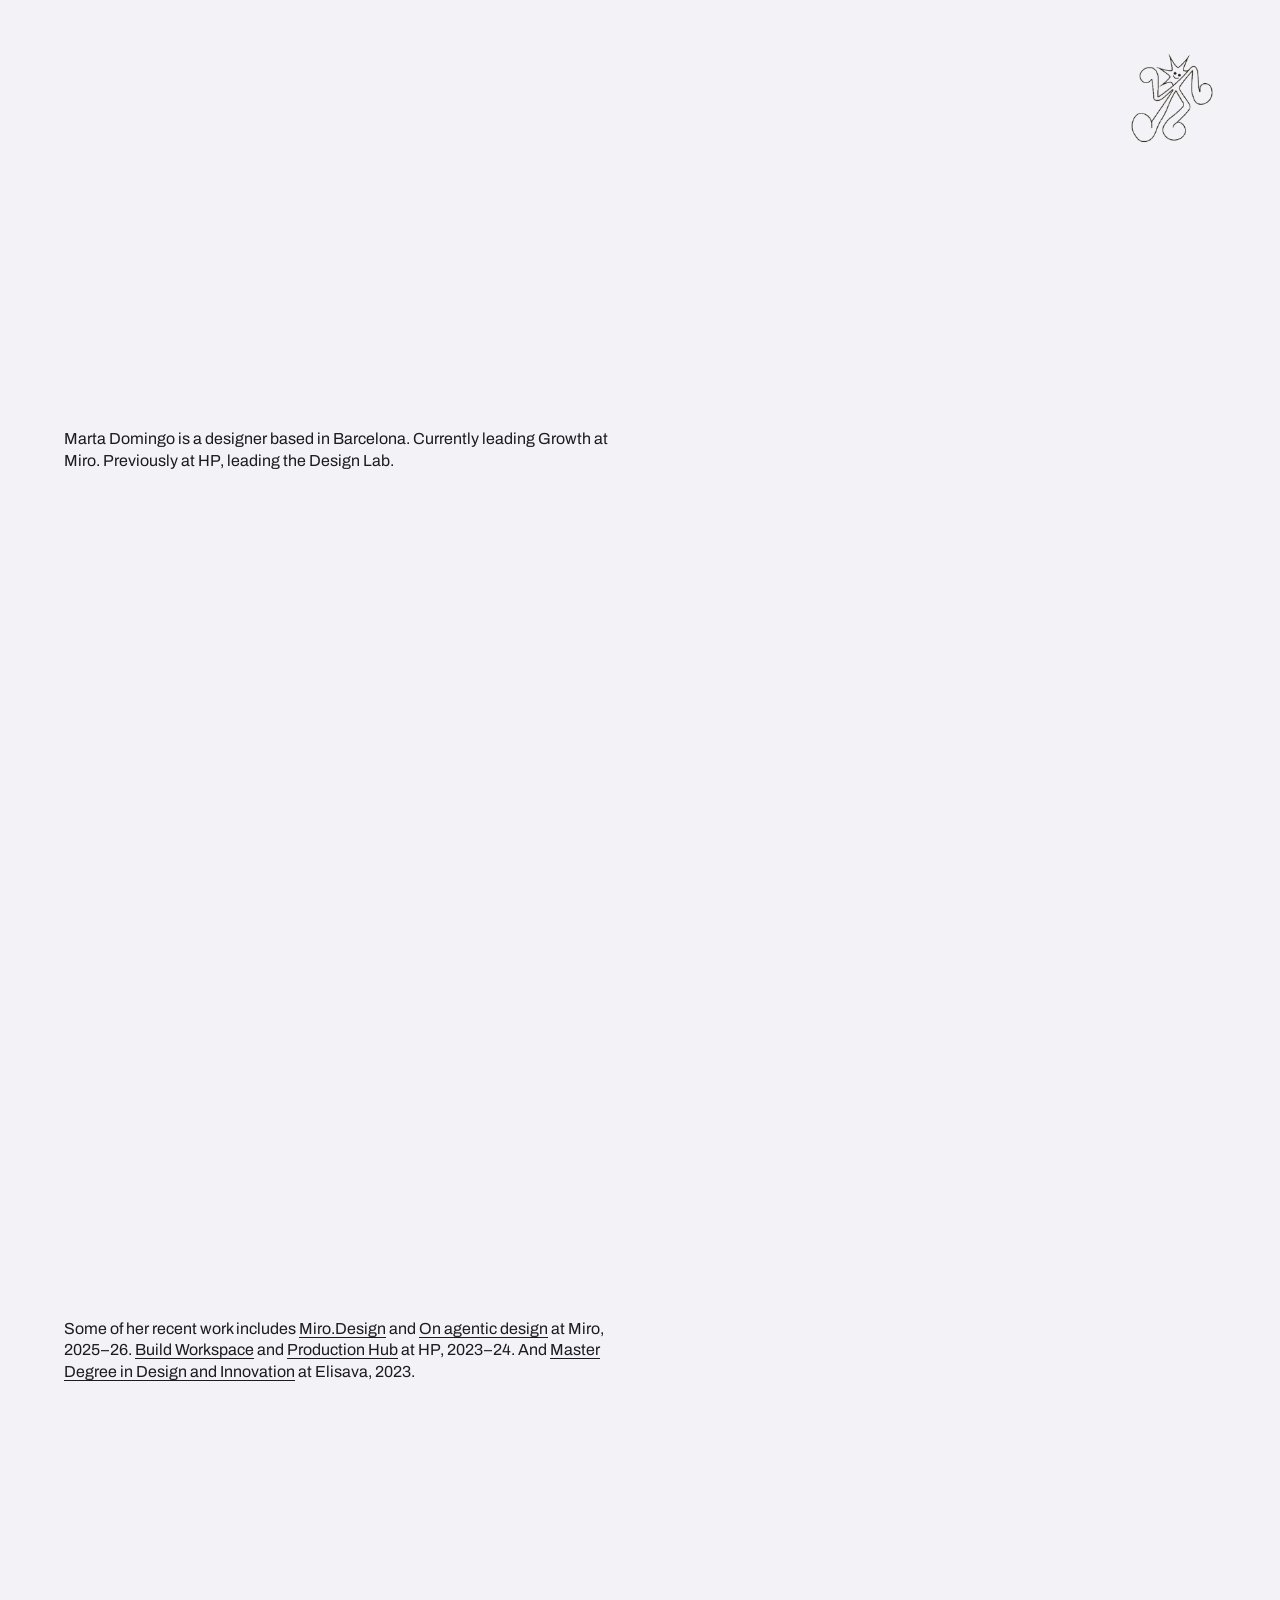
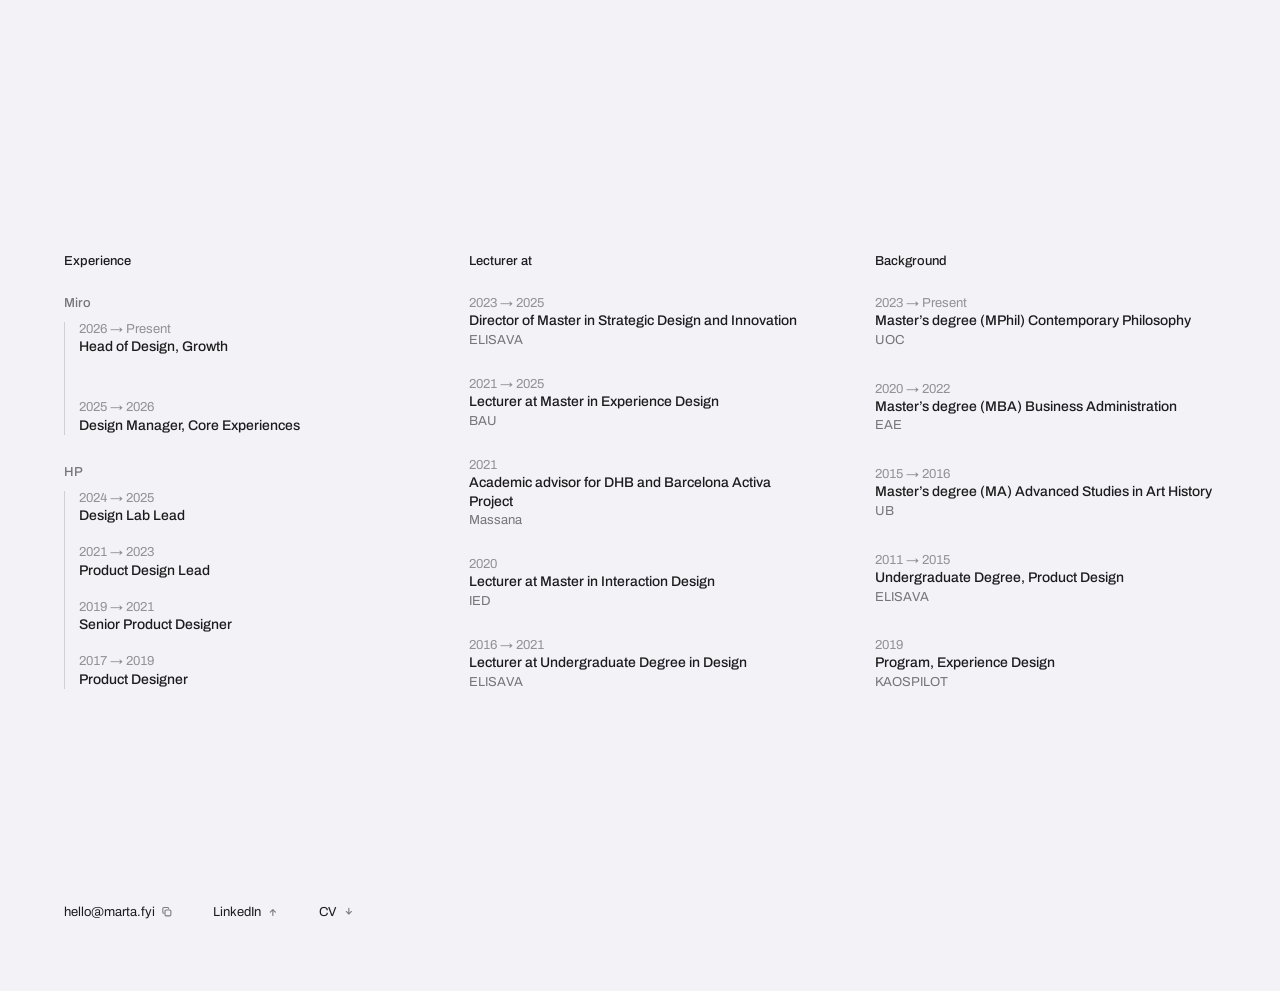
<file: index.html>
<!DOCTYPE html>
<html lang="en">
<head>
<meta charset="utf-8">
<meta name="viewport" content="width=device-width, initial-scale=1">
<title>what time is it</title>
<meta name="description" content="Marta Domingo is a designer based in Barcelona. Head of Design for Growth at Miro.">
<link rel="canonical" href="https://marta.fyi/">
<meta name="theme-color" content="#F2F2F7">
<meta property="og:type" content="website">
<meta property="og:url" content="https://marta.fyi/">
<meta property="og:title" content="Marta Domingo">
<meta property="og:description" content="Marta Domingo is a designer based in Barcelona. Head of Design for Growth at Miro.">
<meta property="og:image" content="https://marta.fyi/assets/og-card.png">
<meta property="og:image:width" content="1200">
<meta property="og:image:height" content="630">
<meta name="twitter:card" content="summary_large_image">
<link rel="icon" href="/favicon.ico" sizes="32x32">
<link rel="icon" type="image/svg+xml" href="/assets/favicon.svg">
<link rel="apple-touch-icon" sizes="180x180" href="/assets/apple-touch-icon.png">
<link rel="preconnect" href="https://fonts.googleapis.com">
<link rel="preconnect" href="https://fonts.gstatic.com" crossorigin>
<link href="https://fonts.googleapis.com/css2?family=Archivo:wght@400;500&display=swap" rel="stylesheet">
<link rel="stylesheet" href="/style.css">
</head>
<body>
  <h1 class="sr-only">Marta Domingo</h1>
  <a class="home" href="#top" aria-label="Back to top">
    <img class="spinner" src="/assets/spinner.png" alt="">
  </a>

  <section>
    <div class="col">
      <p class="lede">Marta Domingo is a designer based in Barcelona. Currently leading Growth at Miro. Previously at HP, leading the Design Lab.</p>
    </div>
  </section>

  <section>
    <div class="col">
      <p class="lede">Some of her recent work includes
        <!-- work:start -->
      <a href="/work/miro-design/">Miro.Design</a> and <a href="/work/agentic-design/">On agentic design</a> at Miro, 2025–26. <a href="/work/build-workspace/">Build Workspace</a> and <a href="/work/production-hub/">Production Hub</a> at HP, 2023–24. And <a href="/work/elisava-master/">Master Degree in Design and Innovation</a> at Elisava, 2023.
        <!-- work:end -->
      </p>
    </div>
  </section>

  <section class="vita">
    <div class="col">
      <div class="groups">

        <div class="group">
          <h2>Experience</h2>
          <ul class="entries">
            <li class="run">
              <p class="org">Miro</p>
              <ul class="roles">
                <li>
                  <p class="dates">2026 &rarr; Present</p>
                  <h3>Head of Design, Growth</h3>
                </li>
                <li>
                  <p class="dates">2025 &rarr; 2026</p>
                  <h3>Design Manager, Core Experiences</h3>
                </li>
              </ul>
            </li>
            <li class="run">
              <p class="org">HP</p>
              <ul class="roles">
                <li>
                  <p class="dates">2024 &rarr; 2025</p>
                  <h3>Design Lab Lead</h3>
                </li>
                <li>
                  <p class="dates">2021 &rarr; 2023</p>
                  <h3>Product Design Lead</h3>
                </li>
                <li>
                  <p class="dates">2019 &rarr; 2021</p>
                  <h3>Senior Product Designer</h3>
                </li>
                <li>
                  <p class="dates">2017 &rarr; 2019</p>
                  <h3>Product Designer</h3>
                </li>
              </ul>
            </li>
          </ul>
        </div>

        <div class="group">
          <h2>Lecturer at</h2>
          <ul class="entries">
            <li>
              <p class="dates">2023 &rarr; 2025</p>
              <h3>Director of Master in Strategic Design and Innovation</h3>
              <p class="sub">ELISAVA</p>
            </li>
            <li>
              <p class="dates">2021 &rarr; 2025</p>
              <h3>Lecturer at Master in Experience Design</h3>
              <p class="sub">BAU</p>
            </li>
            <li>
              <p class="dates">2021</p>
              <h3>Academic advisor for DHB and Barcelona Activa Project</h3>
              <p class="sub">Massana</p>
            </li>
            <li>
              <p class="dates">2020</p>
              <h3>Lecturer at Master in Interaction Design</h3>
              <p class="sub">IED</p>
            </li>
            <li>
              <p class="dates">2016 &rarr; 2021</p>
              <h3>Lecturer at Undergraduate Degree in Design</h3>
              <p class="sub">ELISAVA</p>
            </li>
          </ul>
        </div>

        <div class="group">
          <h2>Background</h2>
          <ul class="entries">
            <li>
              <p class="dates">2023 &rarr; Present</p>
              <h3>Master&rsquo;s degree (MPhil) Contemporary Philosophy</h3>
              <p class="sub">UOC</p>
            </li>
            <li>
              <p class="dates">2020 &rarr; 2022</p>
              <h3>Master&rsquo;s degree (MBA) Business Administration</h3>
              <p class="sub">EAE</p>
            </li>
            <li>
              <p class="dates">2015 &rarr; 2016</p>
              <h3>Master&rsquo;s degree (MA) Advanced Studies in Art History</h3>
              <p class="sub">UB</p>
            </li>
            <li>
              <p class="dates">2011 &rarr; 2015</p>
              <h3>Undergraduate Degree, Product Design</h3>
              <p class="sub">ELISAVA</p>
            </li>
            <li>
              <p class="dates">2019</p>
              <h3>Program, Experience Design</h3>
              <p class="sub">KAOSPILOT</p>
            </li>
          </ul>
        </div>

      </div>
    </div>
  </section>

  <footer>
    <button type="button" class="copy" data-clip="hello@marta.fyi">
      hello@marta.fyi
      <svg class="glyph copy-glyph" viewBox="0 0 16 16" aria-hidden="true">
        <rect x="5.5" y="5.5" width="8" height="8" rx="1.5"/>
        <path d="M10.5 3.5A1.5 1.5 0 0 0 9 2H4a1.5 1.5 0 0 0-1.5 1.5v5A1.5 1.5 0 0 0 4 10"/>
      </svg>
      <svg class="glyph done-glyph" viewBox="0 0 16 16" aria-hidden="true">
        <path d="M3 8.5 6 11.5 13 4.5"/>
      </svg>
    </button>
    <a class="out" href="https://www.linkedin.com/in/marta-domingo/" target="_blank" rel="noopener noreferrer">
      LinkedIn
      <svg class="glyph arrow-glyph" viewBox="0 0 16 16" aria-hidden="true">
        <path d="M8 13V5M4.5 8.5 8 5l3.5 3.5"/>
      </svg>
    </a>
    <a class="cv" href="/assets/marta-domingo-cv.pdf" type="application/pdf" download>
      CV
      <svg class="glyph arrow-glyph" viewBox="0 0 16 16" aria-hidden="true">
        <path d="M8 3v8M4.5 7.5 8 11l3.5-3.5"/>
      </svg>
    </a>
    <span class="sr-only" role="status" aria-live="polite"></span>
  </footer>

  <script src="/script.js" defer></script>
</body>
</html>
</file>
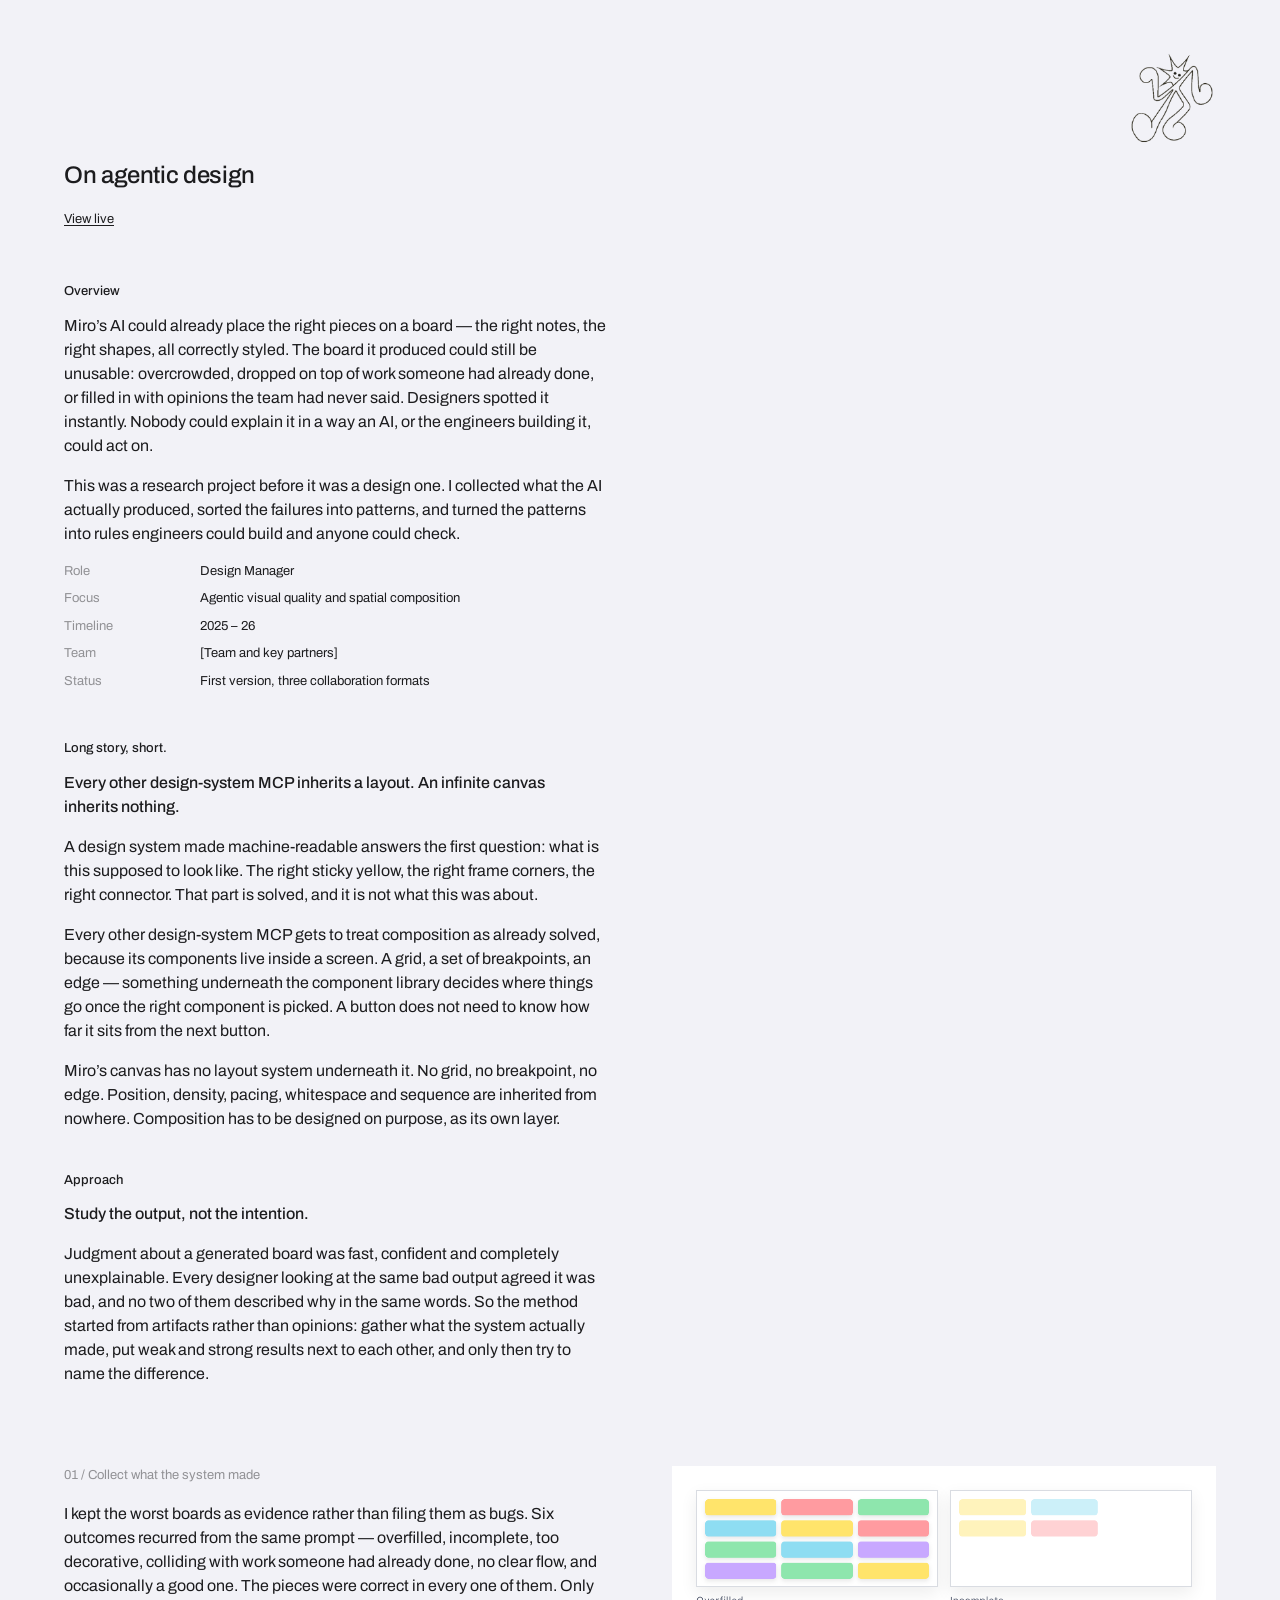
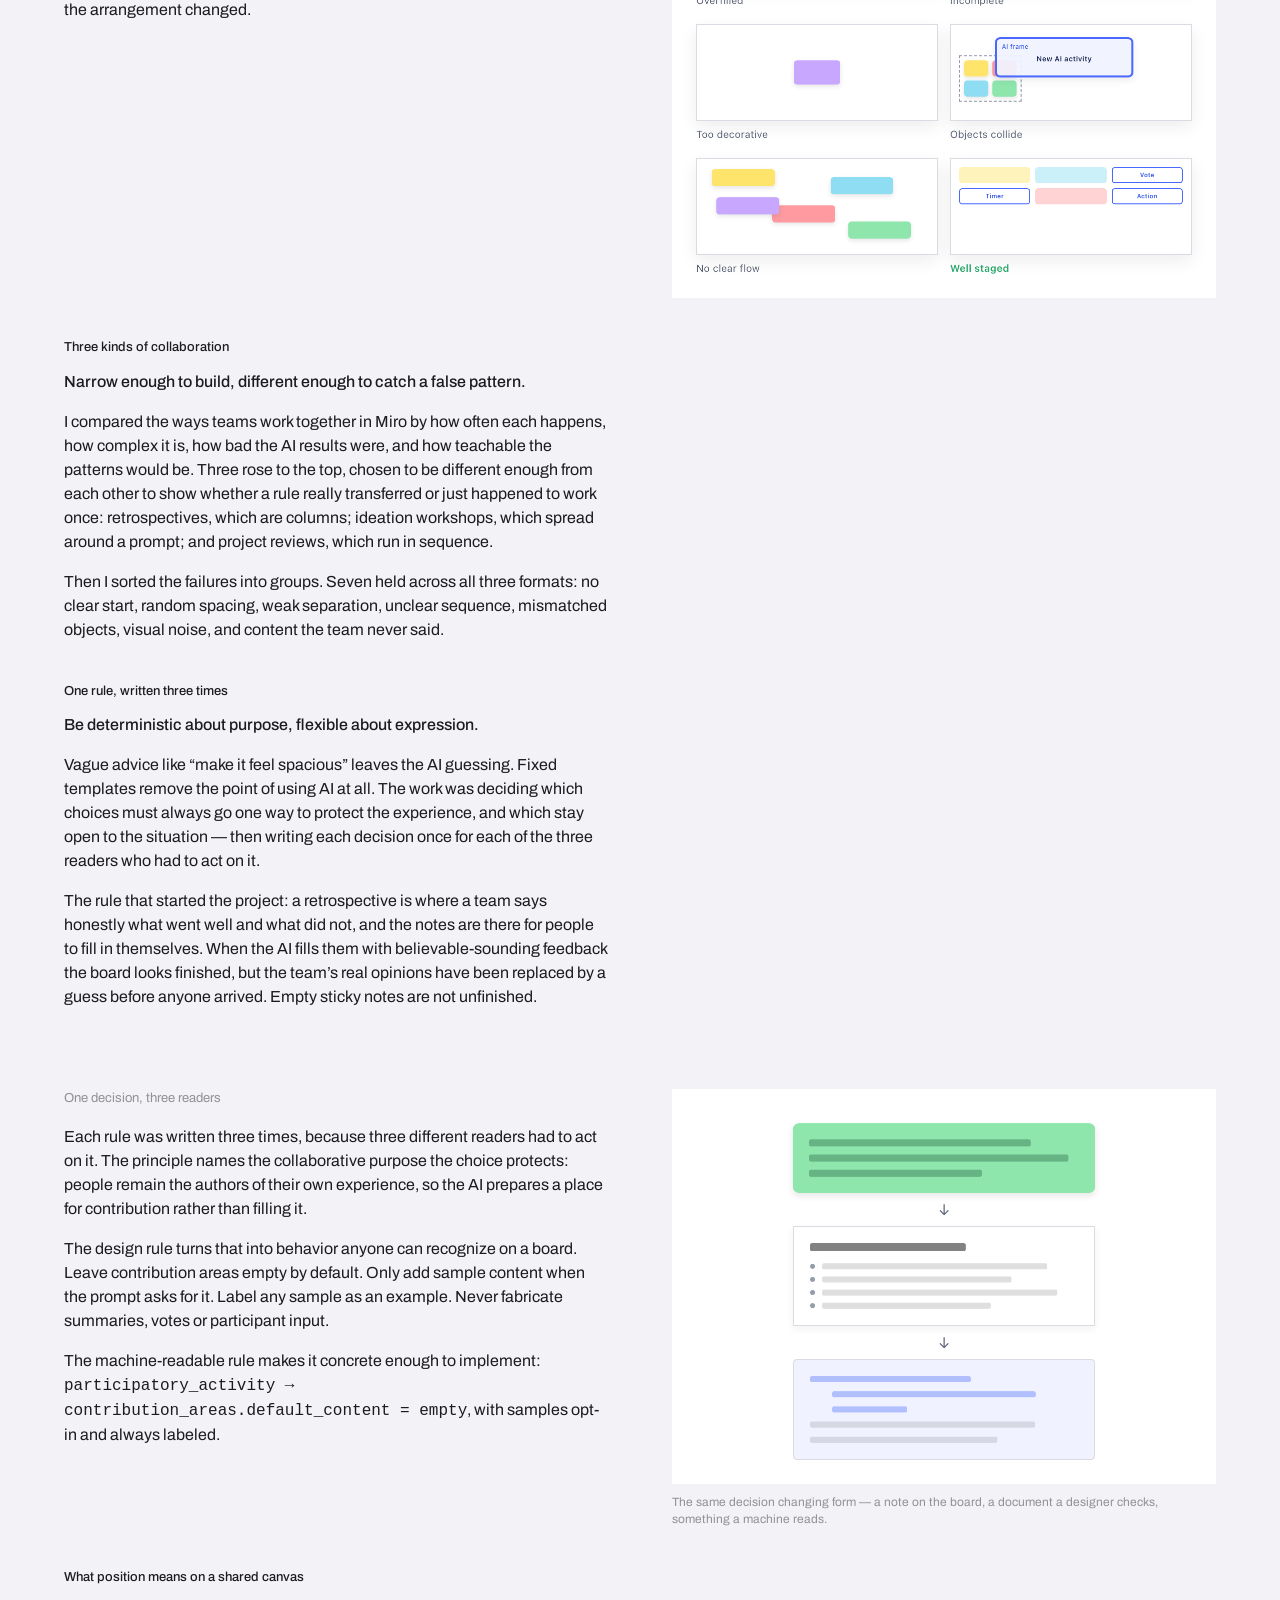
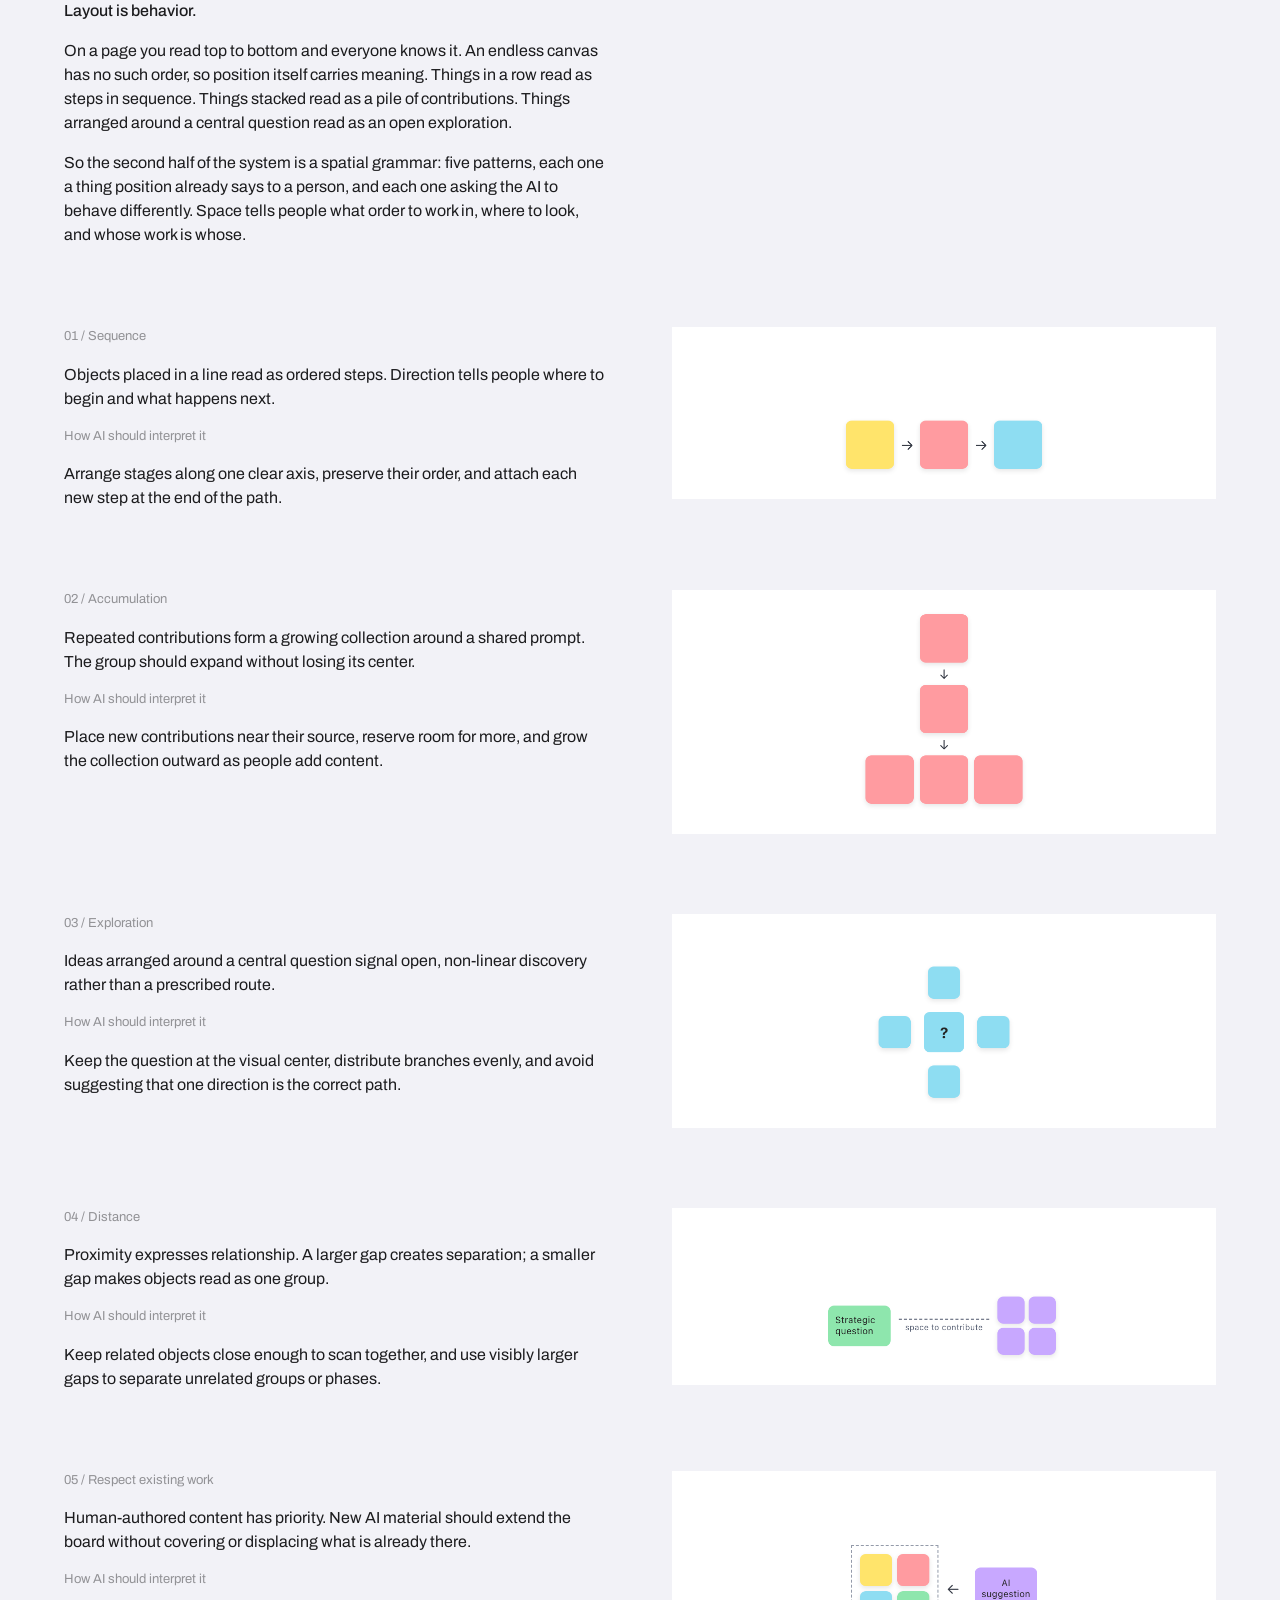
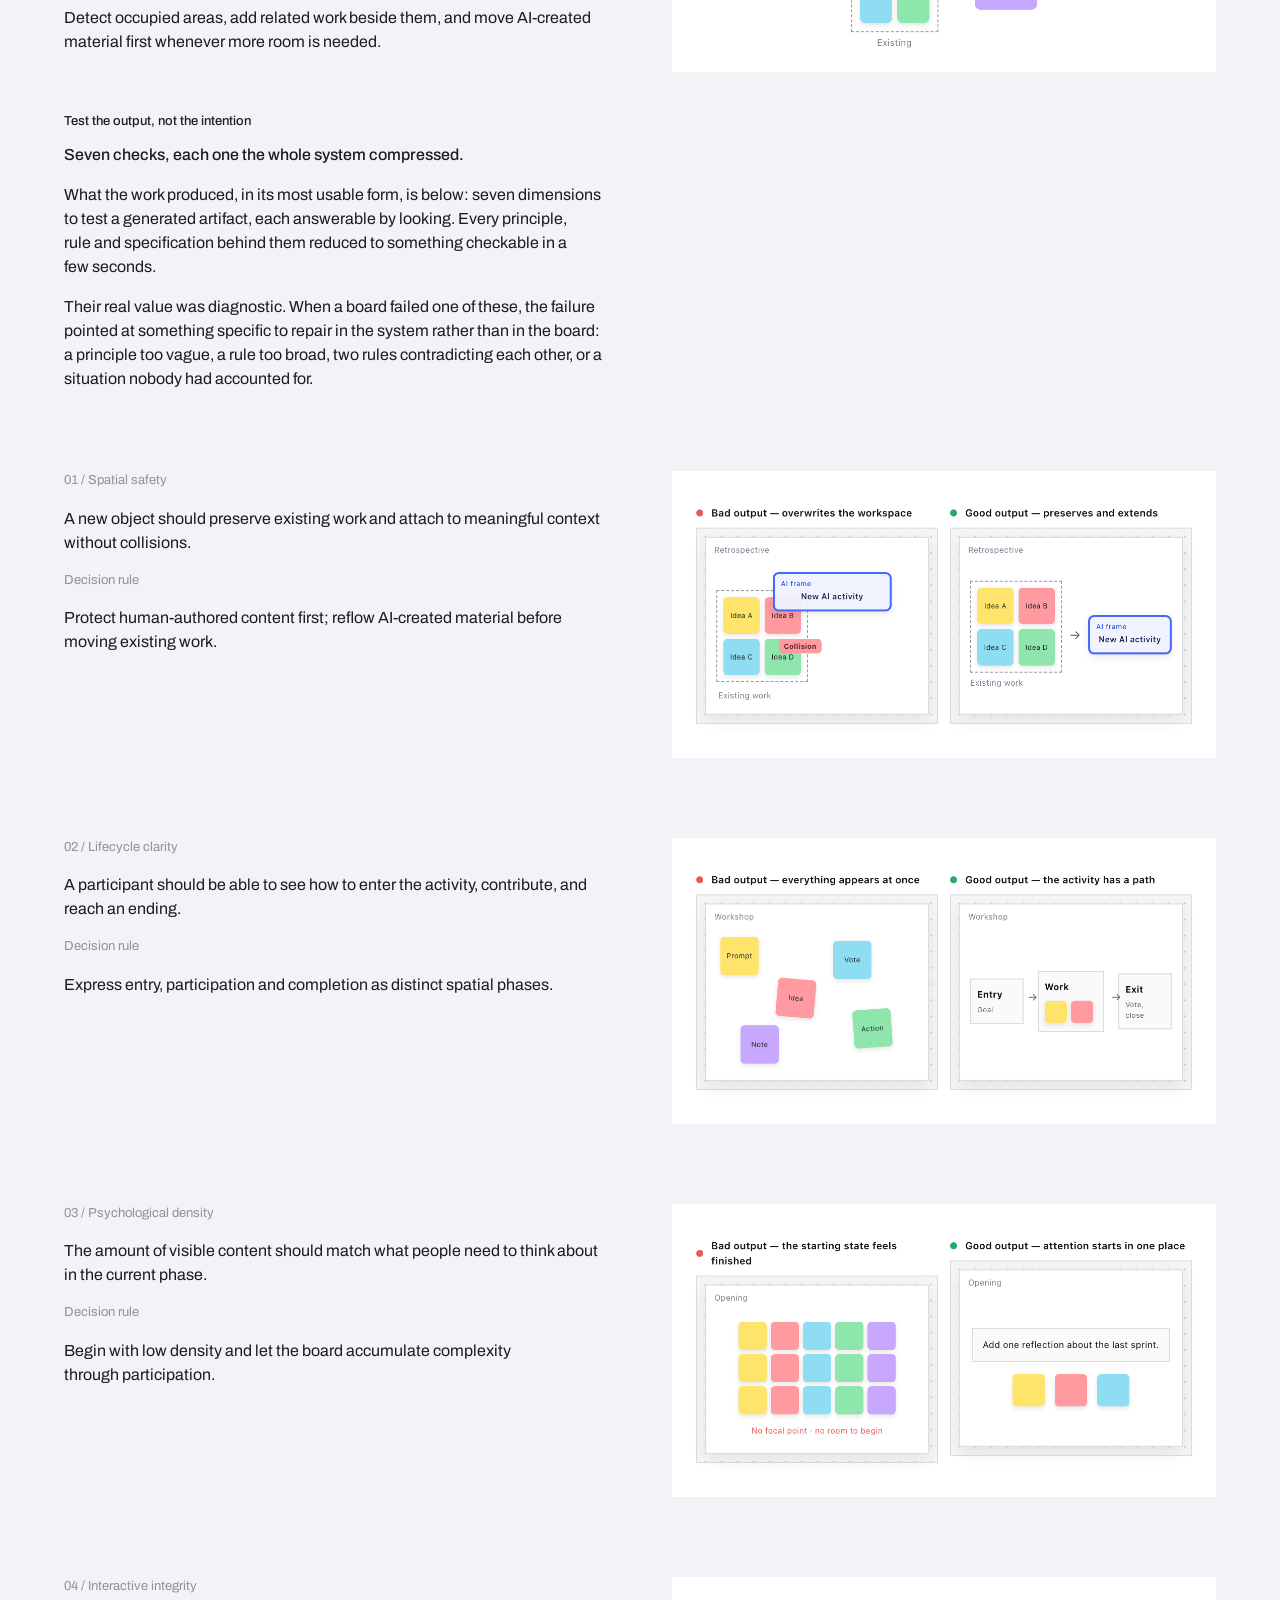
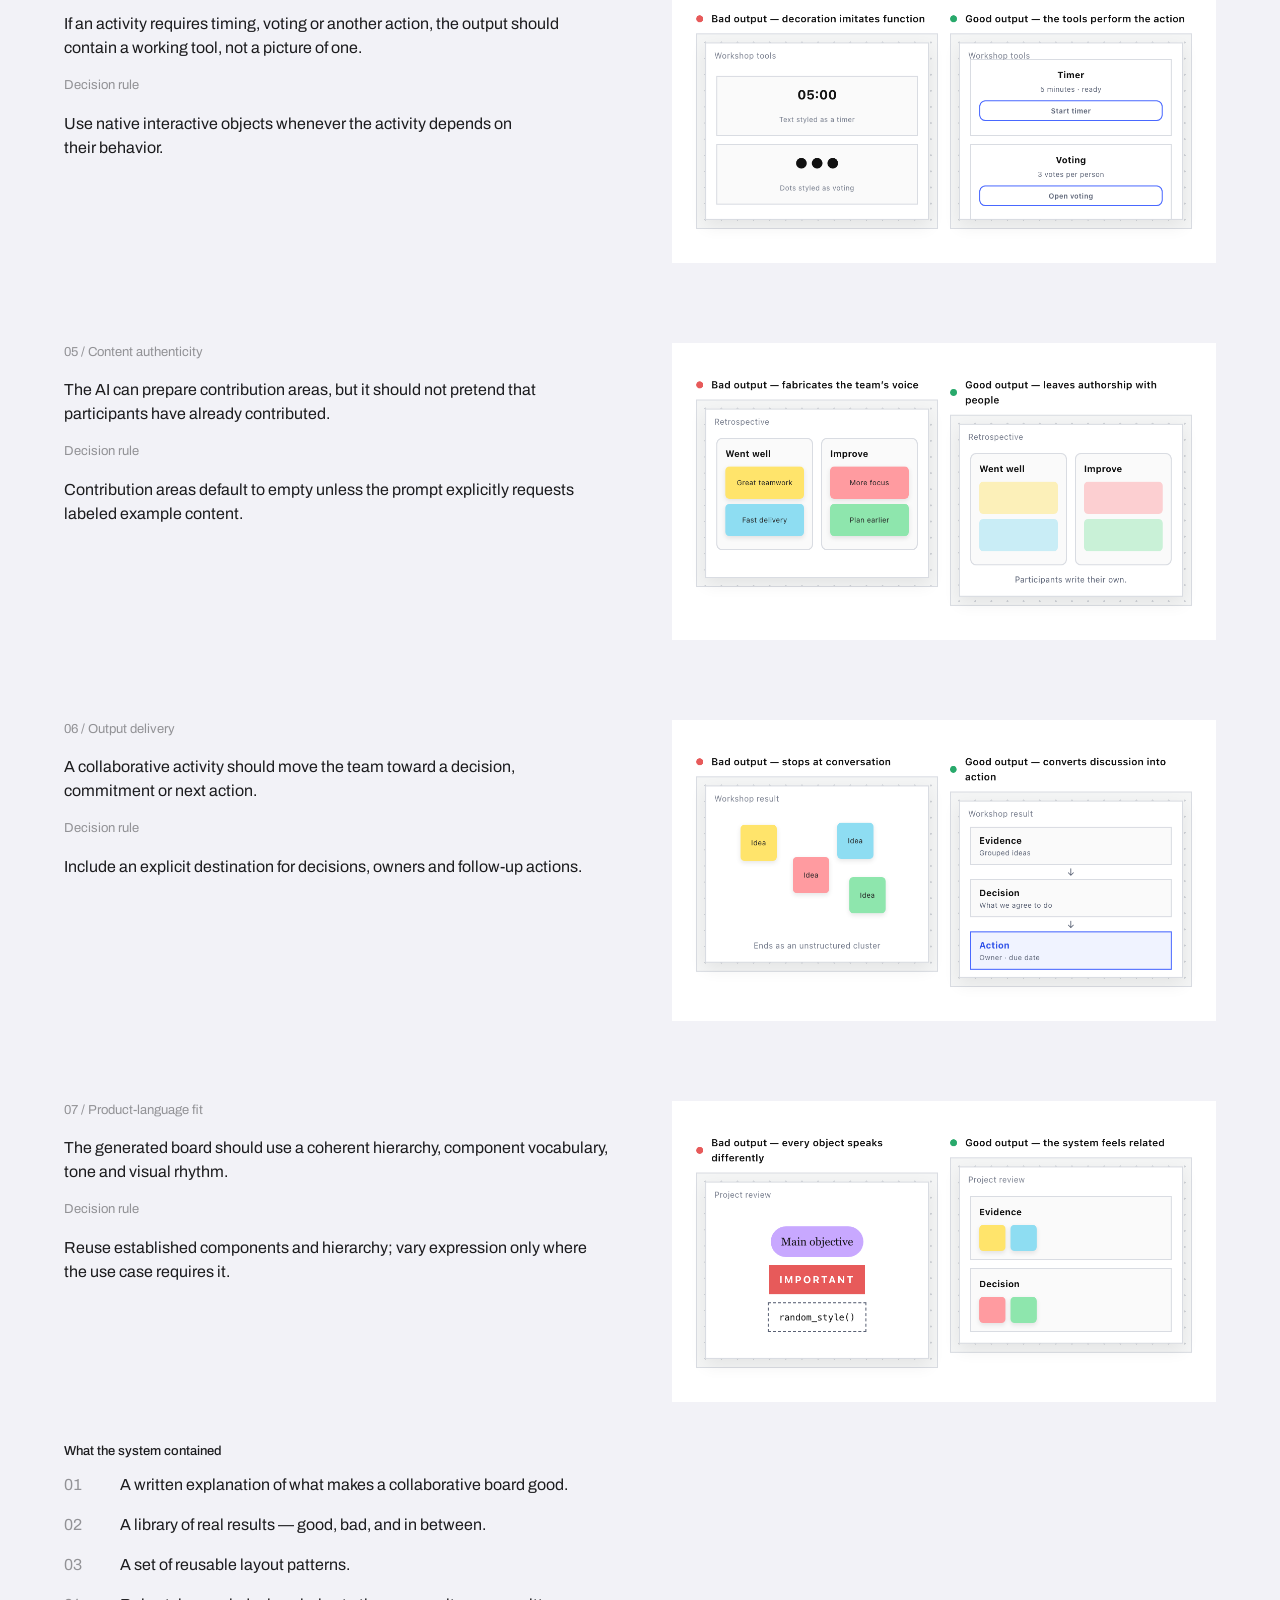
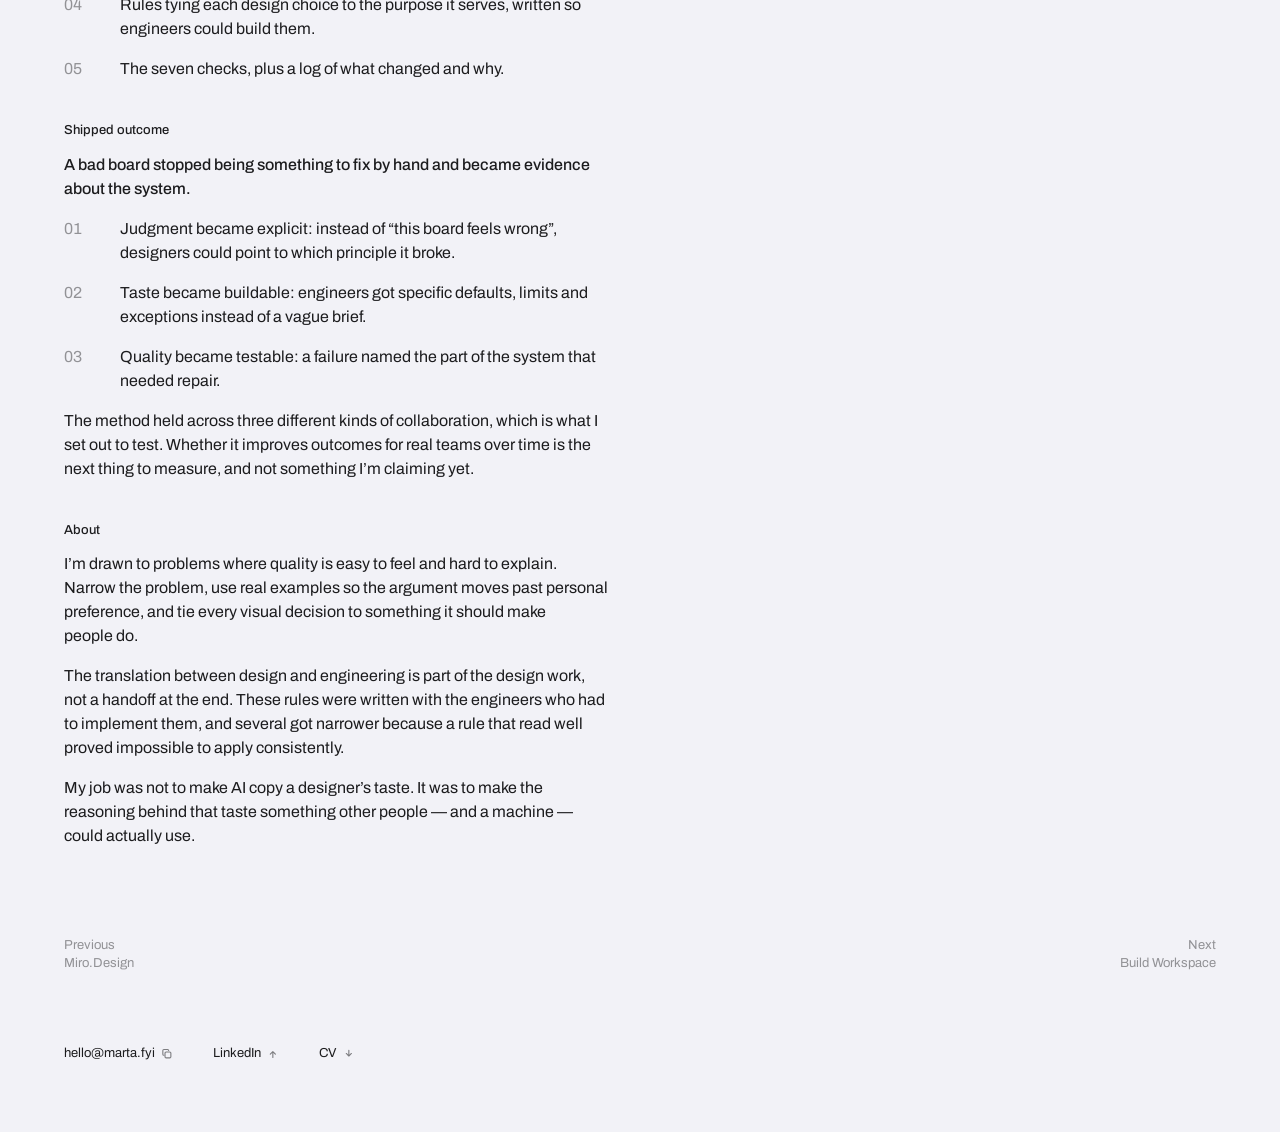
<file: work/agentic-design/index.html>
<!DOCTYPE html>
<html lang="en">
<head>
<meta charset="utf-8">
<meta name="viewport" content="width=device-width, initial-scale=1">
<title>On agentic design — Marta Domingo</title>
<meta name="description" content="On agentic design — Design Manager · Miro · 2025–26. Case study by Marta Domingo.">
<link rel="canonical" href="https://marta.fyi/work/agentic-design/">
<meta name="theme-color" content="#F2F2F7">
<meta property="og:type" content="article">
<meta property="og:url" content="https://marta.fyi/work/agentic-design/">
<meta property="og:title" content="On agentic design — Marta Domingo">
<meta property="og:description" content="On agentic design — Design Manager · Miro · 2025–26. Case study by Marta Domingo.">
<meta property="og:image" content="https://marta.fyi/assets/og-card.png">
<meta property="og:image:width" content="1200">
<meta property="og:image:height" content="630">
<meta name="twitter:card" content="summary_large_image">
<link rel="icon" href="/favicon.ico" sizes="32x32">
<link rel="icon" type="image/svg+xml" href="/assets/favicon.svg">
<link rel="apple-touch-icon" sizes="180x180" href="/assets/apple-touch-icon.png">
<link rel="preconnect" href="https://fonts.googleapis.com">
<link rel="preconnect" href="https://fonts.gstatic.com" crossorigin>
<link href="https://fonts.googleapis.com/css2?family=Archivo:wght@400;500&display=swap" rel="stylesheet">
<link rel="stylesheet" href="/style.css">
<link rel="stylesheet" href="/work/_shared/miro.css">
</head>
<body>
  <a class="home" href="/" aria-label="Home">
    <img class="spinner" src="/assets/spinner.png" alt="">
  </a>

  <main class="study">
    <h1>On agentic design</h1>
    <p class="live"><a href="https://miro.com/ai/ai-overview/" target="_blank" rel="noopener noreferrer">View live</a></p>
    <div class="body">
      <!-- On agentic design.
           Figures are authored in tools/figures/ and rendered to PNG by
           tools/build-figures.sh. Every one is 540px wide, which is what the
           right-hand column of a .pair measures, and each is drawn at that size
           rather than drawn large and scaled down.

           One reading pattern throughout: the argument is prose on the left, the
           evidence is an image on the right. No figure carries a heading, a concept
           name or a rule -- those are text, in the column beside the image. What a
           figure does carry is a label on an object inside a board, because that is
           annotation on the artifact rather than writing about it.

           .step-no is doing double duty as the small gray label above a rule. It is
           already "a short gray line introducing the block beneath it", which is
           what "How AI should interpret it" and "Decision rule" need, so this page
           adds no CSS of its own. -->

      <h2>Overview</h2>
      <p>Miro&rsquo;s AI could already place the right pieces on a board &mdash; the
      right notes, the right shapes, all correctly styled. The board it produced
      could still be unusable: overcrowded, dropped on top of work someone had
      already done, or filled in with opinions the team had never said. Designers
      spotted it instantly. Nobody could explain it in a way an AI, or the engineers
      building it, could act on.</p>
      <p>This was a research project before it was a design one. I collected what the
      AI actually produced, sorted the failures into patterns, and turned the
      patterns into rules engineers could build and anyone could check.</p>

      <dl class="details">
        <dt>Role</dt>
        <dd>Design Manager</dd>
        <dt>Focus</dt>
        <dd>Agentic visual quality and spatial composition</dd>
        <dt>Timeline</dt>
        <dd>2025 &ndash; 26</dd>
        <dt>Team</dt>
        <dd>[Team and key partners]</dd>
        <dt>Status</dt>
        <dd>First version, three collaboration formats</dd>
      </dl>

      <h2>Long story, short.</h2>
      <p class="statement">Every other design-system MCP inherits a layout. An
      infinite canvas inherits nothing.</p>
      <p>A design system made machine-readable answers the first question: what is
      this supposed to look like. The right sticky yellow, the right frame corners,
      the right connector. That part is solved, and it is not what this was about.</p>
      <p>Every other design-system MCP gets to treat composition as already solved,
      because its components live inside a screen. A grid, a set of breakpoints, an
      edge &mdash; something underneath the component library decides where things go
      once the right component is picked. A button does not need to know how far it
      sits from the next button.</p>
      <p>Miro&rsquo;s canvas has no layout system underneath it. No grid, no
      breakpoint, no edge. Position, density, pacing, whitespace and sequence are
      inherited from nowhere. Composition has to be designed on purpose, as its own
      layer.</p>

      <h2>Approach</h2>
      <p class="statement">Study the output, not the intention.</p>
      <p>Judgment about a generated board was fast, confident and completely
      unexplainable. Every designer looking at the same bad output agreed it was bad,
      and no two of them described why in the same words. So the method started from
      artifacts rather than opinions: gather what the system actually made, put weak
      and strong results next to each other, and only then try to name the
      difference.</p>

      <div class="pair">
        <div>
          <p class="step-no">01 / Collect what the system made</p>
          <p>I kept the worst boards as evidence rather than filing them as bugs. Six
          outcomes recurred from the same prompt &mdash; overfilled, incomplete, too
          decorative, colliding with work someone had already done, no clear flow, and
          occasionally a good one. The pieces were correct in every one of them. Only
          the arrangement changed.</p>
        </div>
        <figure class="shot">
          <img src="/assets/agentic-design-outcomes.png" width="1080" height="858"
               alt="Six small boards generated from one prompt: overfilled, incomplete, too decorative, objects colliding, no clear flow, and one well staged.">
        </figure>
      </div>

      <h2>Three kinds of collaboration</h2>
      <p class="statement">Narrow enough to build, different enough to catch a false
      pattern.</p>
      <p>I compared the ways teams work together in Miro by how often each happens,
      how complex it is, how bad the AI results were, and how teachable the patterns
      would be. Three rose to the top, chosen to be different enough from each other
      to show whether a rule really transferred or just happened to work once:
      retrospectives, which are columns; ideation workshops, which spread around a
      prompt; and project reviews, which run in sequence.</p>
      <p>Then I sorted the failures into groups. Seven held across all three formats:
      no clear start, random spacing, weak separation, unclear sequence, mismatched
      objects, visual noise, and content the team never said.</p>

      <h2>One rule, written three times</h2>
      <p class="statement">Be deterministic about purpose, flexible about
      expression.</p>
      <p>Vague advice like &ldquo;make it feel spacious&rdquo; leaves the AI guessing.
      Fixed templates remove the point of using AI at all. The work was deciding which
      choices must always go one way to protect the experience, and which stay open to
      the situation &mdash; then writing each decision once for each of the three
      readers who had to act on it.</p>
      <p>The rule that started the project: a retrospective is where a team says
      honestly what went well and what did not, and the notes are there for people to
      fill in themselves. When the AI fills them with believable-sounding feedback the
      board looks finished, but the team&rsquo;s real opinions have been replaced by a
      guess before anyone arrived. Empty sticky notes are not unfinished.</p>

      <div class="pair">
        <div>
          <p class="step-no">One decision, three readers</p>
          <p>Each rule was written three times, because three different readers had to
          act on it. The principle names the collaborative purpose the choice protects:
          people remain the authors of their own experience, so the AI prepares a place
          for contribution rather than filling it.</p>
          <p>The design rule turns that into behavior anyone can recognize on a board.
          Leave contribution areas empty by default. Only add sample content when the
          prompt asks for it. Label any sample as an example. Never fabricate summaries,
          votes or participant input.</p>
          <p>The machine-readable rule makes it concrete enough to implement:
          <code>participatory_activity &rarr; contribution_areas.default_content =
          empty</code>, with samples opt-in and always labeled.</p>
        </div>
        <figure class="shot">
          <img src="/assets/agentic-design-levels.png" width="1080" height="784"
               alt="Three forms of the same rule stacked in sequence: a green sticky note, then a white document, then a blue panel of code." loading="lazy">
          <figcaption>The same decision changing form &mdash; a note on the board, a document a designer checks, something a machine reads.</figcaption>
        </figure>
      </div>

      <h2>What position means on a shared canvas</h2>
      <p class="statement">Layout is behavior.</p>
      <p>On a page you read top to bottom and everyone knows it. An endless canvas has
      no such order, so position itself carries meaning. Things in a row read as steps
      in sequence. Things stacked read as a pile of contributions. Things arranged
      around a central question read as an open exploration.</p>
      <p>So the second half of the system is a spatial grammar: five patterns, each
      one a thing position already says to a person, and each one asking the AI to
      behave differently. Space tells people what order to work in, where to look, and
      whose work is whose.</p>

      <div class="pair">
        <div>
          <p class="step-no">01 / Sequence</p>
          <p>Objects placed in a line read as ordered steps. Direction tells people where to begin and what happens next.</p>
          <p class="step-no">How AI should interpret it</p>
          <p>Arrange stages along one clear axis, preserve their order, and attach each new step at the end of the path.</p>
        </div>
        <figure class="shot">
          <img src="/assets/agentic-design-concept-01.png" width="1080" height="516"
               alt="Diagram of the sequence pattern: Three notes in a row, linked by arrows." loading="lazy">
        </figure>
      </div>
      <div class="pair">
        <div>
          <p class="step-no">02 / Accumulation</p>
          <p>Repeated contributions form a growing collection around a shared prompt. The group should expand without losing its center.</p>
          <p class="step-no">How AI should interpret it</p>
          <p>Place new contributions near their source, reserve room for more, and grow the collection outward as people add content.</p>
        </div>
        <figure class="shot">
          <img src="/assets/agentic-design-concept-02.png" width="1080" height="516"
               alt="Diagram of the accumulation pattern: Notes gathering downward into a cluster." loading="lazy">
        </figure>
      </div>
      <div class="pair">
        <div>
          <p class="step-no">03 / Exploration</p>
          <p>Ideas arranged around a central question signal open, non-linear discovery rather than a prescribed route.</p>
          <p class="step-no">How AI should interpret it</p>
          <p>Keep the question at the visual center, distribute branches evenly, and avoid suggesting that one direction is the correct path.</p>
        </div>
        <figure class="shot">
          <img src="/assets/agentic-design-concept-03.png" width="1080" height="516"
               alt="Diagram of the exploration pattern: Four notes evenly placed around a question at the center." loading="lazy">
        </figure>
      </div>
      <div class="pair">
        <div>
          <p class="step-no">04 / Distance</p>
          <p>Proximity expresses relationship. A larger gap creates separation; a smaller gap makes objects read as one group.</p>
          <p class="step-no">How AI should interpret it</p>
          <p>Keep related objects close enough to scan together, and use visibly larger gaps to separate unrelated groups or phases.</p>
        </div>
        <figure class="shot">
          <img src="/assets/agentic-design-concept-04.png" width="1080" height="516"
               alt="Diagram of the distance pattern: A question and a cluster of notes held apart by a measured gap." loading="lazy">
        </figure>
      </div>
      <div class="pair">
        <div>
          <p class="step-no">05 / Respect existing work</p>
          <p>Human-authored content has priority. New AI material should extend the board without covering or displacing what is already there.</p>
          <p class="step-no">How AI should interpret it</p>
          <p>Detect occupied areas, add related work beside them, and move AI-created material first whenever more room is needed.</p>
        </div>
        <figure class="shot">
          <img src="/assets/agentic-design-concept-05.png" width="1080" height="516"
               alt="Diagram of the respect existing work pattern: A fenced cluster of existing notes, with an AI suggestion arriving beside it." loading="lazy">
        </figure>
      </div>

      <h2>Test the output, not the intention</h2>
      <p class="statement">Seven checks, each one the whole system compressed.</p>
      <p>What the work produced, in its most usable form, is below: seven dimensions
      to test a generated artifact, each answerable by looking. Every principle, rule
      and specification behind them reduced to something checkable in a few
      seconds.</p>
      <p>Their real value was diagnostic. When a board failed one of these, the
      failure pointed at something specific to repair in the system rather than in the
      board: a principle too vague, a rule too broad, two rules contradicting each
      other, or a situation nobody had accounted for.</p>

      <div class="pair">
        <div>
          <p class="step-no">01 / Spatial safety</p>
          <p>A new object should preserve existing work and attach to meaningful context without collisions.</p>
          <p class="step-no">Decision rule</p>
          <p>Protect human-authored content first; reflow AI-created material before moving existing work.</p>
        </div>
        <figure class="shot">
          <img src="/assets/agentic-design-check-01.png" width="1080" height="568"
               alt="Check 01: an AI frame dropped across a fenced cluster of four notes with a collision tag, beside the same frame placed in clear space next to it." loading="lazy">
        </figure>
      </div>
      <div class="pair">
        <div>
          <p class="step-no">02 / Lifecycle clarity</p>
          <p>A participant should be able to see how to enter the activity, contribute, and reach an ending.</p>
          <p class="step-no">Decision rule</p>
          <p>Express entry, participation and completion as distinct spatial phases.</p>
        </div>
        <figure class="shot">
          <img src="/assets/agentic-design-check-02.png" width="1080" height="568"
               alt="Check 02: five notes scattered at angles, beside three zones labeled entry, work and exit with arrows between them." loading="lazy">
        </figure>
      </div>
      <div class="pair">
        <div>
          <p class="step-no">03 / Psychological density</p>
          <p>The amount of visible content should match what people need to think about in the current phase.</p>
          <p class="step-no">Decision rule</p>
          <p>Begin with low density and let the board accumulate complexity through participation.</p>
        </div>
        <figure class="shot">
          <img src="/assets/agentic-design-check-03.png" width="1080" height="582"
               alt="Check 03: a grid of fifteen notes filling the frame, beside a single prompt with three notes under it." loading="lazy">
        </figure>
      </div>
      <div class="pair">
        <div>
          <p class="step-no">04 / Interactive integrity</p>
          <p>If an activity requires timing, voting or another action, the output should contain a working tool, not a picture of one.</p>
          <p class="step-no">Decision rule</p>
          <p>Use native interactive objects whenever the activity depends on their behavior.</p>
        </div>
        <figure class="shot">
          <img src="/assets/agentic-design-check-04.png" width="1080" height="568"
               alt="Check 04: two flat panels imitating a timer and a vote, beside two real tools with blue action buttons." loading="lazy">
        </figure>
      </div>
      <div class="pair">
        <div>
          <p class="step-no">05 / Content authenticity</p>
          <p>The AI can prepare contribution areas, but it should not pretend that participants have already contributed.</p>
          <p class="step-no">Decision rule</p>
          <p>Contribution areas default to empty unless the prompt explicitly requests labeled example content.</p>
        </div>
        <figure class="shot">
          <img src="/assets/agentic-design-check-05.png" width="1080" height="589"
               alt="Check 05: two retrospective columns filled with written notes, beside the same columns holding empty ones." loading="lazy">
        </figure>
      </div>
      <div class="pair">
        <div>
          <p class="step-no">06 / Output delivery</p>
          <p>A collaborative activity should move the team toward a decision, commitment or next action.</p>
          <p class="step-no">Decision rule</p>
          <p>Include an explicit destination for decisions, owners and follow-up actions.</p>
        </div>
        <figure class="shot">
          <img src="/assets/agentic-design-check-06.png" width="1080" height="598"
               alt="Check 06: four ideas floating unstructured, beside a path from evidence to decision to a blue-framed action." loading="lazy">
        </figure>
      </div>
      <div class="pair">
        <div>
          <p class="step-no">07 / Product-language fit</p>
          <p>The generated board should use a coherent hierarchy, component vocabulary, tone and visual rhythm.</p>
          <p class="step-no">Decision rule</p>
          <p>Reuse established components and hierarchy; vary expression only where the use case requires it.</p>
        </div>
        <figure class="shot">
          <img src="/assets/agentic-design-check-07.png" width="1080" height="598"
               alt="Check 07: three objects in three unrelated styles, beside two matching panels built from the same components." loading="lazy">
        </figure>
      </div>

      <h2>What the system contained</h2>
      <ol class="outcome">
        <li>A written explanation of what makes a collaborative board good.</li>
        <li>A library of real results &mdash; good, bad, and in between.</li>
        <li>A set of reusable layout patterns.</li>
        <li>Rules tying each design choice to the purpose it serves, written so
        engineers could build them.</li>
        <li>The seven checks, plus a log of what changed and why.</li>
      </ol>

      <h2>Shipped outcome</h2>
      <p class="statement">A bad board stopped being something to fix by hand and
      became evidence about the system.</p>
      <ol class="outcome">
        <li>Judgment became explicit: instead of &ldquo;this board feels wrong&rdquo;,
        designers could point to which principle it broke.</li>
        <li>Taste became buildable: engineers got specific defaults, limits and
        exceptions instead of a vague brief.</li>
        <li>Quality became testable: a failure named the part of the system that
        needed repair.</li>
      </ol>
      <p>The method held across three different kinds of collaboration, which is what
      I set out to test. Whether it improves outcomes for real teams over time is the
      next thing to measure, and not something I&rsquo;m claiming yet.</p>

      <h2>About</h2>
      <p>I&rsquo;m drawn to problems where quality is easy to feel and hard to
      explain. Narrow the problem, use real examples so the argument moves past
      personal preference, and tie every visual decision to something it should make
      people do.</p>
      <p>The translation between design and engineering is part of the design work,
      not a handoff at the end. These rules were written with the engineers who had to
      implement them, and several got narrower because a rule that read well proved
      impossible to apply consistently.</p>
      <p>My job was not to make AI copy a designer&rsquo;s taste. It was to make the
      reasoning behind that taste something other people &mdash; and a machine &mdash;
      could actually use.</p>
    </div>
  </main>

  <nav class="pager">
    <a class="prev" href="/work/miro-design/"><span>Previous</span><span class="title">Miro.Design</span></a>
    <a class="next" href="/work/build-workspace/"><span>Next</span><span class="title">Build Workspace</span></a>
  </nav>

  <footer>
    <button type="button" class="copy" data-clip="hello@marta.fyi">
      hello@marta.fyi
      <svg class="glyph copy-glyph" viewBox="0 0 16 16" aria-hidden="true">
        <rect x="5.5" y="5.5" width="8" height="8" rx="1.5"/>
        <path d="M10.5 3.5A1.5 1.5 0 0 0 9 2H4a1.5 1.5 0 0 0-1.5 1.5v5A1.5 1.5 0 0 0 4 10"/>
      </svg>
      <svg class="glyph done-glyph" viewBox="0 0 16 16" aria-hidden="true">
        <path d="M3 8.5 6 11.5 13 4.5"/>
      </svg>
    </button>
    <a class="out" href="https://www.linkedin.com/in/marta-domingo/" target="_blank" rel="noopener noreferrer">
      LinkedIn
      <svg class="glyph arrow-glyph" viewBox="0 0 16 16" aria-hidden="true">
        <path d="M8 13V5M4.5 8.5 8 5l3.5 3.5"/>
      </svg>
    </a>
    <a class="cv" href="/assets/marta-domingo-cv.pdf" type="application/pdf" download>
      CV
      <svg class="glyph arrow-glyph" viewBox="0 0 16 16" aria-hidden="true">
        <path d="M8 3v8M4.5 7.5 8 11l3.5-3.5"/>
      </svg>
    </a>
    <span class="sr-only" role="status" aria-live="polite"></span>
  </footer>

  <script src="/script.js" defer></script>
</body>
</html>
</file>
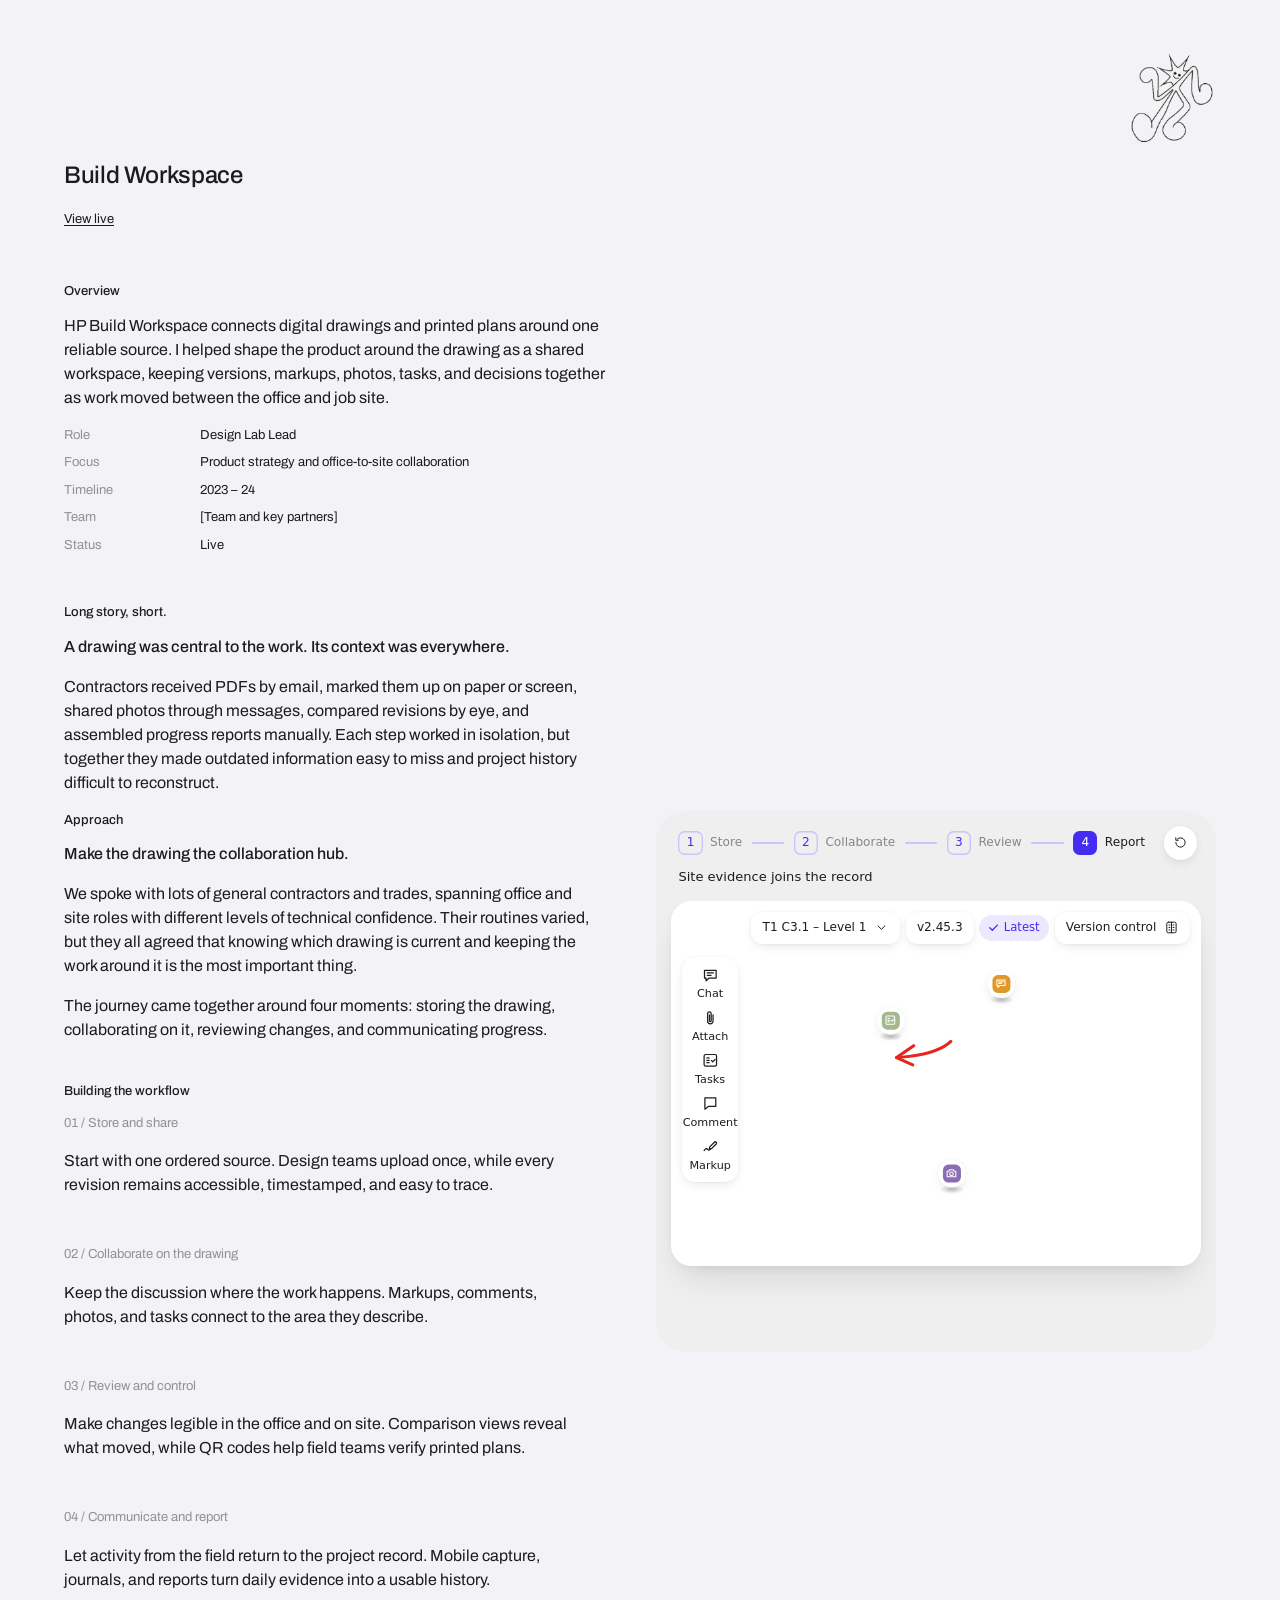
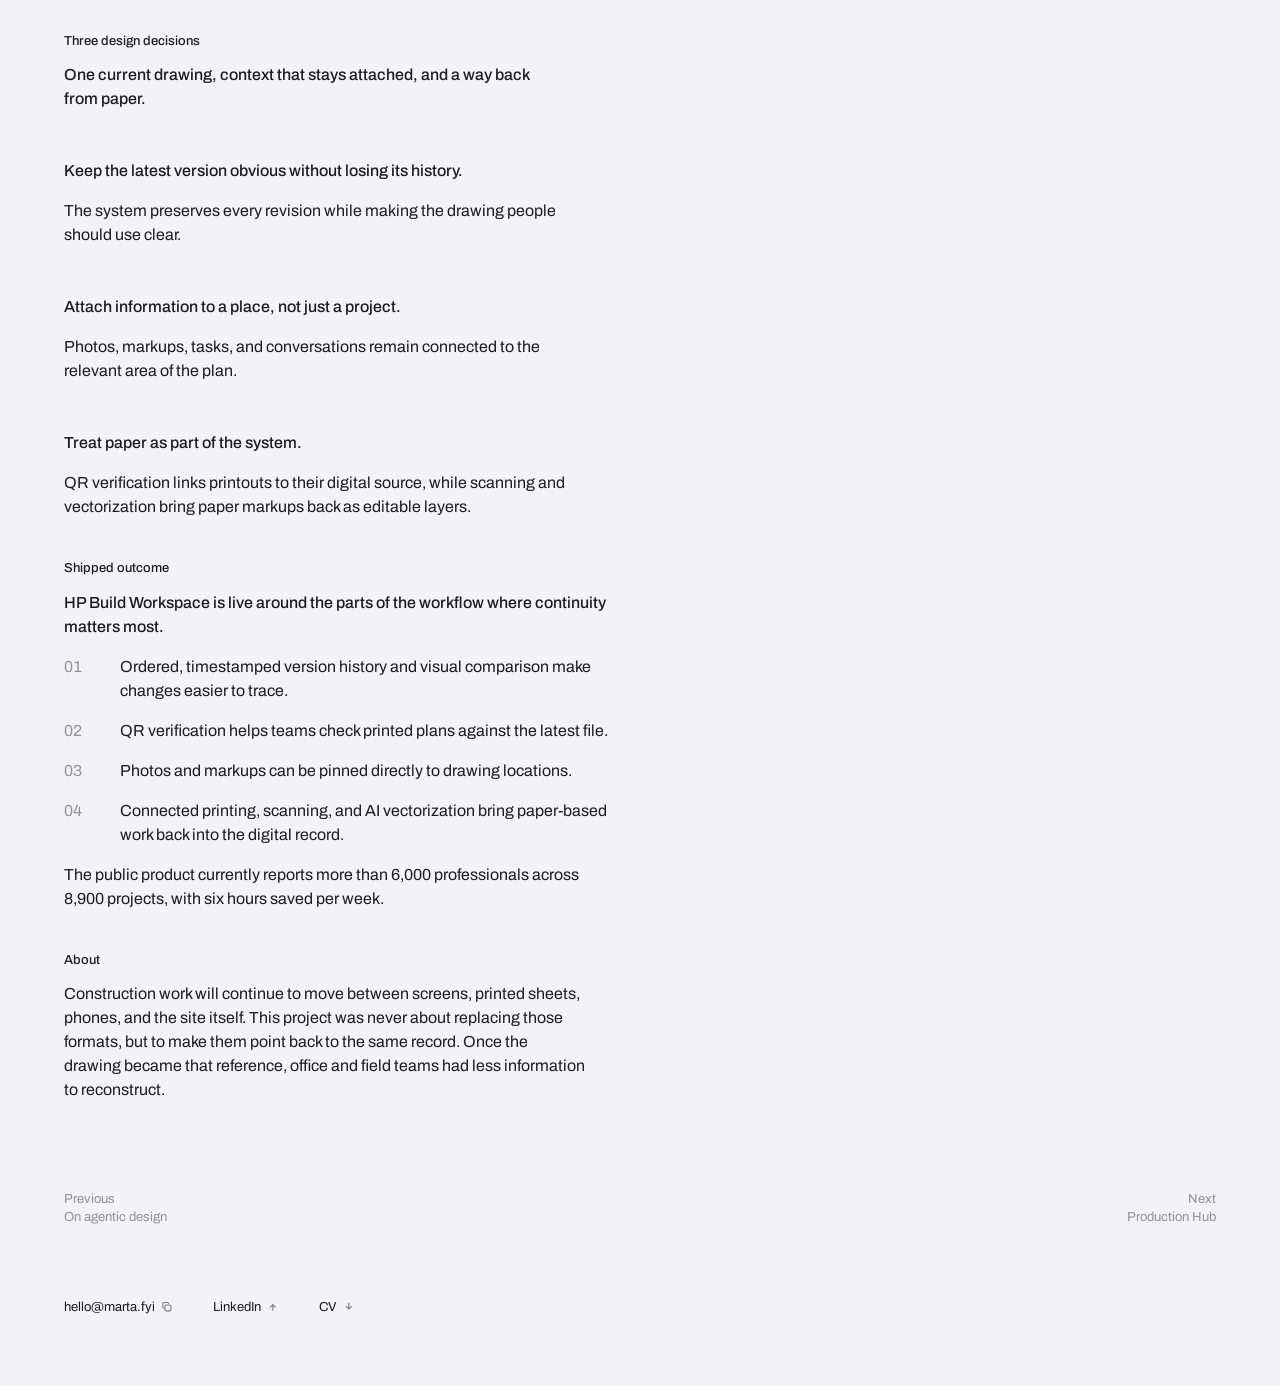
<file: work/build-workspace/index.html>
<!DOCTYPE html>
<html lang="en">
<head>
<meta charset="utf-8">
<meta name="viewport" content="width=device-width, initial-scale=1">
<title>Build Workspace — Marta Domingo</title>
<meta name="description" content="Build Workspace — Design Lab Lead · HP · 2023–24. Case study by Marta Domingo.">
<link rel="canonical" href="https://marta.fyi/work/build-workspace/">
<meta name="theme-color" content="#F2F2F7">
<meta property="og:type" content="article">
<meta property="og:url" content="https://marta.fyi/work/build-workspace/">
<meta property="og:title" content="Build Workspace — Marta Domingo">
<meta property="og:description" content="Build Workspace — Design Lab Lead · HP · 2023–24. Case study by Marta Domingo.">
<meta property="og:image" content="https://marta.fyi/assets/og-card.png">
<meta property="og:image:width" content="1200">
<meta property="og:image:height" content="630">
<meta name="twitter:card" content="summary_large_image">
<link rel="icon" href="/favicon.ico" sizes="32x32">
<link rel="icon" type="image/svg+xml" href="/assets/favicon.svg">
<link rel="apple-touch-icon" sizes="180x180" href="/assets/apple-touch-icon.png">
<link rel="preconnect" href="https://fonts.googleapis.com">
<link rel="preconnect" href="https://fonts.gstatic.com" crossorigin>
<link href="https://fonts.googleapis.com/css2?family=Archivo:wght@400;500&display=swap" rel="stylesheet">
<link rel="stylesheet" href="/style.css">
<link rel="stylesheet" href="/work/_shared/promo.css">
<script src="/work/_shared/promo.js" defer></script>
<link rel="stylesheet" href="/work/build-workspace/page.css">
<script src="/work/build-workspace/page.js" defer></script>
</head>
<body>
  <a class="home" href="/" aria-label="Home">
    <img class="spinner" src="/assets/spinner.png" alt="">
  </a>

  <main class="study">
    <h1>Build Workspace</h1>
    <p class="live"><a href="https://build.hp.com/landing" target="_blank" rel="noopener noreferrer">View live</a></p>
    <div class="body">
      <h2>Overview</h2>
      <p>HP Build Workspace connects digital drawings and printed plans around one
      reliable source. I helped shape the product around the drawing as a shared
      workspace, keeping versions, markups, photos, tasks, and decisions together as
      work moved between the office and job site.</p>

      <dl class="details">
        <dt>Role</dt>
        <dd>Design Lab Lead</dd>
        <dt>Focus</dt>
        <dd>Product strategy and office-to-site collaboration</dd>
        <dt>Timeline</dt>
        <dd>2023 &ndash; 24</dd>
        <dt>Team</dt>
        <dd>[Team and key partners]</dd>
        <dt>Status</dt>
        <dd>Live</dd>
      </dl>

      <h2>Long story, short.</h2>
      <p class="statement">A drawing was central to the work. Its context was
      everywhere.</p>
      <p>Contractors received PDFs by email, marked them up on paper or screen, shared
      photos through messages, compared revisions by eye, and assembled progress
      reports manually. Each step worked in isolation, but together they made outdated
      information easy to miss and project history difficult to reconstruct.</p>

      <div class="pmr">
      <aside class="pmr__vis" aria-label="One drawing, T1 C3.1 – Level 1, collecting the work around it"></aside>
      <div class="pmr__prose">
      <h2>Approach</h2>
      <p class="statement">Make the drawing the collaboration hub.</p>
      <p>We spoke with lots of general contractors and trades, spanning office and site
      roles with different levels of technical confidence. Their routines varied, but
      they all agreed that knowing which drawing is current and keeping the work
      around it is the most important thing.</p>
      <p>The journey came together around four moments: storing the drawing,
      collaborating on it, reviewing changes, and communicating progress.</p>

      <h2>Building the workflow</h2>

      <p class="step-no bw-step">01 / Store and share</p>
      <p>Start with one ordered source. Design teams upload once, while every
      revision remains accessible, timestamped, and easy to trace.</p>

      <p class="step-no bw-step">02 / Collaborate on the drawing</p>
      <p>Keep the discussion where the work happens. Markups, comments, photos, and
      tasks connect to the area they describe.</p>

      <p class="step-no bw-step">03 / Review and control</p>
      <p>Make changes legible in the office and on site. Comparison views reveal
      what moved, while QR codes help field teams verify printed plans.</p>

      <p class="step-no bw-step">04 / Communicate and report</p>
      <p>Let activity from the field return to the project record. Mobile capture,
      journals, and reports turn daily evidence into a usable history.</p>

      <h2>Three design decisions</h2>
      <p class="statement">One current drawing, context that stays attached, and a way
      back from paper.</p>

      <p class="statement bw-dec">Keep the latest version obvious without losing its
      history.</p>
      <p>The system preserves every revision while making the drawing people should
      use clear.</p>

      <p class="statement bw-dec">Attach information to a place, not just a project.</p>
      <p>Photos, markups, tasks, and conversations remain connected to the relevant
      area of the plan.</p>

      <p class="statement bw-dec">Treat paper as part of the system.</p>
      <p>QR verification links printouts to their digital source, while scanning and
      vectorization bring paper markups back as editable layers.</p>
      </div>
      </div>

      <h2>Shipped outcome</h2>
      <p class="statement">HP Build Workspace is live around the parts of the workflow
      where continuity matters most.</p>
      <ol class="outcome">
        <li>Ordered, timestamped version history and visual comparison make changes
        easier to trace.</li>
        <li>QR verification helps teams check printed plans against the latest
        file.</li>
        <li>Photos and markups can be pinned directly to drawing locations.</li>
        <li>Connected printing, scanning, and AI vectorization bring paper-based work
        back into the digital record.</li>
      </ol>
      <p>The public product currently reports more than 6,000 professionals across
      8,900 projects, with six hours saved per week.</p>

      <h2>About</h2>
      <p>Construction work will continue to move between screens, printed sheets,
      phones, and the site itself. This project was never about replacing those
      formats, but to make them point back to the same record. Once the drawing became
      that reference, office and field teams had less information to
      reconstruct.</p>
    </div>
  </main>

  <nav class="pager">
    <a class="prev" href="/work/agentic-design/"><span>Previous</span><span class="title">On agentic design</span></a>
    <a class="next" href="/work/production-hub/"><span>Next</span><span class="title">Production Hub</span></a>
  </nav>

  <footer>
    <button type="button" class="copy" data-clip="hello@marta.fyi">
      hello@marta.fyi
      <svg class="glyph copy-glyph" viewBox="0 0 16 16" aria-hidden="true">
        <rect x="5.5" y="5.5" width="8" height="8" rx="1.5"/>
        <path d="M10.5 3.5A1.5 1.5 0 0 0 9 2H4a1.5 1.5 0 0 0-1.5 1.5v5A1.5 1.5 0 0 0 4 10"/>
      </svg>
      <svg class="glyph done-glyph" viewBox="0 0 16 16" aria-hidden="true">
        <path d="M3 8.5 6 11.5 13 4.5"/>
      </svg>
    </button>
    <a class="out" href="https://www.linkedin.com/in/marta-domingo/" target="_blank" rel="noopener noreferrer">
      LinkedIn
      <svg class="glyph arrow-glyph" viewBox="0 0 16 16" aria-hidden="true">
        <path d="M8 13V5M4.5 8.5 8 5l3.5 3.5"/>
      </svg>
    </a>
    <a class="cv" href="/assets/marta-domingo-cv.pdf" type="application/pdf" download>
      CV
      <svg class="glyph arrow-glyph" viewBox="0 0 16 16" aria-hidden="true">
        <path d="M8 3v8M4.5 7.5 8 11l3.5-3.5"/>
      </svg>
    </a>
    <span class="sr-only" role="status" aria-live="polite"></span>
  </footer>

  <script src="/script.js" defer></script>
</body>
</html>
</file>
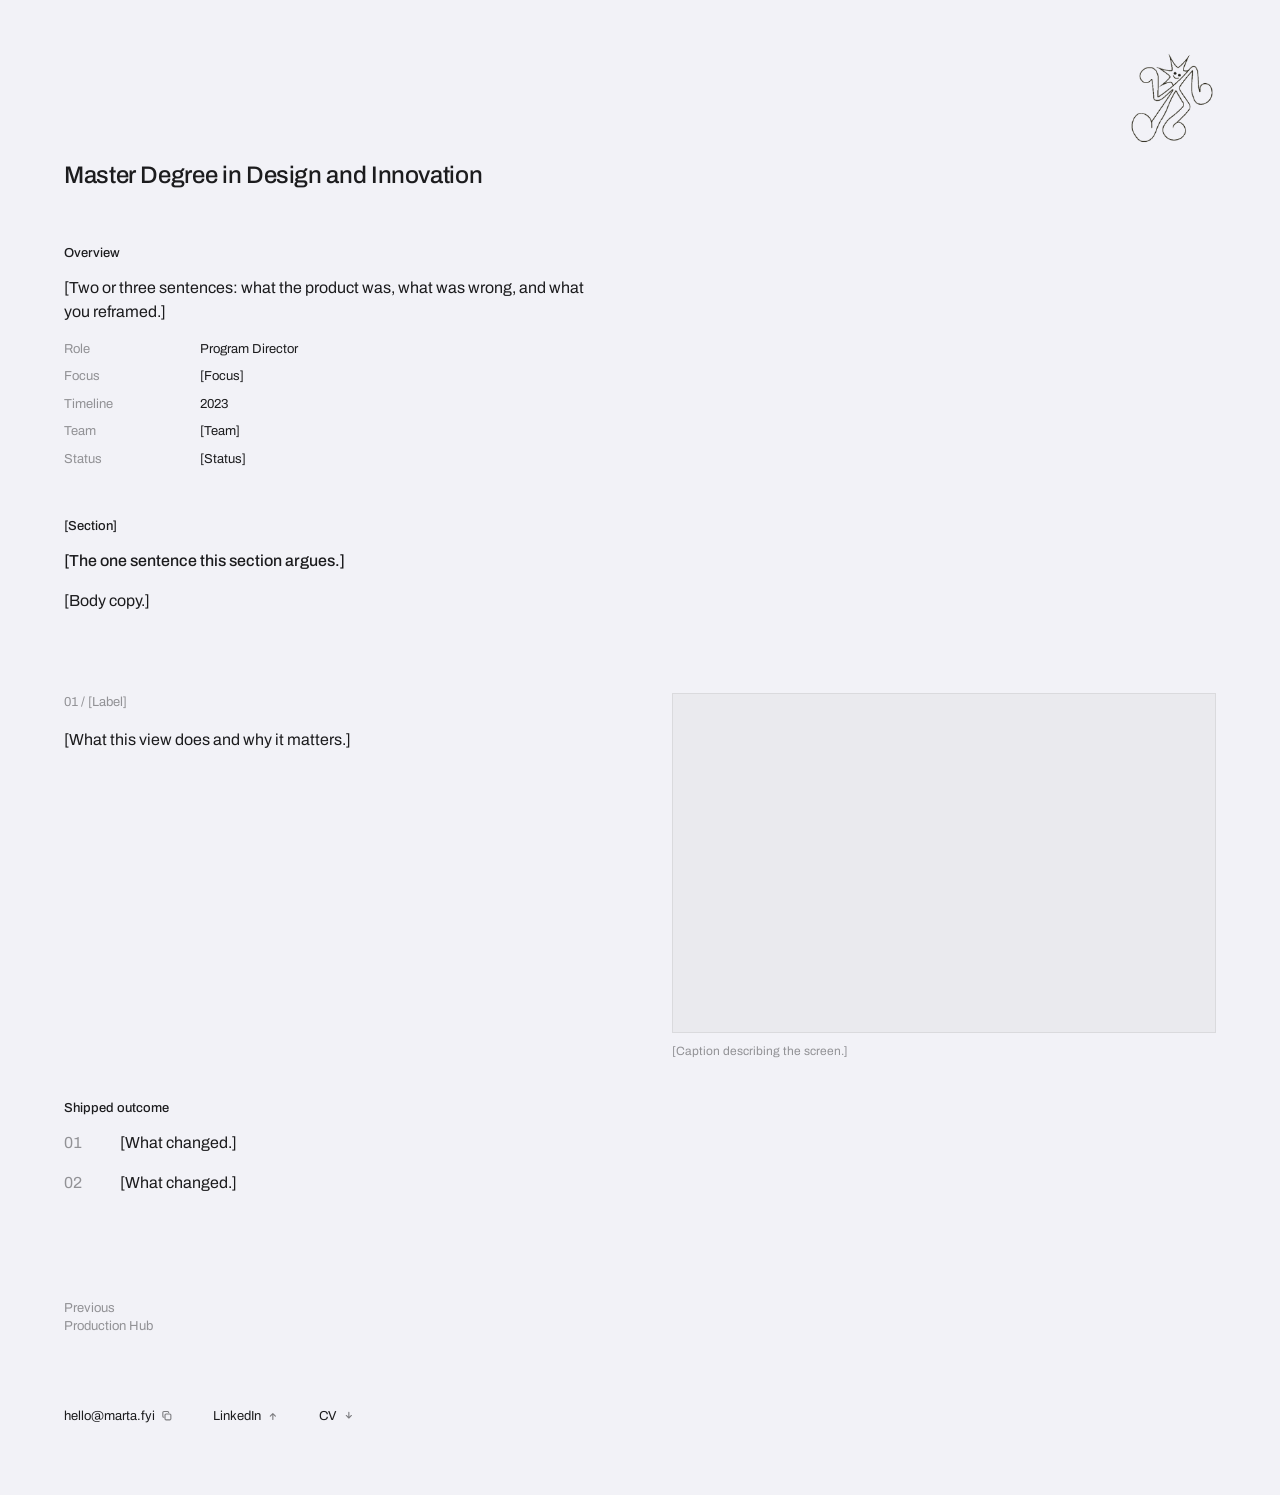
<file: work/elisava-master/index.html>
<!DOCTYPE html>
<html lang="en">
<head>
<meta charset="utf-8">
<meta name="viewport" content="width=device-width, initial-scale=1">
<title>Master Degree in Design and Innovation — Marta Domingo</title>
<meta name="description" content="Master Degree in Design and Innovation — Program Director · Elisava · 2023. Case study by Marta Domingo.">
<link rel="canonical" href="https://marta.fyi/work/elisava-master/">
<meta name="theme-color" content="#F2F2F7">
<meta property="og:type" content="article">
<meta property="og:url" content="https://marta.fyi/work/elisava-master/">
<meta property="og:title" content="Master Degree in Design and Innovation — Marta Domingo">
<meta property="og:description" content="Master Degree in Design and Innovation — Program Director · Elisava · 2023. Case study by Marta Domingo.">
<meta property="og:image" content="https://marta.fyi/assets/og-card.png">
<meta property="og:image:width" content="1200">
<meta property="og:image:height" content="630">
<meta name="twitter:card" content="summary_large_image">
<link rel="icon" href="/favicon.ico" sizes="32x32">
<link rel="icon" type="image/svg+xml" href="/assets/favicon.svg">
<link rel="apple-touch-icon" sizes="180x180" href="/assets/apple-touch-icon.png">
<link rel="preconnect" href="https://fonts.googleapis.com">
<link rel="preconnect" href="https://fonts.gstatic.com" crossorigin>
<link href="https://fonts.googleapis.com/css2?family=Archivo:wght@400;500&display=swap" rel="stylesheet">
<link rel="stylesheet" href="/style.css">
</head>
<body>
  <a class="home" href="/" aria-label="Home">
    <img class="spinner" src="/assets/spinner.png" alt="">
  </a>

  <main class="study">
    <h1>Master Degree in Design and Innovation</h1>

    <div class="body">
      <!-- House structure for a case study. Building blocks available:
             <h2>            section label
             <p class="statement">  the section's lead sentence
             <p>             body copy
             <dl class="details">   Role / Focus / Timeline / Team / Status
             <div class="pair">     text block beside the visual it points to
             <ol class="outcome">   numbered results
           A .pair puts its text left and its figure right, tops aligned. A figure
           placed straight in the body instead spans both columns. -->

      <h2>Overview</h2>
      <p>[Two or three sentences: what the product was, what was wrong, and what you
      reframed.]</p>

      <dl class="details">
        <dt>Role</dt>
        <dd>Program Director</dd>
        <dt>Focus</dt>
        <dd>[Focus]</dd>
        <dt>Timeline</dt>
        <dd>2023</dd>
        <dt>Team</dt>
        <dd>[Team]</dd>
        <dt>Status</dt>
        <dd>[Status]</dd>
      </dl>

      <h2>[Section]</h2>
      <p class="statement">[The one sentence this section argues.]</p>
      <p>[Body copy.]</p>

      <div class="pair">
        <div>
          <p class="step-no">01 / [Label]</p>
          <p>[What this view does and why it matters.]</p>
        </div>
        <figure class="shot">
          <!-- Swap the placeholder for <img src="/assets/..." alt="..."> -->
          <div class="placeholder"></div>
          <figcaption>[Caption describing the screen.]</figcaption>
        </figure>
      </div>

      <h2>Shipped outcome</h2>
      <ol class="outcome">
        <li>[What changed.]</li>
        <li>[What changed.]</li>
      </ol>
    </div>
  </main>

  <nav class="pager">
    <a class="prev" href="/work/production-hub/"><span>Previous</span><span class="title">Production Hub</span></a>
  </nav>

  <footer>
    <button type="button" class="copy" data-clip="hello@marta.fyi">
      hello@marta.fyi
      <svg class="glyph copy-glyph" viewBox="0 0 16 16" aria-hidden="true">
        <rect x="5.5" y="5.5" width="8" height="8" rx="1.5"/>
        <path d="M10.5 3.5A1.5 1.5 0 0 0 9 2H4a1.5 1.5 0 0 0-1.5 1.5v5A1.5 1.5 0 0 0 4 10"/>
      </svg>
      <svg class="glyph done-glyph" viewBox="0 0 16 16" aria-hidden="true">
        <path d="M3 8.5 6 11.5 13 4.5"/>
      </svg>
    </button>
    <a class="out" href="https://www.linkedin.com/in/marta-domingo/" target="_blank" rel="noopener noreferrer">
      LinkedIn
      <svg class="glyph arrow-glyph" viewBox="0 0 16 16" aria-hidden="true">
        <path d="M8 13V5M4.5 8.5 8 5l3.5 3.5"/>
      </svg>
    </a>
    <a class="cv" href="/assets/marta-domingo-cv.pdf" type="application/pdf" download>
      CV
      <svg class="glyph arrow-glyph" viewBox="0 0 16 16" aria-hidden="true">
        <path d="M8 3v8M4.5 7.5 8 11l3.5-3.5"/>
      </svg>
    </a>
    <span class="sr-only" role="status" aria-live="polite"></span>
  </footer>

  <script src="/script.js" defer></script>
</body>
</html>
</file>
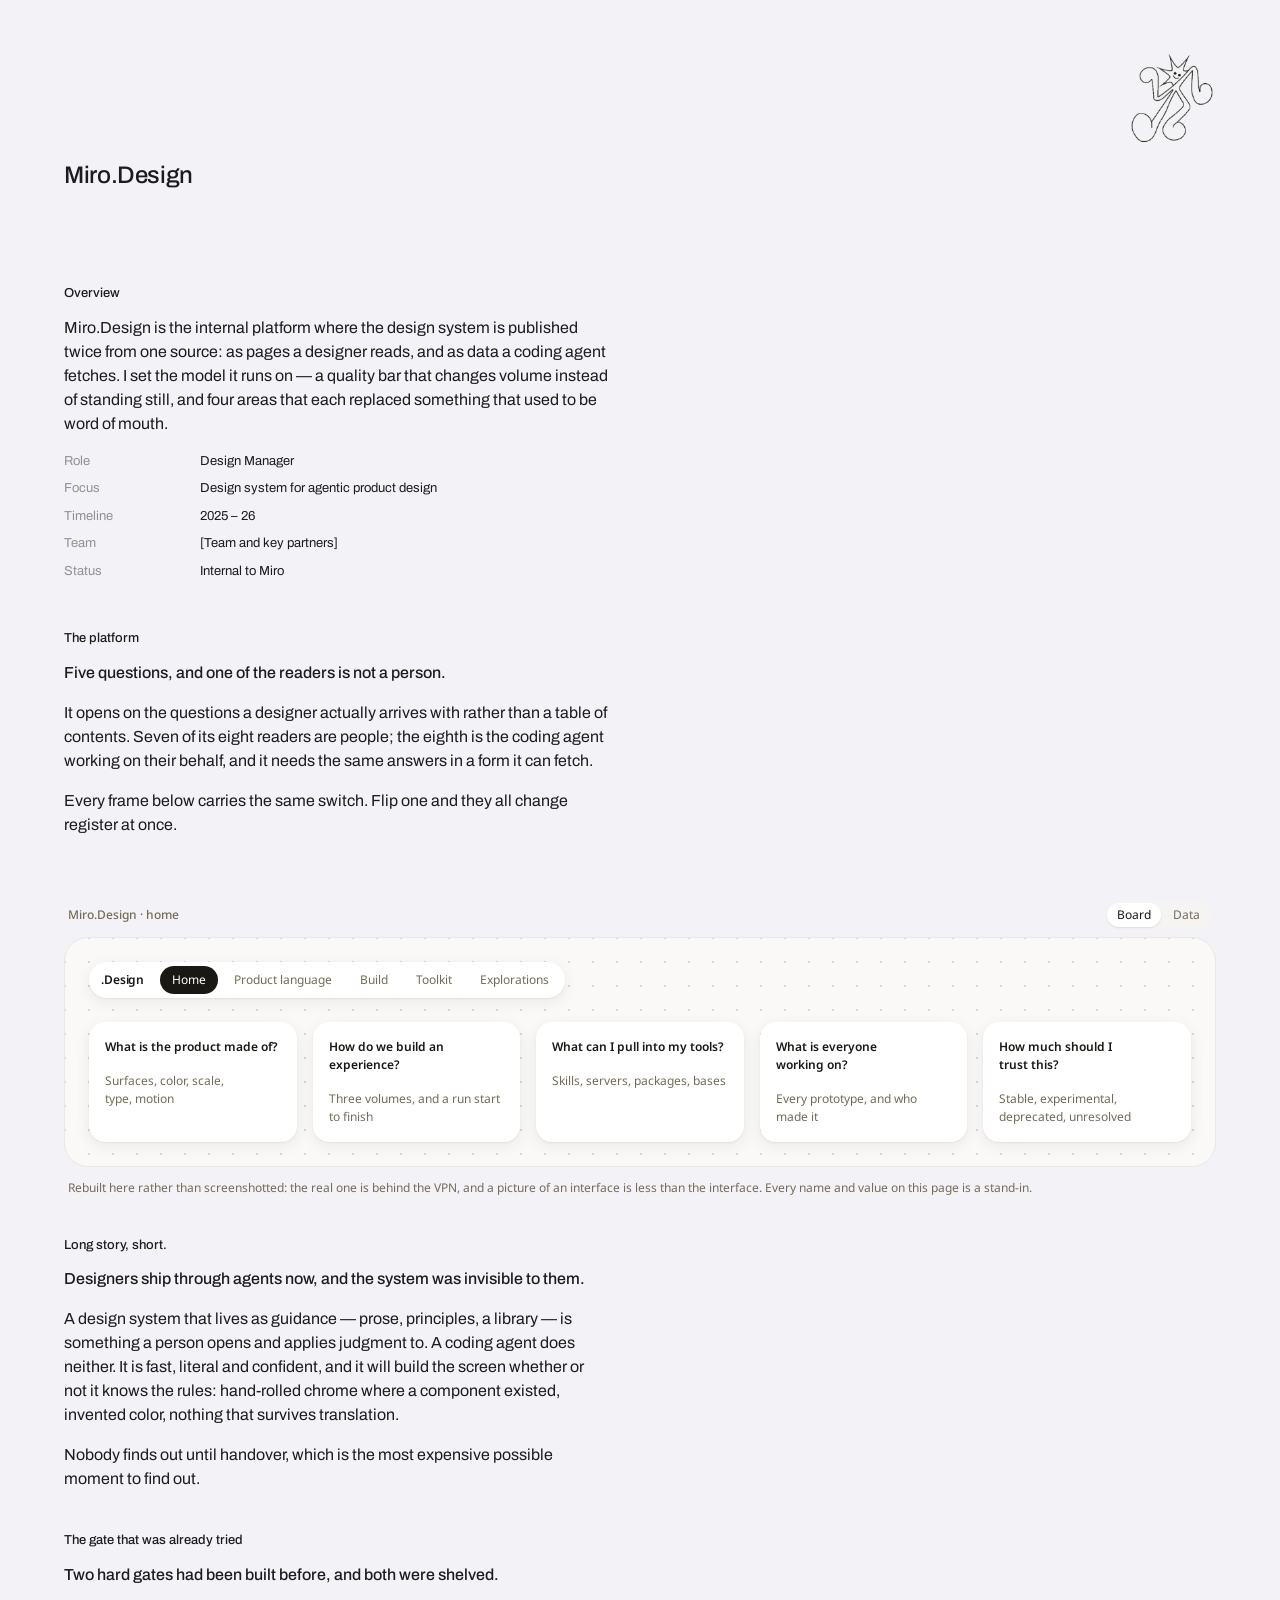
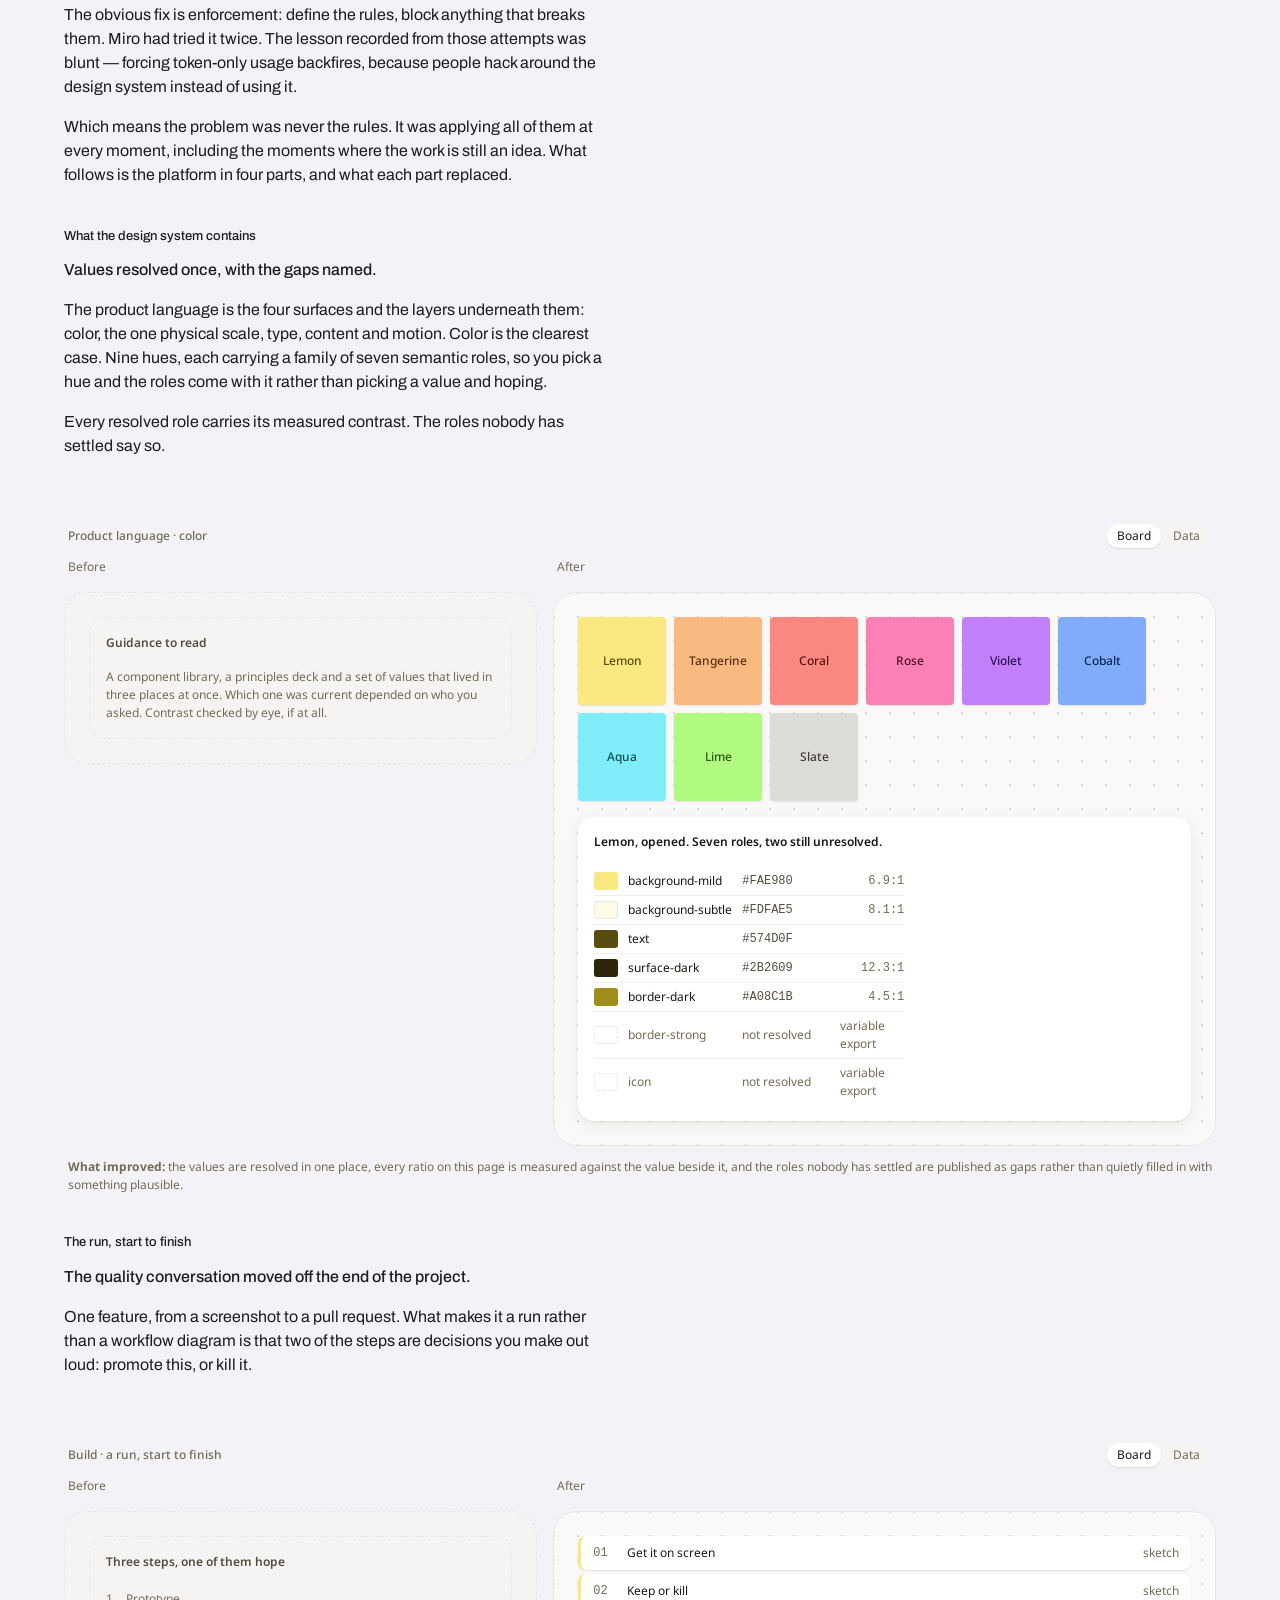
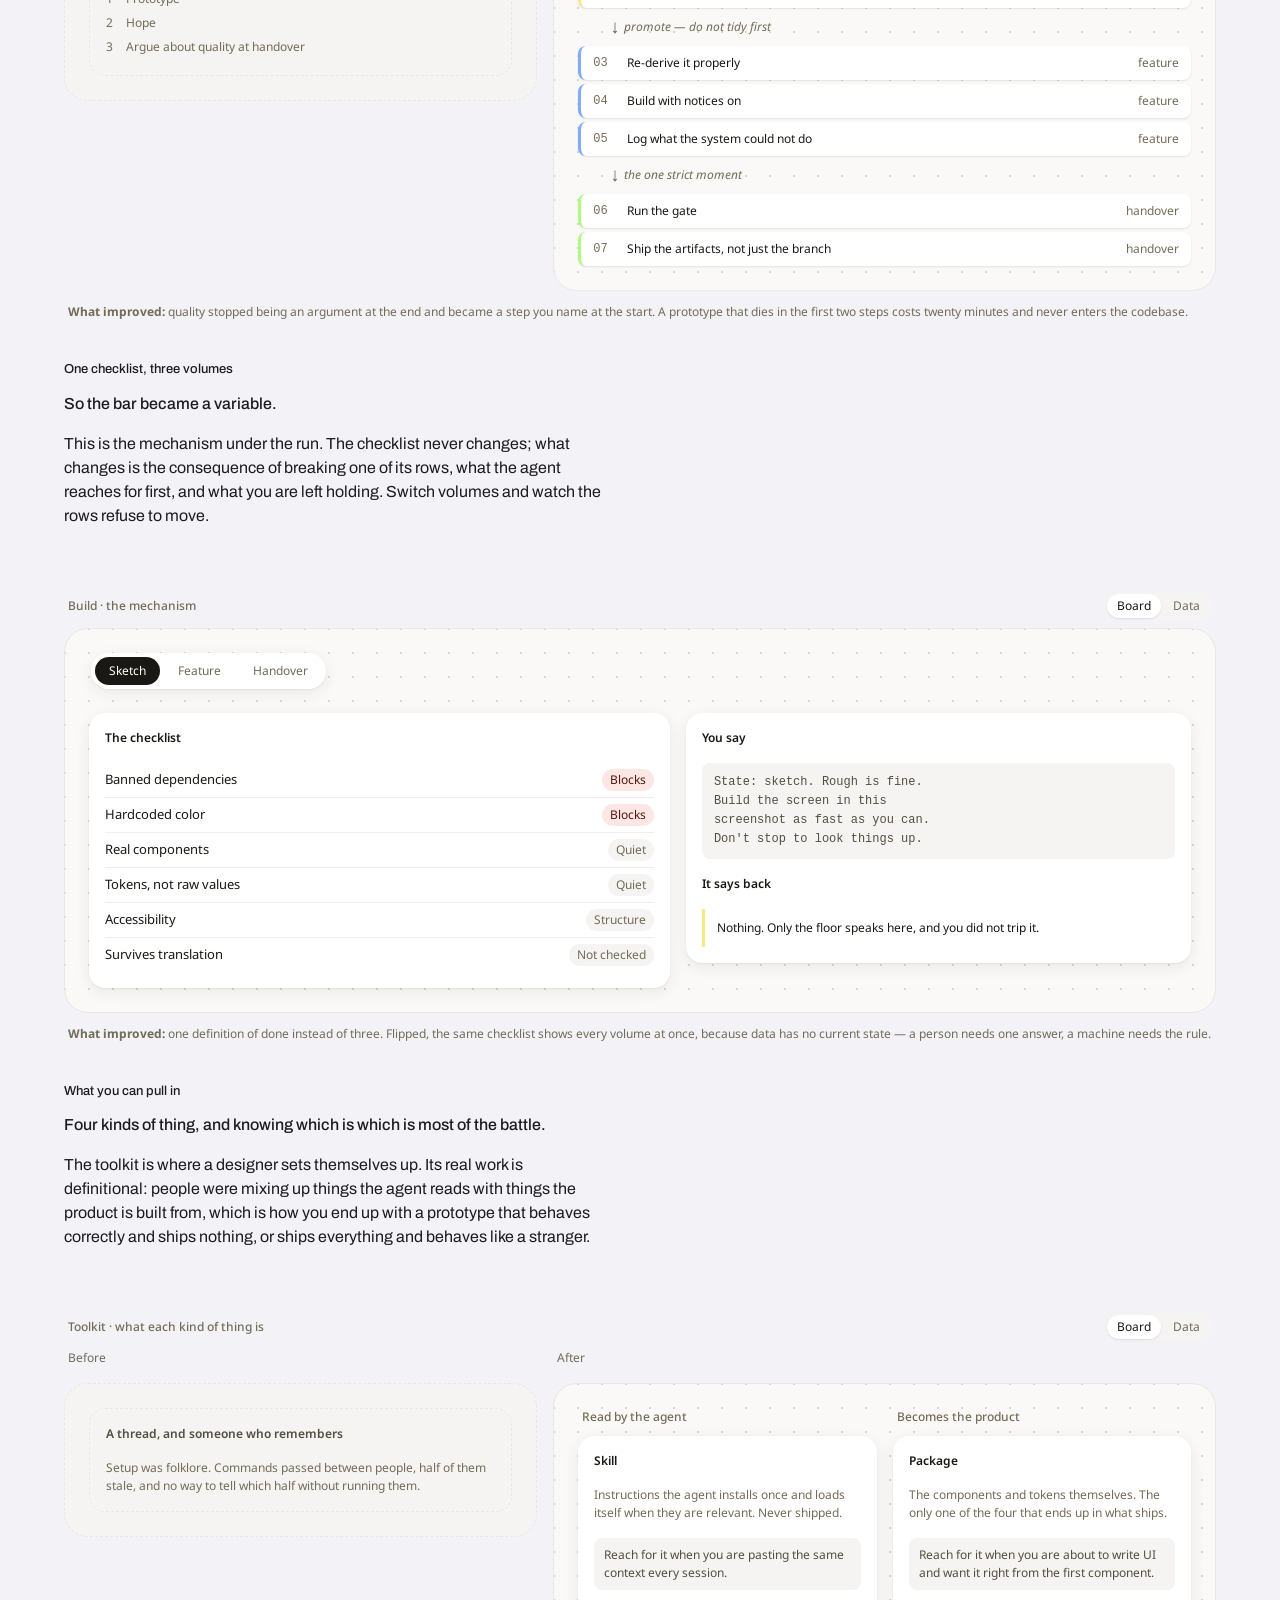
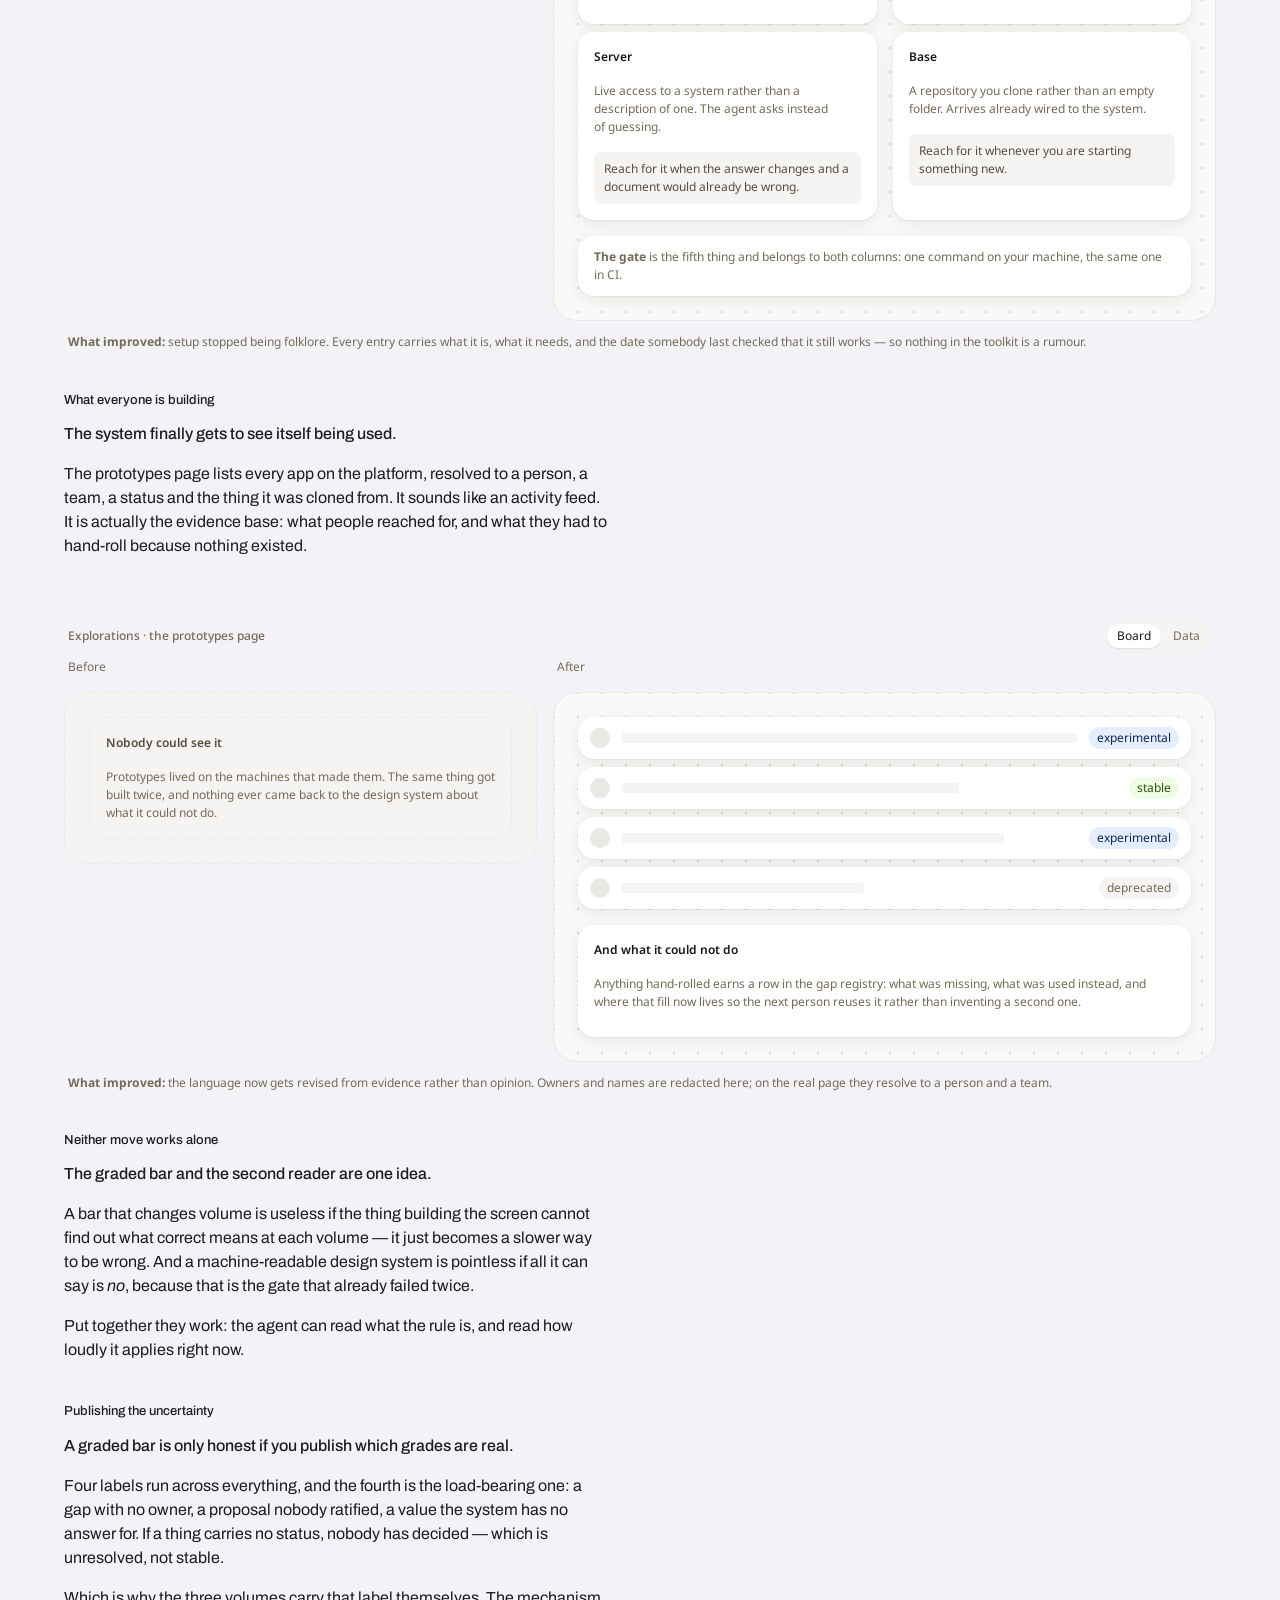
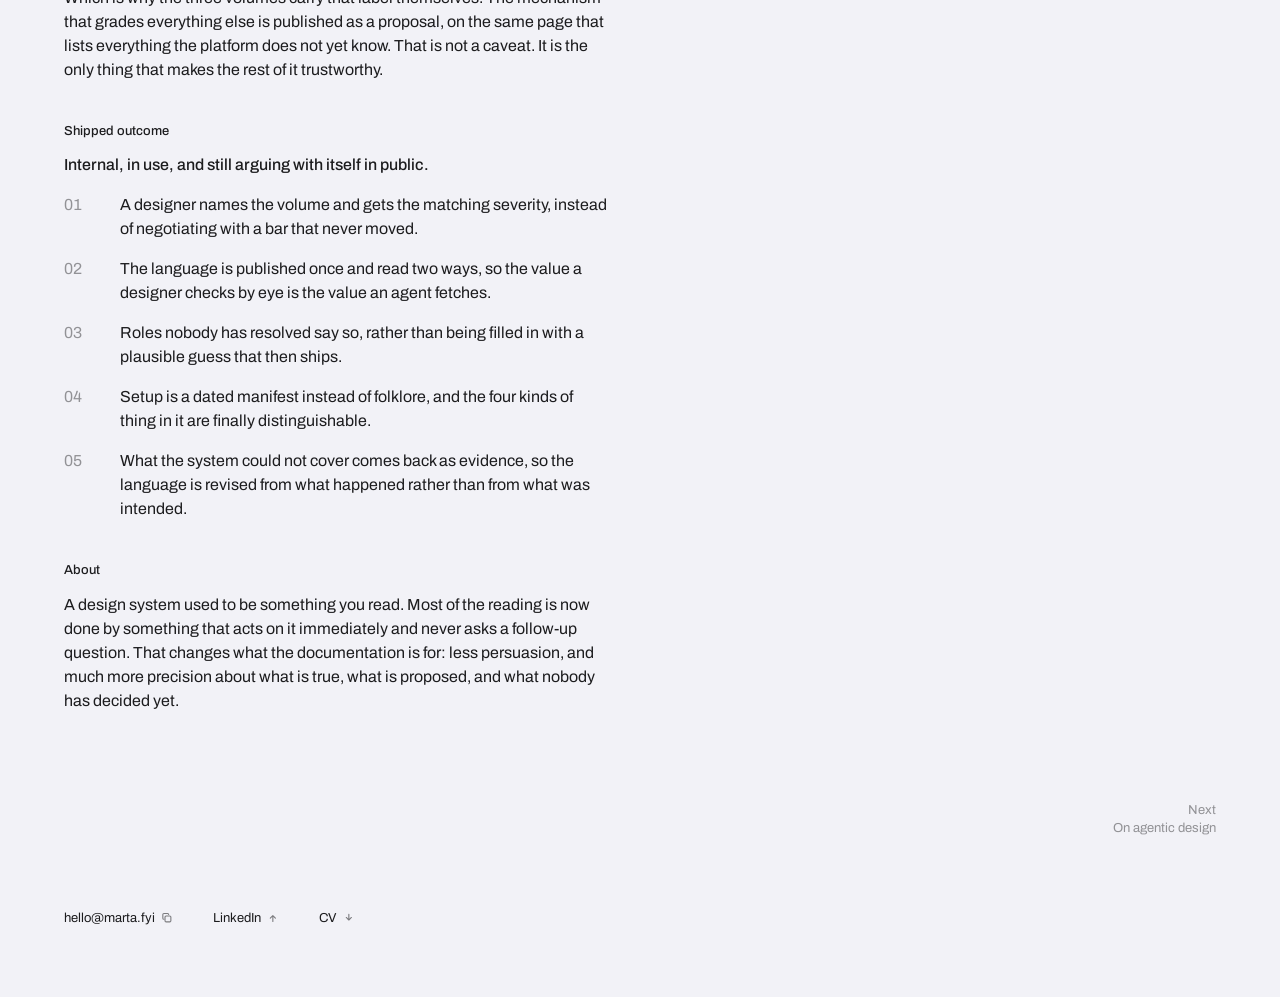
<file: work/miro-design/index.html>
<!DOCTYPE html>
<html lang="en">
<head>
<meta charset="utf-8">
<meta name="viewport" content="width=device-width, initial-scale=1">
<title>Miro.Design — Marta Domingo</title>
<meta name="description" content="Miro.Design — Design Manager · Miro · 2025–26. Case study by Marta Domingo.">
<link rel="canonical" href="https://marta.fyi/work/miro-design/">
<meta name="theme-color" content="#F2F2F7">
<meta property="og:type" content="article">
<meta property="og:url" content="https://marta.fyi/work/miro-design/">
<meta property="og:title" content="Miro.Design — Marta Domingo">
<meta property="og:description" content="Miro.Design — Design Manager · Miro · 2025–26. Case study by Marta Domingo.">
<meta property="og:image" content="https://marta.fyi/assets/og-card.png">
<meta property="og:image:width" content="1200">
<meta property="og:image:height" content="630">
<meta name="twitter:card" content="summary_large_image">
<link rel="icon" href="/favicon.ico" sizes="32x32">
<link rel="icon" type="image/svg+xml" href="/assets/favicon.svg">
<link rel="apple-touch-icon" sizes="180x180" href="/assets/apple-touch-icon.png">
<link rel="preconnect" href="https://fonts.googleapis.com">
<link rel="preconnect" href="https://fonts.gstatic.com" crossorigin>
<link href="https://fonts.googleapis.com/css2?family=Archivo:wght@400;500&display=swap" rel="stylesheet">
<link rel="stylesheet" href="/style.css">
<link rel="stylesheet" href="/work/_shared/miro.css">
<link rel="stylesheet" href="/work/miro-design/page.css">
</head>
<body>
  <a class="home" href="/" aria-label="Home">
    <img class="spinner" src="/assets/spinner.png" alt="">
  </a>

  <main class="study">
    <h1>Miro.Design</h1>

    <div class="body">
      <!-- Miro.Design case study.
           Visual style: /work/_shared/miro.css, shared by every Miro case study.
           Composition for this page only: page.css.

           Two mechanics, both CSS. One checkbox flips every object in place: each
           carries a board face and a data face stacked in the same grid cell, so
           nothing moves. A radio group switches the volume inside one frame.

           Before and after sit side by side rather than on a toggle, because
           comparison should not depend on memory. The before column has no data
           face worth the name -- that emptiness is the argument.

           Every value is designed, not taken from MDS. No tool name, hostname,
           repo, version, date, person or team is real. -->

      <input type="checkbox" id="read-mode" class="read-mode"
             aria-label="Read every specimen as data">

      <h2>Overview</h2>
      <p>Miro.Design is the internal platform where the design system is published
      twice from one source: as pages a designer reads, and as data a coding agent
      fetches. I set the model it runs on &mdash; a quality bar that changes volume
      instead of standing still, and four areas that each replaced something that
      used to be word of mouth.</p>

      <dl class="details">
        <dt>Role</dt>
        <dd>Design Manager</dd>
        <dt>Focus</dt>
        <dd>Design system for agentic product design</dd>
        <dt>Timeline</dt>
        <dd>2025 &ndash; 26</dd>
        <dt>Team</dt>
        <dd>[Team and key partners]</dd>
        <dt>Status</dt>
        <dd>Internal to Miro</dd>
      </dl>

      <h2>The platform</h2>
      <p class="statement">Five questions, and one of the readers is not a
      person.</p>
      <p>It opens on the questions a designer actually arrives with rather than a
      table of contents. Seven of its eight readers are people; the eighth is the
      coding agent working on their behalf, and it needs the same answers in a form
      it can fetch.</p>
      <p>Every frame below carries the same switch. Flip one and they all change
      register at once.</p>

      <figure class="frame">
        <div class="frame-bar">
          <span class="frame-name">Miro.Design &middot; home</span>
          <label class="seg" for="read-mode"><span class="s-look">Board</span><span class="s-read">Data</span></label>
        </div>

        <div class="board">
          <div class="toolbar nav">
            <span class="mark">.Design</span>
            <span class="on">Home</span>
            <span>Product language</span>
            <span>Build</span>
            <span>Toolkit</span>
            <span>Explorations</span>
          </div>

          <ul class="qgrid">
            <li class="obj">
              <div data-face="board">
                <p class="obj-h">What is the product made of?</p>
                <p class="obj-s">Surfaces, color, scale, type, motion</p>
              </div>
              <pre class="rec" data-face="data"><span class="k">page</span>  product-language
<span class="k">data</span>  visual-language.json</pre>
            </li>
            <li class="obj">
              <div data-face="board">
                <p class="obj-h">How do we build an experience?</p>
                <p class="obj-s">Three volumes, and a run start to finish</p>
              </div>
              <pre class="rec" data-face="data"><span class="k">page</span>  build
<span class="k">data</span>  build.json</pre>
            </li>
            <li class="obj">
              <div data-face="board">
                <p class="obj-h">What can I pull into my tools?</p>
                <p class="obj-s">Skills, servers, packages, bases</p>
              </div>
              <pre class="rec" data-face="data"><span class="k">page</span>  toolkit
<span class="k">data</span>  toolkit.json</pre>
            </li>
            <li class="obj">
              <div data-face="board">
                <p class="obj-h">What is everyone working on?</p>
                <p class="obj-s">Every prototype, and who made it</p>
              </div>
              <pre class="rec" data-face="data"><span class="k">page</span>  explorations
<span class="k">data</span>  in-flight.json</pre>
            </li>
            <li class="obj">
              <div data-face="board">
                <p class="obj-h">How much should I trust this?</p>
                <p class="obj-s">Stable, experimental, deprecated, unresolved</p>
              </div>
              <pre class="rec" data-face="data"><span class="k">page</span>  quality
<span class="k">data</span>  gaps.json</pre>
            </li>
          </ul>
        </div>

        <figcaption>Rebuilt here rather than screenshotted: the real one is behind
        the VPN, and a picture of an interface is less than the interface. Every
        name and value on this page is a stand-in.</figcaption>
      </figure>

      <h2>Long story, short.</h2>
      <p class="statement">Designers ship through agents now, and the system was
      invisible to them.</p>
      <p>A design system that lives as guidance &mdash; prose, principles, a
      library &mdash; is something a person opens and applies judgment to. A coding
      agent does neither. It is fast, literal and confident, and it will build the
      screen whether or not it knows the rules: hand-rolled chrome where a component
      existed, invented color, nothing that survives translation.</p>
      <p>Nobody finds out until handover, which is the most expensive possible
      moment to find out.</p>

      <h2>The gate that was already tried</h2>
      <p class="statement">Two hard gates had been built before, and both were
      shelved.</p>
      <p>The obvious fix is enforcement: define the rules, block anything that breaks
      them. Miro had tried it twice. The lesson recorded from those attempts was
      blunt &mdash; forcing token-only usage backfires, because people hack around
      the design system instead of using it.</p>
      <p>Which means the problem was never the rules. It was applying all of them at
      every moment, including the moments where the work is still an idea. What
      follows is the platform in four parts, and what each part replaced.</p>

      <h2>What the design system contains</h2>
      <p class="statement">Values resolved once, with the gaps named.</p>
      <p>The product language is the four surfaces and the layers underneath them:
      color, the one physical scale, type, content and motion. Color is the
      clearest case. Nine hues, each carrying a family of seven semantic roles, so
      you pick a hue and the roles come with it rather than picking a value and
      hoping.</p>
      <p>Every resolved role carries its measured contrast. The roles nobody has
      settled say so.</p>

      <figure class="frame">
        <div class="frame-bar">
          <span class="frame-name">Product language &middot; color</span>
          <label class="seg" for="read-mode"><span class="s-look">Board</span><span class="s-read">Data</span></label>
        </div>

        <div class="ba">
          <div>
            <p class="ba-label">Before</p>
            <div class="ba-before">
              <div class="obj">
                <div data-face="board">
                  <p class="obj-h">Guidance to read</p>
                  <p class="obj-s">A component library, a principles deck and a set
                  of values that lived in three places at once. Which one was current
                  depended on who you asked. Contrast checked by eye, if at all.</p>
                </div>
                <p class="ba-none" data-face="data">nothing to fetch &mdash; the agent
                inferred it from a screenshot</p>
              </div>
            </div>
          </div>

          <div>
            <p class="ba-label">After</p>
            <div class="board">
              <ul class="hues">
                <li class="sticky s-lemon"><span data-face="board">Lemon</span><span class="hx" data-face="data">#FAE980</span></li>
                <li class="sticky s-tangerine"><span data-face="board">Tangerine</span><span class="hx" data-face="data">#FAB980</span></li>
                <li class="sticky s-coral"><span data-face="board">Coral</span><span class="hx" data-face="data">#FA8880</span></li>
                <li class="sticky s-rose"><span data-face="board">Rose</span><span class="hx" data-face="data">#FA80B5</span></li>
                <li class="sticky s-violet"><span data-face="board">Violet</span><span class="hx" data-face="data">#C180FA</span></li>
                <li class="sticky s-cobalt"><span data-face="board">Cobalt</span><span class="hx" data-face="data">#80ACFA</span></li>
                <li class="sticky s-aqua"><span data-face="board">Aqua</span><span class="hx" data-face="data">#80EDFA</span></li>
                <li class="sticky s-lime"><span data-face="board">Lime</span><span class="hx" data-face="data">#B1FA80</span></li>
                <li class="sticky s-slate"><span data-face="board">Slate</span><span class="hx" data-face="data">#DDDCD9</span></li>
              </ul>

              <div class="obj roles">
                <div data-face="board">
                  <p class="obj-h">Lemon, opened. Seven roles, two still unresolved.</p>
                  <div class="rrow"><span class="sw sw-fill"></span><span class="rn">background-mild</span><span class="rv mono">#FAE980</span><span class="rc mono">6.9:1</span></div>
                  <div class="rrow"><span class="sw sw-sub"></span><span class="rn">background-subtle</span><span class="rv mono">#FDFAE5</span><span class="rc mono">8.1:1</span></div>
                  <div class="rrow"><span class="sw sw-ink"></span><span class="rn">text</span><span class="rv mono">#574D0F</span><span class="rc"></span></div>
                  <div class="rrow"><span class="sw sw-dark"></span><span class="rn">surface-dark</span><span class="rv mono">#2B2609</span><span class="rc mono">12.3:1</span></div>
                  <div class="rrow"><span class="sw sw-bd"></span><span class="rn">border-dark</span><span class="rv mono">#A08C1B</span><span class="rc mono">4.5:1</span></div>
                  <div class="rrow open"><span class="sw sw-none"></span><span class="rn">border-strong</span><span class="rv">not resolved</span><span class="rc">variable export</span></div>
                  <div class="rrow open"><span class="sw sw-none"></span><span class="rn">icon</span><span class="rv">not resolved</span><span class="rc">variable export</span></div>
                </div>
                <pre class="rec" data-face="data"><span class="k">lemon</span>
  background-mild     #FAE980   text 6.9:1
  background-subtle   #FDFAE5   text 8.1:1
  text                #574D0F
  surface-dark        #2B2609   mild 12.3:1
  border-dark         #A08C1B   dark 4.5:1
  border-strong       <span class="n">null</span>      unresolved
  icon                <span class="n">null</span>      unresolved</pre>
              </div>
            </div>
          </div>
        </div>

        <figcaption><strong>What improved:</strong> the values are resolved in one
        place, every ratio on this page is measured against the value beside it, and
        the roles nobody has settled are published as gaps rather than quietly filled
        in with something plausible.</figcaption>
      </figure>

      <h2>The run, start to finish</h2>
      <p class="statement">The quality conversation moved off the end of the
      project.</p>
      <p>One feature, from a screenshot to a pull request. What makes it a run
      rather than a workflow diagram is that two of the steps are decisions you
      make out loud: promote this, or kill it.</p>

      <figure class="frame">
        <div class="frame-bar">
          <span class="frame-name">Build &middot; a run, start to finish</span>
          <label class="seg" for="read-mode"><span class="s-look">Board</span><span class="s-read">Data</span></label>
        </div>

        <div class="ba">
          <div>
            <p class="ba-label">Before</p>
            <div class="ba-before">
              <div class="obj">
                <div data-face="board">
                  <p class="obj-h">Three steps, one of them hope</p>
                  <ol class="flat">
                    <li>Prototype</li>
                    <li>Hope</li>
                    <li>Argue about quality at handover</li>
                  </ol>
                </div>
                <p class="ba-none" data-face="data">nothing to fetch &mdash; the
                process lived in people&rsquo;s heads</p>
              </div>
            </div>
          </div>

          <div>
            <p class="ba-label">After</p>
            <div class="board">
              <ol class="run">
                <li class="step v-sketch">Get it on screen<span class="vtag">sketch</span></li>
                <li class="step v-sketch">Keep or kill<span class="vtag">sketch</span></li>
                <li class="promo">promote &mdash; do not tidy first</li>
                <li class="step v-feature">Re-derive it properly<span class="vtag">feature</span></li>
                <li class="step v-feature">Build with notices on<span class="vtag">feature</span></li>
                <li class="step v-feature">Log what the system could not do<span class="vtag">feature</span></li>
                <li class="promo">the one strict moment</li>
                <li class="step v-handover">Run the gate<span class="vtag">handover</span></li>
                <li class="step v-handover">Ship the artifacts, not just the branch<span class="vtag">handover</span></li>
              </ol>
            </div>
          </div>
        </div>

        <figcaption><strong>What improved:</strong> quality stopped being an argument
        at the end and became a step you name at the start. A prototype that dies in
        the first two steps costs twenty minutes and never enters the codebase.</figcaption>
      </figure>

      <h2>One checklist, three volumes</h2>
      <p class="statement">So the bar became a variable.</p>
      <p>This is the mechanism under the run. The checklist never changes; what
      changes is the consequence of breaking one of its rows, what the agent reaches
      for first, and what you are left holding. Switch volumes and watch the rows
      refuse to move.</p>

      <figure class="frame">
        <div class="frame-bar">
          <span class="frame-name">Build &middot; the mechanism</span>
          <label class="seg" for="read-mode"><span class="s-look">Board</span><span class="s-read">Data</span></label>
        </div>

        <div class="board">
          <fieldset class="toolbar vol">
            <legend class="sr-only">Volume</legend>
            <input type="radio" name="vol" id="vol-sketch" checked>
            <label for="vol-sketch">Sketch</label>
            <input type="radio" name="vol" id="vol-feature">
            <label for="vol-feature">Feature</label>
            <input type="radio" name="vol" id="vol-handover">
            <label for="vol-handover">Handover</label>
          </fieldset>

          <div class="vgrid">
            <div class="obj checks">
              <div data-face="board">
                <p class="obj-h">The checklist</p>
                <div class="row"><span>Banned dependencies</span><span><span class="chip c-block" data-vol="sketch">Blocks</span><span class="chip c-block" data-vol="feature">Blocks</span><span class="chip c-block" data-vol="handover">Blocks</span></span></div>
                <div class="row"><span>Hardcoded color</span><span><span class="chip c-block" data-vol="sketch">Blocks</span><span class="chip c-block" data-vol="feature">Blocks</span><span class="chip c-block" data-vol="handover">Blocks</span></span></div>
                <div class="row"><span>Real components</span><span><span class="chip c-quiet" data-vol="sketch">Quiet</span><span class="chip c-flag" data-vol="feature">Flagged</span><span class="chip c-block" data-vol="handover">Blocks</span></span></div>
                <div class="row"><span>Tokens, not raw values</span><span><span class="chip c-quiet" data-vol="sketch">Quiet</span><span class="chip c-flag" data-vol="feature">Flagged</span><span class="chip c-block" data-vol="handover">Blocks</span></span></div>
                <div class="row"><span>Accessibility</span><span><span class="chip c-quiet" data-vol="sketch">Structure</span><span class="chip c-flag" data-vol="feature">Flagged</span><span class="chip c-block" data-vol="handover">Blocks</span></span></div>
                <div class="row"><span>Survives translation</span><span><span class="chip c-quiet" data-vol="sketch">Not checked</span><span class="chip c-quiet" data-vol="feature">Recorded</span><span class="chip c-block" data-vol="handover">Blocks</span></span></div>
              </div>
              <pre class="rec" data-face="data"><span class="k">check</span>                    sketch   feature   handover
banned-dependencies      block    block     block
hardcoded-color          block    block     block
real-components          quiet    notice    block
tokens-not-raw-values    quiet    notice    block
accessibility            struct   notice    block
survives-translation     <span class="n">off</span>      record    block</pre>
            </div>

            <div class="obj talk">
              <div data-face="board">
                <p class="obj-h">You say</p>
                <pre class="mono said" data-vol="sketch">State: sketch. Rough is fine.
Build the screen in this
screenshot as fast as you can.
Don't stop to look things up.</pre>
                <pre class="mono said" data-vol="feature">State: feature. This ships.
Read the component docs first.
Tokens only. Tell me each time
you slip, but keep going.</pre>
                <pre class="mono said" data-vol="handover">State: handover. Strict.
Audit it, fix what you can,
list what you can't with the
reason, then write the spec.</pre>

                <p class="obj-h spaced">It says back</p>
                <blockquote data-vol="sketch">Nothing. Only the floor speaks here,
                and you did not trip it.</blockquote>
                <blockquote data-vol="feature"><code>padding: 10px</code> isn&rsquo;t
                on the scale &mdash; nearest are 8 and 12. Snap it either way; both
                line up with everything else.</blockquote>
                <blockquote data-vol="handover">Two icon buttons had no accessible
                name, so they announced as &ldquo;button&rdquo;. Fixed. The avatar
                stack is hand-rolled, so it needs a row in the gap list.</blockquote>
              </div>
              <pre class="rec" data-face="data"><span class="k">tone</span>  name the thing, name the fix,
      get out of the way
<span class="k">rule</span>  never imply that exploring
      was a mistake</pre>
            </div>
          </div>
        </div>

        <figcaption><strong>What improved:</strong> one definition of done instead of
        three. Flipped, the same checklist shows every volume at once, because data
        has no current state &mdash; a person needs one answer, a machine needs the
        rule.</figcaption>
      </figure>

      <h2>What you can pull in</h2>
      <p class="statement">Four kinds of thing, and knowing which is which is most
      of the battle.</p>
      <p>The toolkit is where a designer sets themselves up. Its real work is
      definitional: people were mixing up things the agent reads with things the
      product is built from, which is how you end up with a prototype that behaves
      correctly and ships nothing, or ships everything and behaves like a
      stranger.</p>

      <figure class="frame">
        <div class="frame-bar">
          <span class="frame-name">Toolkit &middot; what each kind of thing is</span>
          <label class="seg" for="read-mode"><span class="s-look">Board</span><span class="s-read">Data</span></label>
        </div>

        <div class="ba">
          <div>
            <p class="ba-label">Before</p>
            <div class="ba-before">
              <div class="obj">
                <div data-face="board">
                  <p class="obj-h">A thread, and someone who remembers</p>
                  <p class="obj-s">Setup was folklore. Commands passed between
                  people, half of them stale, and no way to tell which half without
                  running them.</p>
                </div>
                <p class="ba-none" data-face="data">nothing to fetch &mdash; the
                install steps were in a chat log</p>
              </div>
            </div>
          </div>

          <div>
            <p class="ba-label">After</p>
            <div class="board">
              <div class="kinds">
                <div class="kgroup">
                  <p class="kgroup-h">Read by the agent</p>
                  <div class="obj kind">
                    <div data-face="board">
                      <p class="obj-h">Skill</p>
                      <p class="obj-s">Instructions the agent installs once and loads
                      itself when they are relevant. Never shipped.</p>
                      <p class="when">Reach for it when you are pasting the same
                      context every session.</p>
                    </div>
                    <pre class="rec" data-face="data"><span class="k">kind</span>      skill
<span class="k">status</span>    official
<span class="k">verified</span>  3 weeks ago</pre>
                  </div>
                  <div class="obj kind">
                    <div data-face="board">
                      <p class="obj-h">Server</p>
                      <p class="obj-s">Live access to a system rather than a
                      description of one. The agent asks instead of guessing.</p>
                      <p class="when">Reach for it when the answer changes and a
                      document would already be wrong.</p>
                    </div>
                    <pre class="rec" data-face="data"><span class="k">kind</span>      server
<span class="k">status</span>    official
<span class="k">access</span>    internal</pre>
                  </div>
                </div>

                <div class="kgroup">
                  <p class="kgroup-h">Becomes the product</p>
                  <div class="obj kind">
                    <div data-face="board">
                      <p class="obj-h">Package</p>
                      <p class="obj-s">The components and tokens themselves. The only
                      one of the four that ends up in what ships.</p>
                      <p class="when">Reach for it when you are about to write UI and
                      want it right from the first component.</p>
                    </div>
                    <pre class="rec" data-face="data"><span class="k">kind</span>      package
<span class="k">status</span>    official
<span class="k">peer</span>      required</pre>
                  </div>
                  <div class="obj kind">
                    <div data-face="board">
                      <p class="obj-h">Base</p>
                      <p class="obj-s">A repository you clone rather than an empty
                      folder. Arrives already wired to the system.</p>
                      <p class="when">Reach for it whenever you are starting
                      something new.</p>
                    </div>
                    <pre class="rec" data-face="data"><span class="k">kind</span>      base
<span class="k">status</span>    official
<span class="k">clones</span>    tracked</pre>
                  </div>
                </div>
              </div>

              <div class="obj gateline">
                <div data-face="board">
                  <p class="obj-s"><strong>The gate</strong> is the fifth thing and
                  belongs to both columns: one command on your machine, the same one
                  in CI.</p>
                </div>
                <pre class="rec" data-face="data"><span class="k">kind</span>  gate    <span class="k">runs</span>  local &middot; ci</pre>
              </div>
            </div>
          </div>
        </div>

        <figcaption><strong>What improved:</strong> setup stopped being folklore.
        Every entry carries what it is, what it needs, and the date somebody last
        checked that it still works &mdash; so nothing in the toolkit is a
        rumour.</figcaption>
      </figure>

      <h2>What everyone is building</h2>
      <p class="statement">The system finally gets to see itself being used.</p>
      <p>The prototypes page lists every app on the platform, resolved to a person,
      a team, a status and the thing it was cloned from. It sounds like an activity
      feed. It is actually the evidence base: what people reached for, and what they
      had to hand-roll because nothing existed.</p>

      <figure class="frame">
        <div class="frame-bar">
          <span class="frame-name">Explorations &middot; the prototypes page</span>
          <label class="seg" for="read-mode"><span class="s-look">Board</span><span class="s-read">Data</span></label>
        </div>

        <div class="ba">
          <div>
            <p class="ba-label">Before</p>
            <div class="ba-before">
              <div class="obj">
                <div data-face="board">
                  <p class="obj-h">Nobody could see it</p>
                  <p class="obj-s">Prototypes lived on the machines that made them.
                  The same thing got built twice, and nothing ever came back to the
                  design system about what it could not do.</p>
                </div>
                <p class="ba-none" data-face="data">nothing to fetch &mdash; there
                was no record that a prototype existed</p>
              </div>
            </div>
          </div>

          <div>
            <p class="ba-label">After</p>
            <div class="board">
              <ul class="protos">
                <li class="obj">
                  <div data-face="board">
                    <span class="who"></span><span class="redact"></span><span class="chip c-open">experimental</span>
                  </div>
                  <pre class="rec" data-face="data"><span class="k">owner</span> &hellip;  <span class="k">team</span> &hellip;  <span class="k">from</span> base</pre>
                </li>
                <li class="obj">
                  <div data-face="board">
                    <span class="who"></span><span class="redact w2"></span><span class="chip c-ok">stable</span>
                  </div>
                  <pre class="rec" data-face="data"><span class="k">owner</span> &hellip;  <span class="k">team</span> &hellip;  <span class="k">from</span> base</pre>
                </li>
                <li class="obj">
                  <div data-face="board">
                    <span class="who"></span><span class="redact w3"></span><span class="chip c-open">experimental</span>
                  </div>
                  <pre class="rec" data-face="data"><span class="k">owner</span> &hellip;  <span class="k">team</span> &hellip;  <span class="k">from</span> fork</pre>
                </li>
                <li class="obj">
                  <div data-face="board">
                    <span class="who"></span><span class="redact w4"></span><span class="chip c-quiet">deprecated</span>
                  </div>
                  <pre class="rec" data-face="data"><span class="k">owner</span> &hellip;  <span class="k">team</span> &hellip;  <span class="k">from</span> fork</pre>
                </li>
              </ul>

              <div class="obj gaps">
                <div data-face="board">
                  <p class="obj-h">And what it could not do</p>
                  <p class="obj-s">Anything hand-rolled earns a row in the gap
                  registry: what was missing, what was used instead, and where that
                  fill now lives so the next person reuses it rather than inventing
                  a second one.</p>
                </div>
                <pre class="rec" data-face="data"><span class="k">gap</span>       &hellip;
<span class="k">fill</span>      composed from primitives
<span class="k">owner</span>     <span class="n">null</span>
<span class="k">status</span>    unresolved</pre>
              </div>
            </div>
          </div>
        </div>

        <figcaption><strong>What improved:</strong> the language now gets revised
        from evidence rather than opinion. Owners and names are redacted here; on the
        real page they resolve to a person and a team.</figcaption>
      </figure>

      <h2>Neither move works alone</h2>
      <p class="statement">The graded bar and the second reader are one idea.</p>
      <p>A bar that changes volume is useless if the thing building the screen cannot
      find out what correct means at each volume &mdash; it just becomes a slower way
      to be wrong. And a machine-readable design system is pointless if all it can
      say is <em>no</em>, because that is the gate that already failed twice.</p>
      <p>Put together they work: the agent can read what the rule is, and read how
      loudly it applies right now.</p>

      <h2>Publishing the uncertainty</h2>
      <p class="statement">A graded bar is only honest if you publish which grades
      are real.</p>
      <p>Four labels run across everything, and the fourth is the load-bearing one: a
      gap with no owner, a proposal nobody ratified, a value the system has no answer
      for. If a thing carries no status, nobody has decided &mdash; which is
      unresolved, not stable.</p>
      <p>Which is why the three volumes carry that label themselves. The mechanism
      that grades everything else is published as a proposal, on the same page that
      lists everything the platform does not yet know. That is not a caveat. It is
      the only thing that makes the rest of it trustworthy.</p>

      <h2>Shipped outcome</h2>
      <p class="statement">Internal, in use, and still arguing with itself in
      public.</p>
      <ol class="outcome">
        <li>A designer names the volume and gets the matching severity, instead of
        negotiating with a bar that never moved.</li>
        <li>The language is published once and read two ways, so the value a designer
        checks by eye is the value an agent fetches.</li>
        <li>Roles nobody has resolved say so, rather than being filled in with a
        plausible guess that then ships.</li>
        <li>Setup is a dated manifest instead of folklore, and the four kinds of
        thing in it are finally distinguishable.</li>
        <li>What the system could not cover comes back as evidence, so the language
        is revised from what happened rather than from what was intended.</li>
      </ol>

      <h2>About</h2>
      <p>A design system used to be something you read. Most of the reading is now
      done by something that acts on it immediately and never asks a follow-up
      question. That changes what the documentation is for: less persuasion, and much
      more precision about what is true, what is proposed, and what nobody has
      decided yet.</p>
    </div>
  </main>

  <nav class="pager">
    <a class="next" href="/work/agentic-design/"><span>Next</span><span class="title">On agentic design</span></a>
  </nav>

  <footer>
    <button type="button" class="copy" data-clip="hello@marta.fyi">
      hello@marta.fyi
      <svg class="glyph copy-glyph" viewBox="0 0 16 16" aria-hidden="true">
        <rect x="5.5" y="5.5" width="8" height="8" rx="1.5"/>
        <path d="M10.5 3.5A1.5 1.5 0 0 0 9 2H4a1.5 1.5 0 0 0-1.5 1.5v5A1.5 1.5 0 0 0 4 10"/>
      </svg>
      <svg class="glyph done-glyph" viewBox="0 0 16 16" aria-hidden="true">
        <path d="M3 8.5 6 11.5 13 4.5"/>
      </svg>
    </button>
    <a class="out" href="https://www.linkedin.com/in/marta-domingo/" target="_blank" rel="noopener noreferrer">
      LinkedIn
      <svg class="glyph arrow-glyph" viewBox="0 0 16 16" aria-hidden="true">
        <path d="M8 13V5M4.5 8.5 8 5l3.5 3.5"/>
      </svg>
    </a>
    <a class="cv" href="/assets/marta-domingo-cv.pdf" type="application/pdf" download>
      CV
      <svg class="glyph arrow-glyph" viewBox="0 0 16 16" aria-hidden="true">
        <path d="M8 3v8M4.5 7.5 8 11l3.5-3.5"/>
      </svg>
    </a>
    <span class="sr-only" role="status" aria-live="polite"></span>
  </footer>

  <script src="/script.js" defer></script>
</body>
</html>
</file>
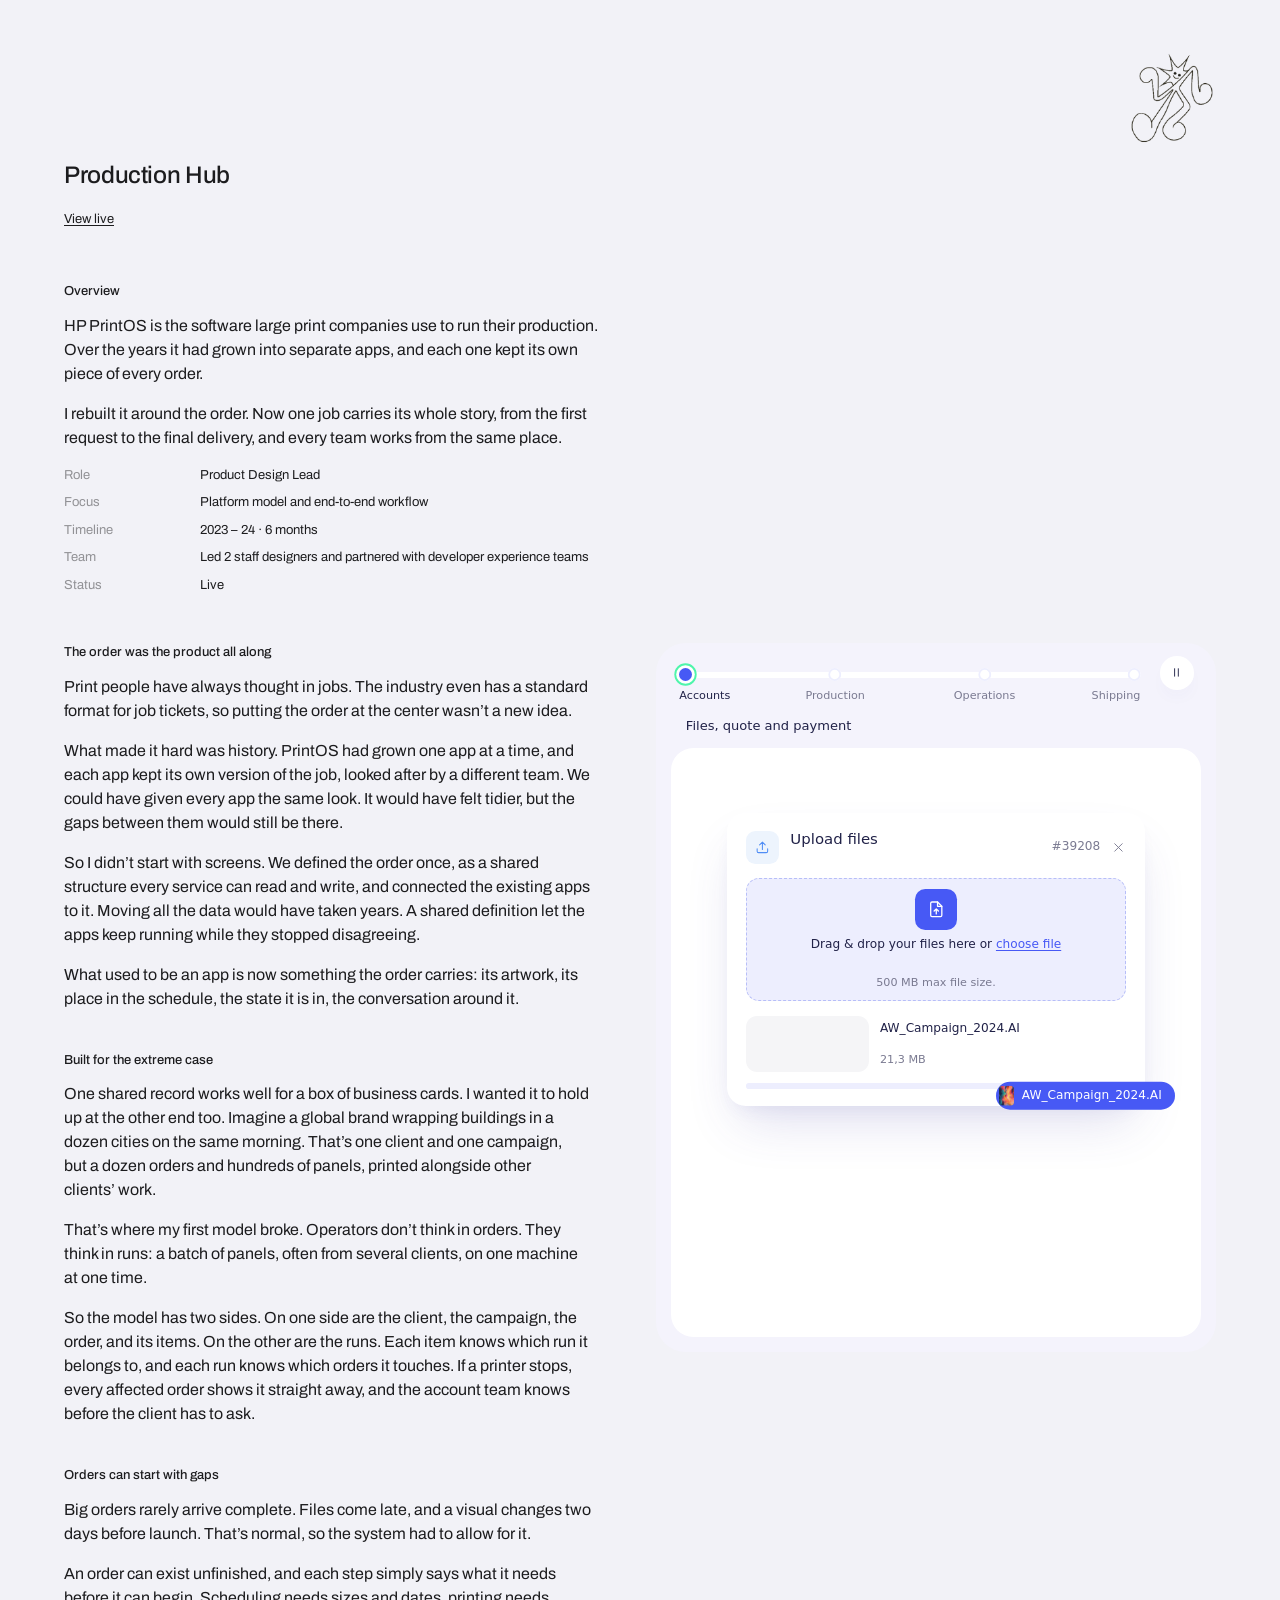
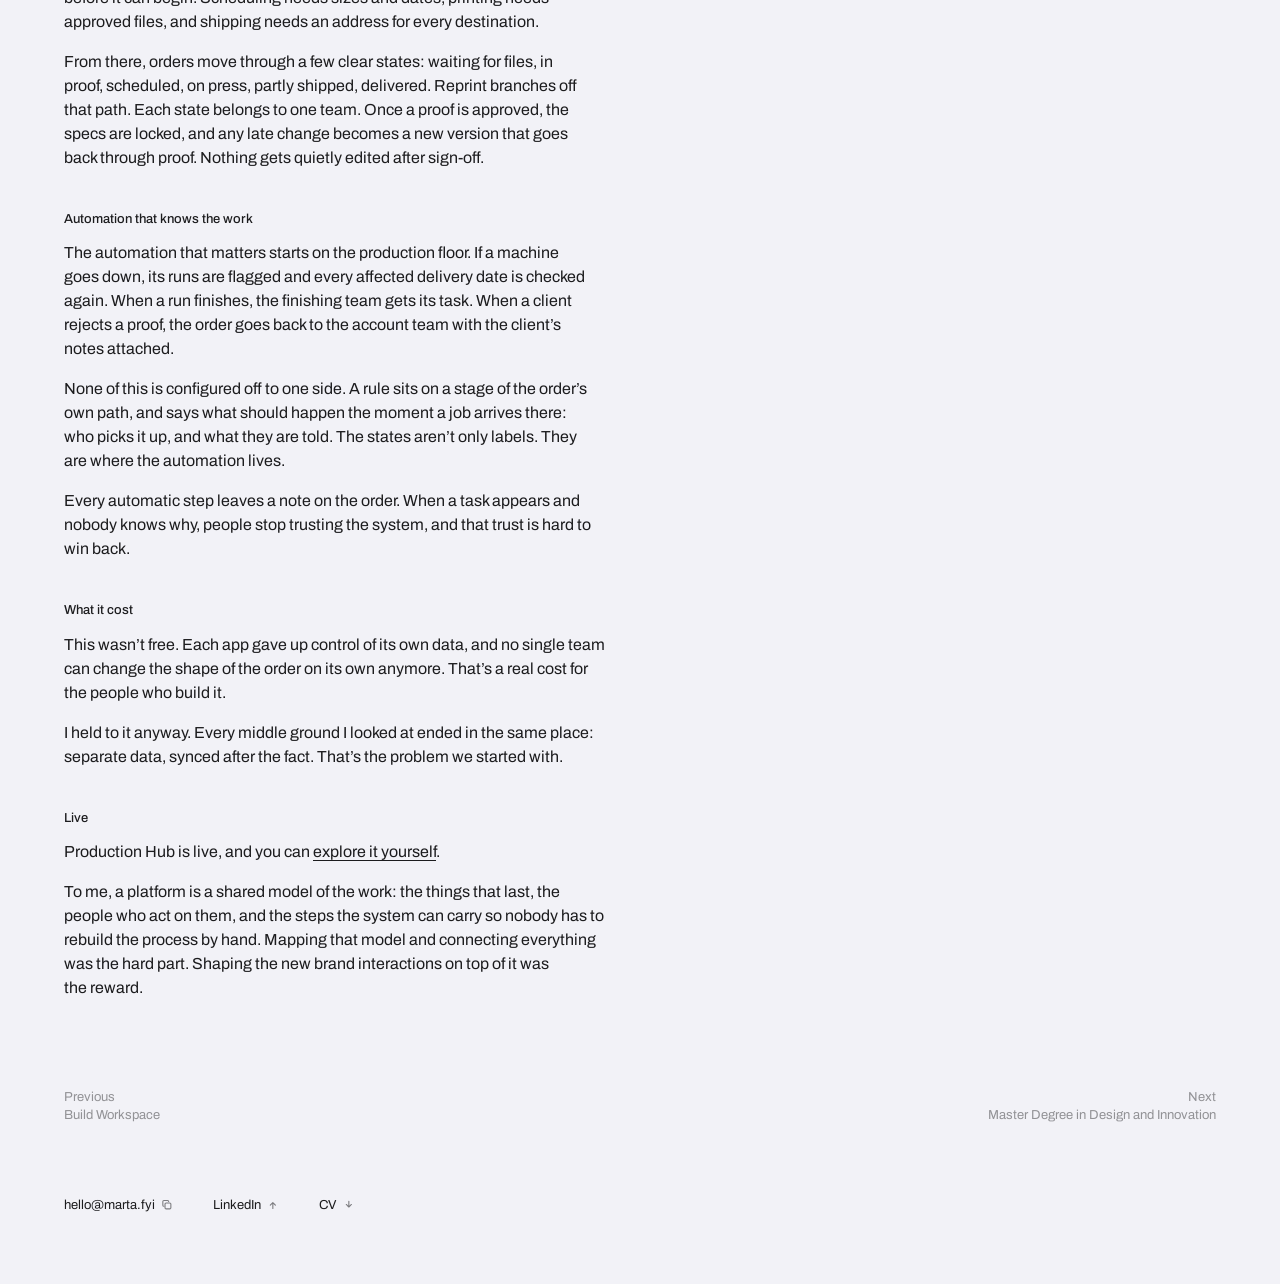
<file: work/production-hub/index.html>
<!DOCTYPE html>
<html lang="en">
<head>
<meta charset="utf-8">
<meta name="viewport" content="width=device-width, initial-scale=1">
<title>Production Hub — Marta Domingo</title>
<meta name="description" content="Production Hub — Product Design Lead · HP · 2023–24. Case study by Marta Domingo.">
<link rel="canonical" href="https://marta.fyi/work/production-hub/">
<meta name="theme-color" content="#F2F2F7">
<meta property="og:type" content="article">
<meta property="og:url" content="https://marta.fyi/work/production-hub/">
<meta property="og:title" content="Production Hub — Marta Domingo">
<meta property="og:description" content="Production Hub — Product Design Lead · HP · 2023–24. Case study by Marta Domingo.">
<meta property="og:image" content="https://marta.fyi/assets/og-card.png">
<meta property="og:image:width" content="1200">
<meta property="og:image:height" content="630">
<meta name="twitter:card" content="summary_large_image">
<link rel="icon" href="/favicon.ico" sizes="32x32">
<link rel="icon" type="image/svg+xml" href="/assets/favicon.svg">
<link rel="apple-touch-icon" sizes="180x180" href="/assets/apple-touch-icon.png">
<link rel="preconnect" href="https://fonts.googleapis.com">
<link rel="preconnect" href="https://fonts.gstatic.com" crossorigin>
<link href="https://fonts.googleapis.com/css2?family=Archivo:wght@400;500&display=swap" rel="stylesheet">
<link rel="stylesheet" href="/style.css">
<link rel="stylesheet" href="/work/_shared/promo.css">
<script src="/work/_shared/promo.js" defer></script>
<link rel="stylesheet" href="/work/production-hub/page.css">
<script src="/work/production-hub/page.js" defer></script>
</head>
<body>
  <a class="home" href="/" aria-label="Home">
    <img class="spinner" src="/assets/spinner.png" alt="">
  </a>

  <main class="study">
    <h1>Production Hub</h1>
    <p class="live"><a href="https://www.hp.com/us-en/printers/large-format/printos.html" target="_blank" rel="noopener noreferrer">View live</a></p>
    <div class="body">
      <h2>Overview</h2>

      <p>HP PrintOS is the software large print companies use to run their
      production. Over the years it had grown into separate apps, and each one kept
      its own piece of every order.</p>

      <p>I rebuilt it around the order. Now one job carries its whole story, from the
      first request to the final delivery, and every team works from the same
      place.</p>

      <dl class="details">
        <dt>Role</dt>
        <dd>Product Design Lead</dd>
        <dt>Focus</dt>
        <dd>Platform model and end-to-end workflow</dd>
        <dt>Timeline</dt>
        <dd>2023 &ndash; 24 &middot; 6 months</dd>
        <dt>Team</dt>
        <dd>Led 2 staff designers and partnered with developer experience teams</dd>
        <dt>Status</dt>
        <dd>Live</dd>
      </dl>

      <div class="pmr">
      <aside class="pmr__vis" aria-label="One order, #39208, through four teams"></aside>
      <div class="pmr__prose">
      <h2>The order was the product all along</h2>
      <p>Print people have always thought in jobs. The industry even has a standard
      format for job tickets, so putting the order at the center wasn&rsquo;t a new
      idea.</p>

      <p>What made it hard was history. PrintOS had grown one app at a time, and each
      app kept its own version of the job, looked after by a different team. We could
      have given every app the same look. It would have felt tidier, but the gaps
      between them would still be there.</p>
      <p>So I didn&rsquo;t start with screens. We defined the order once, as a shared
      structure every service can read and write, and connected the existing apps to
      it. Moving all the data would have taken years. A shared definition let the apps
      keep running while they stopped disagreeing.</p>
      <p>What used to be an app is now something the order carries: its artwork, its
      place in the schedule, the state it is in, the conversation around it.</p>

      <h2>Built for the extreme case</h2>

      <p>One shared record works well for a box of business cards. I wanted it to hold
      up at the other end too. Imagine a global brand wrapping buildings in a dozen
      cities on the same morning. That&rsquo;s one client and one campaign, but a
      dozen orders and hundreds of panels, printed alongside other clients&rsquo;
      work.</p>

      <p>That&rsquo;s where my first model broke. Operators don&rsquo;t think in
      orders. They think in runs: a batch of panels, often from several clients, on
      one machine at one time.</p>
      <p>So the model has two sides. On one side are the client, the campaign, the
      order, and its items. On the other are the runs. Each item knows which run it
      belongs to, and each run knows which orders it touches. If a printer stops,
      every affected order shows it straight away, and the account team knows before
      the client has to ask.</p>

      <h2>Orders can start with gaps</h2>
      <p>Big orders rarely arrive complete. Files come late, and a visual changes two
      days before launch. That&rsquo;s normal, so the system had to allow for it.</p>

      <p>An order can exist unfinished, and each step simply says what it needs before
      it can begin. Scheduling needs sizes and dates, printing needs approved files,
      and shipping needs an address for every destination.</p>
      <p>From there, orders move through a few clear states: waiting for files, in
      proof, scheduled, on press, partly shipped, delivered. Reprint branches off that
      path. Each state belongs to one team. Once a proof is approved, the specs are
      locked, and any late change becomes a new version that goes back through proof.
      Nothing gets quietly edited after sign-off.</p>

      <h2>Automation that knows the work</h2>

      <p>The automation that matters starts on the production floor. If a machine goes
      down, its runs are flagged and every affected delivery date is checked again.
      When a run finishes, the finishing team gets its task. When a client rejects a
      proof, the order goes back to the account team with the client&rsquo;s notes
      attached.</p>
      <p>None of this is configured off to one side. A rule sits on a stage of the
      order&rsquo;s own path, and says what should happen the moment a job arrives
      there: who picks it up, and what they are told. The states aren&rsquo;t only
      labels. They are where the automation lives.</p>

      <p>Every automatic step leaves a note on the order. When a task appears and
      nobody knows why, people stop trusting the system, and that trust is hard to win
      back.</p>
      </div>
      </div>

      <h2>What it cost</h2>
      <p>This wasn&rsquo;t free. Each app gave up control of its own data, and no
      single team can change the shape of the order on its own anymore. That&rsquo;s a
      real cost for the people who build it.</p>
      <p>I held to it anyway. Every middle ground I looked at ended in the same place:
      separate data, synced after the fact. That&rsquo;s the problem we started
      with.</p>

      <h2>Live</h2>
      <p>Production Hub is live, and you can
      <a href="https://www.hp.com/us-en/printers/large-format/printos.html"
         target="_blank" rel="noopener noreferrer">explore it yourself</a>.</p>
      <p>To me, a platform is a shared model of the work: the things that last, the
      people who act on them, and the steps the system can carry so nobody has to
      rebuild the process by hand. Mapping that model and connecting everything was
      the hard part. Shaping the new brand interactions on top of it was the
      reward.</p>
    </div>
  </main>

  <nav class="pager">
    <a class="prev" href="/work/build-workspace/"><span>Previous</span><span class="title">Build Workspace</span></a>
    <a class="next" href="/work/elisava-master/"><span>Next</span><span class="title">Master Degree in Design and Innovation</span></a>
  </nav>

  <footer>
    <button type="button" class="copy" data-clip="hello@marta.fyi">
      hello@marta.fyi
      <svg class="glyph copy-glyph" viewBox="0 0 16 16" aria-hidden="true">
        <rect x="5.5" y="5.5" width="8" height="8" rx="1.5"/>
        <path d="M10.5 3.5A1.5 1.5 0 0 0 9 2H4a1.5 1.5 0 0 0-1.5 1.5v5A1.5 1.5 0 0 0 4 10"/>
      </svg>
      <svg class="glyph done-glyph" viewBox="0 0 16 16" aria-hidden="true">
        <path d="M3 8.5 6 11.5 13 4.5"/>
      </svg>
    </button>
    <a class="out" href="https://www.linkedin.com/in/marta-domingo/" target="_blank" rel="noopener noreferrer">
      LinkedIn
      <svg class="glyph arrow-glyph" viewBox="0 0 16 16" aria-hidden="true">
        <path d="M8 13V5M4.5 8.5 8 5l3.5 3.5"/>
      </svg>
    </a>
    <a class="cv" href="/assets/marta-domingo-cv.pdf" type="application/pdf" download>
      CV
      <svg class="glyph arrow-glyph" viewBox="0 0 16 16" aria-hidden="true">
        <path d="M8 3v8M4.5 7.5 8 11l3.5-3.5"/>
      </svg>
    </a>
    <span class="sr-only" role="status" aria-live="polite"></span>
  </footer>

  <script src="/script.js" defer></script>
</body>
</html>
</file>
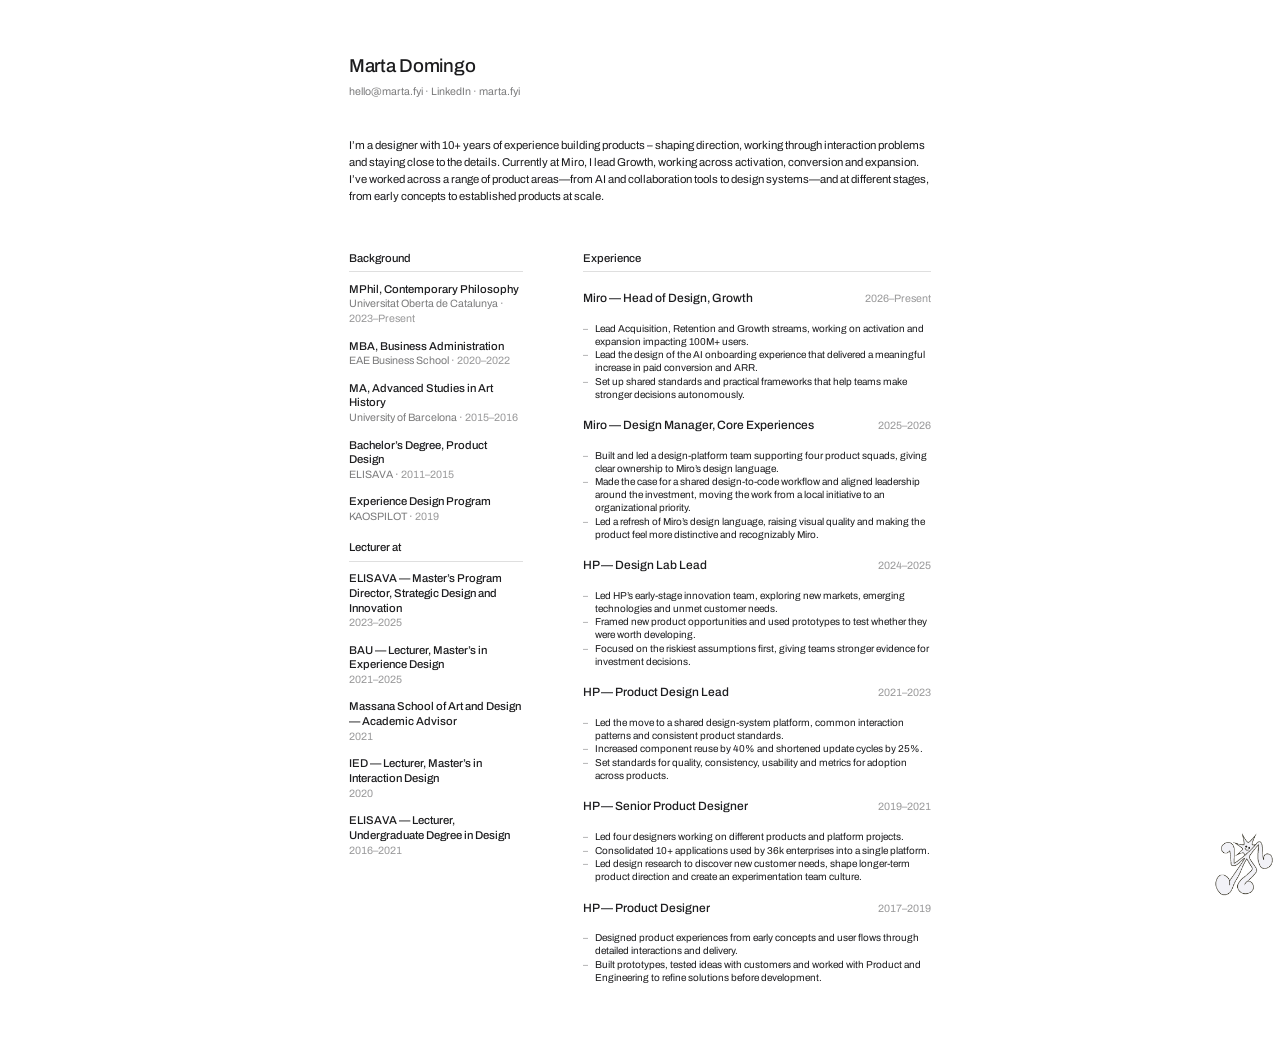
<file: cv.html>
<!DOCTYPE html>
<html lang="en">
<head>
<meta charset="utf-8">
<meta name="viewport" content="width=device-width, initial-scale=1">
<meta name="robots" content="noindex">
<title>Marta Domingo — CV</title>
<link rel="preconnect" href="https://fonts.googleapis.com">
<link rel="preconnect" href="https://fonts.gstatic.com" crossorigin>
<link href="https://fonts.googleapis.com/css2?family=Archivo:wght@400;500&display=swap" rel="stylesheet">
<style>
  /* Source for assets/marta-domingo-cv.pdf -- regenerate with tools/build-cv.sh.
     Two columns because one A4 page cannot hold this much at a readable size in
     a single measure: the sidebar absorbs the short records so Experience gets
     the full height. Ink on white -- a full-bleed tint prints heavy. */

  @page {
    size: A4;
    margin: 11mm 13mm;
  }

  :root {
    --ink: #1C1C1E;
    --ink-60: rgba(28, 28, 30, 0.58);
    --ink-45: rgba(28, 28, 30, 0.45);
    --rule: rgba(28, 28, 30, 0.14);
  }

  * { box-sizing: border-box; }

  html, body { margin: 0; padding: 0; background: #fff; }

  body {
    font-family: 'Archivo', system-ui, -apple-system, sans-serif;
    font-weight: 400;
    font-size: 8.5pt;
    line-height: 1.4;
    color: var(--ink);
    -webkit-font-smoothing: antialiased;
  }

  main { max-width: 182mm; margin: 0 auto; padding: 14mm; }
  @media print { main { max-width: none; margin: 0; padding: 0; } }

  /* Header ---------------------------------------------------------------- */

  /* The mark used to sit here and, being taller than the name and contact
     line, it set the white band beneath the header. With the mark moved to the
     page corner that band has to be stated, or it collapses to the margin. */
  header { margin-bottom: 10mm; }

  h1 {
    margin: 0;
    font-size: 14pt;
    font-weight: 500;
    letter-spacing: -0.015em;
  }

  /* Plain text, no glyphs: the web footer marks each action with one, the PDF
     does not need to. mailto and https still survive as link annotations
     through Chrome's print, so the addresses stay clickable. */
  .contact { margin: 1.5mm 0 0; font-size: 8pt; color: var(--ink-60); }

  .contact a { color: inherit; text-decoration: none; }

  /* Fixed rather than absolute: in Chrome's print, fixed resolves against the
     page box, so this lands in the corner of the page rather than trailing the
     end of the content. */
  .mark {
    position: fixed;
    right: 0;
    bottom: 0;
    width: 19mm;
    height: 19mm;
    object-fit: contain;
  }

  .profile {
    margin: 0 0 12mm;
    font-size: 8.5pt;
    line-height: 1.5;
    text-wrap: pretty;
  }

  /* Two columns ----------------------------------------------------------- */

  .cols {
    display: grid;
    grid-template-columns: 46mm 1fr;
    gap: 0 16mm;
    align-items: start;
  }

  section { margin-bottom: 4mm; }
  section:last-child { margin-bottom: 0; }

  h2 {
    margin: 0 0 2.5mm;
    padding-bottom: 1.2mm;
    border-bottom: 1px solid var(--rule);
    font-size: 8.5pt;
    font-weight: 500;
  }

  /* Sidebar records: title, then org and dates beneath. */
  .rec { margin-bottom: 3mm; break-inside: avoid; }
  .rec:last-child { margin-bottom: 0; }

  .rec h3 {
    margin: 0;
    font-size: 8.5pt;
    font-weight: 500;
    line-height: 1.3;
  }

  .rec p {
    margin: 0.3mm 0 0;
    font-size: 8pt;
    color: var(--ink-60);
  }

  .rec .dates { color: var(--ink-45); font-variant-numeric: tabular-nums; }

  /* Experience: dates ride on the title line to free up the measure. */
  .role { margin-bottom: 2mm; }
  .role:last-child { margin-bottom: 0; }

  .role-head {
    display: flex;
    align-items: baseline;
    justify-content: space-between;
    gap: 4mm;
    break-after: avoid;
  }

  .role-head h3 {
    margin: 0;
    font-size: 9pt;
    font-weight: 500;
  }

  .role-head .dates {
    flex: none;
    font-size: 8pt;
    color: var(--ink-45);
    font-variant-numeric: tabular-nums;
  }

  .duties {
    margin: 1mm 0 0;
    padding: 0;
    list-style: none;
    font-size: 7.5pt;
    line-height: 1.3;
  }

  .duties li {
    position: relative;
    padding-left: 3.2mm;
    margin-bottom: 0.2mm;
    text-wrap: pretty;
  }

  .duties li::before {
    content: "–";
    position: absolute;
    left: 0;
    color: var(--ink-45);
  }
</style>
</head>
<body>
<main>

  <header>
      <h1>Marta Domingo</h1>
      <p class="contact">
        <a href="mailto:hello@marta.fyi">hello@marta.fyi</a> &middot;
        <a href="https://www.linkedin.com/in/marta-domingo/">LinkedIn</a> &middot;
        <a href="https://marta.fyi/">marta.fyi</a>
      </p>
  </header>

  <p class="profile">I&rsquo;m a designer with 10+ years of experience building products &ndash; shaping direction, working through interaction problems and staying close to the details. Currently at Miro, I lead Growth, working across activation, conversion and expansion. I&rsquo;ve worked across a range of product areas&mdash;from AI and collaboration tools to design systems&mdash;and at different stages, from early concepts to established products at scale.</p>

  <div class="cols">

    <div>
      <section>
        <h2>Background</h2>
        <div class="rec">
          <h3>MPhil, Contemporary Philosophy</h3>
          <p>Universitat Oberta de Catalunya &middot; <span class="dates">2023&ndash;Present</span></p>
        </div>
        <div class="rec">
          <h3>MBA, Business Administration</h3>
          <p>EAE Business School &middot; <span class="dates">2020&ndash;2022</span></p>
        </div>
        <div class="rec">
          <h3>MA, Advanced Studies in Art History</h3>
          <p>University of Barcelona &middot; <span class="dates">2015&ndash;2016</span></p>
        </div>
        <div class="rec">
          <h3>Bachelor&rsquo;s Degree, Product Design</h3>
          <p>ELISAVA &middot; <span class="dates">2011&ndash;2015</span></p>
        </div>
        <div class="rec">
          <h3>Experience Design Program</h3>
          <p>KAOSPILOT &middot; <span class="dates">2019</span></p>
        </div>
      </section>

      <section>
        <h2>Lecturer at</h2>
        <div class="rec">
          <h3>ELISAVA &mdash; Master&rsquo;s Program Director, Strategic Design and Innovation</h3>
          <p class="dates">2023&ndash;2025</p>
        </div>
        <div class="rec">
          <h3>BAU &mdash; Lecturer, Master&rsquo;s in Experience Design</h3>
          <p class="dates">2021&ndash;2025</p>
        </div>
        <div class="rec">
          <h3>Massana School of Art and Design &mdash; Academic Advisor</h3>
          <p class="dates">2021</p>
        </div>
        <div class="rec">
          <h3>IED &mdash; Lecturer, Master&rsquo;s in Interaction Design</h3>
          <p class="dates">2020</p>
        </div>
        <div class="rec">
          <h3>ELISAVA &mdash; Lecturer, Undergraduate Degree in Design</h3>
          <p class="dates">2016&ndash;2021</p>
        </div>
      </section>
    </div>

    <div>
      <section>
        <h2>Experience</h2>
        <div class="role">
          <div class="role-head">
            <h3>Miro &mdash; Head of Design, Growth</h3>
            <p class="dates">2026&ndash;Present</p>
          </div>
          <ul class="duties">
            <li>Lead Acquisition, Retention and Growth streams, working on activation and expansion impacting 100M+ users.</li>
            <li>Lead the design of the AI onboarding experience that delivered a meaningful increase in paid conversion and ARR.</li>
            <li>Set up shared standards and practical frameworks that help teams make stronger decisions autonomously.</li>
          </ul>
        </div>
        <div class="role">
          <div class="role-head">
            <h3>Miro &mdash; Design Manager, Core Experiences</h3>
            <p class="dates">2025&ndash;2026</p>
          </div>
          <ul class="duties">
            <li>Built and led a design-platform team supporting four product squads, giving clear ownership to Miro&rsquo;s design language.</li>
            <li>Made the case for a shared design-to-code workflow and aligned leadership around the investment, moving the work from a local initiative to an organizational priority.</li>
            <li>Led a refresh of Miro&rsquo;s design language, raising visual quality and making the product feel more distinctive and recognizably Miro.</li>
          </ul>
        </div>
        <div class="role">
          <div class="role-head">
            <h3>HP &mdash; Design Lab Lead</h3>
            <p class="dates">2024&ndash;2025</p>
          </div>
          <ul class="duties">
            <li>Led HP&rsquo;s early-stage innovation team, exploring new markets, emerging technologies and unmet customer needs.</li>
            <li>Framed new product opportunities and used prototypes to test whether they were worth developing.</li>
            <li>Focused on the riskiest assumptions first, giving teams stronger evidence for investment decisions.</li>
          </ul>
        </div>
        <div class="role">
          <div class="role-head">
            <h3>HP &mdash; Product Design Lead</h3>
            <p class="dates">2021&ndash;2023</p>
          </div>
          <ul class="duties">
            <li>Led the move to a shared design-system platform, common interaction patterns and consistent product standards.</li>
            <li>Increased component reuse by 40% and shortened update cycles by 25%.</li>
            <li>Set standards for quality, consistency, usability and metrics for adoption across products.</li>
          </ul>
        </div>
        <div class="role">
          <div class="role-head">
            <h3>HP &mdash; Senior Product Designer</h3>
            <p class="dates">2019&ndash;2021</p>
          </div>
          <ul class="duties">
            <li>Led four designers working on different products and platform projects.</li>
            <li>Consolidated 10+ applications used by 36k enterprises into a single platform.</li>
            <li>Led design research to discover new customer needs, shape longer-term product direction and create an experimentation team culture.</li>
          </ul>
        </div>
        <div class="role">
          <div class="role-head">
            <h3>HP &mdash; Product Designer</h3>
            <p class="dates">2017&ndash;2019</p>
          </div>
          <ul class="duties">
            <li>Designed product experiences from early concepts and user flows through detailed interactions and delivery.</li>
            <li>Built prototypes, tested ideas with customers and worked with Product and Engineering to refine solutions before development.</li>
          </ul>
        </div>
      </section>
    </div>

  </div>

  <img class="mark" src="/assets/mark-square.png" alt="">

</main>
</body>
</html>
</file>
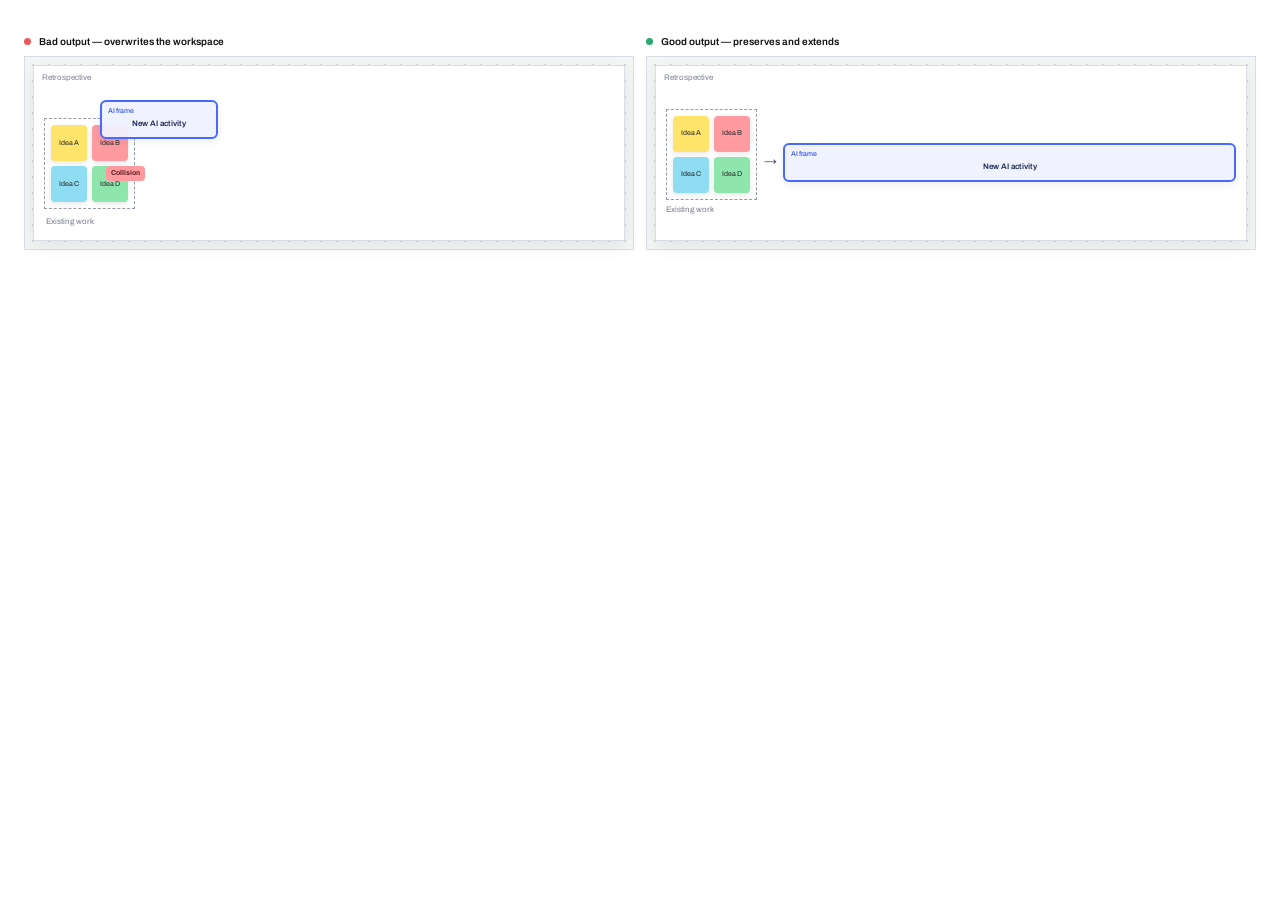
<file: tools/figures/agentic-design-check-01.html>
<!DOCTYPE html>
<html lang="en">
<head>
<meta charset="utf-8">
<meta name="fig-width" content="540">
<title>Spatial safety</title>
<link rel="preconnect" href="https://fonts.googleapis.com">
<link rel="preconnect" href="https://fonts.gstatic.com" crossorigin>
<link href="https://fonts.googleapis.com/css2?family=Archivo:wght@400;500;600&display=swap" rel="stylesheet">
<link rel="stylesheet" href="/tools/figures/figure.css">
<style>
.pairbox { gap: 12px; }
.state { margin-bottom: 7px; font-size: 10px; }
.state::before { width: 7px; height: 7px; }
.canvas { padding: 8px; }
.frame { min-height: 168px; padding: 22px 10px 10px; }
.frame[data-frame]::before { top: 6px; left: 8px; font-size: 8px; }
.sticky { font-size: 7px; padding: 3px; border-radius: 4px; }
.ai-frame { padding: 16px 6px 7px; font-size: 8px; border-radius: 6px; }
.ai-frame::before { top: 4px; left: 6px; font-size: 7px; }
.collision { padding: 2px 5px; font-size: 7px; border-radius: 4px; }
.existing { grid-template-columns: repeat(2, 36px); gap: 5px; padding: 6px; }
.existing .sticky { width: 36px; height: 36px; }
.existing-label { margin: 4px 0 0; font-size: 8px; }
.st { position: relative; height: 136px; }
/* The frame has to sit on top of the cluster. Beside it, the drawing says
   the AI found a gap, which is the good case. */
.st.bad .existing { position: absolute; left: 0; top: 24px; }
.st.bad .existing-label { position: absolute; left: 2px; top: 118px; }
.st.bad .ai-frame { position: absolute; left: 56px; top: 6px; width: 118px; }
.st.bad .collision { position: absolute; left: 62px; top: 72px; }
.st.good { display: grid; grid-template-columns: auto 14px 1fr; gap: 6px;
           align-items: center; }
.anchor { color: var(--secondary); font-size: 13px; text-align: center; }
</style>
</head>
<body>
<div class="sheet">
<div class="pairbox">
<div><p class="state">Bad output &mdash; overwrites the workspace</p><div class="canvas"><div class="frame" data-frame="Retrospective"><div class="st bad"><div class="existing"><div class="sticky ">Idea A</div><div class="sticky coral">Idea B</div><div class="sticky cyan">Idea C</div><div class="sticky mint">Idea D</div></div><p class="existing-label">Existing work</p><div class="ai-frame">New AI activity</div><span class="collision">Collision</span></div></div></div></div>
<div><p class="state good">Good output &mdash; preserves and extends</p><div class="canvas"><div class="frame" data-frame="Retrospective"><div class="st good"><div><div class="existing"><div class="sticky ">Idea A</div><div class="sticky coral">Idea B</div><div class="sticky cyan">Idea C</div><div class="sticky mint">Idea D</div></div><p class="existing-label">Existing work</p></div><span class="anchor">&rarr;</span><div class="ai-frame">New AI activity</div></div></div></div></div>
</div>
</div>
</body>
</html>
</file>
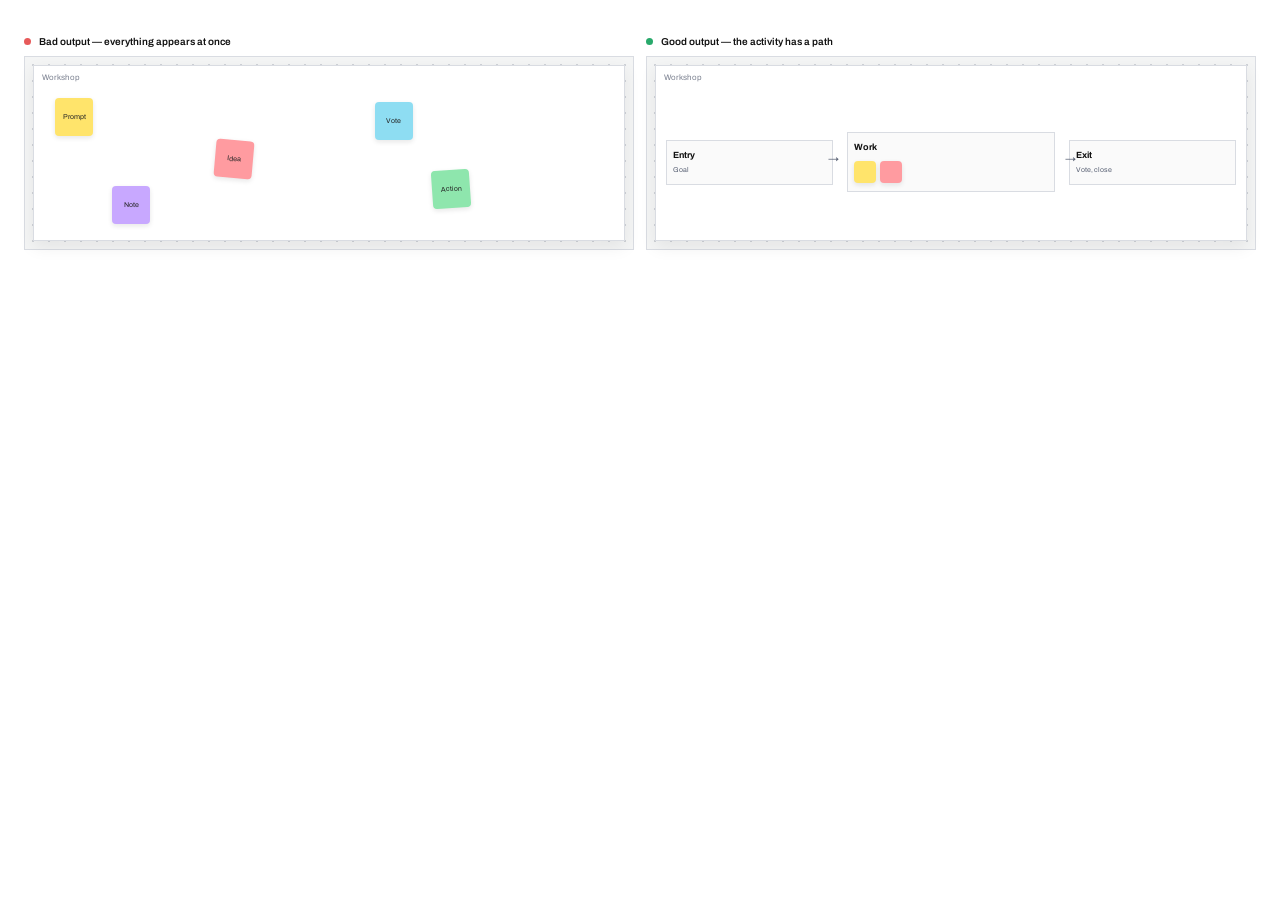
<file: tools/figures/agentic-design-check-02.html>
<!DOCTYPE html>
<html lang="en">
<head>
<meta charset="utf-8">
<meta name="fig-width" content="540">
<title>Lifecycle clarity</title>
<link rel="preconnect" href="https://fonts.googleapis.com">
<link rel="preconnect" href="https://fonts.gstatic.com" crossorigin>
<link href="https://fonts.googleapis.com/css2?family=Archivo:wght@400;500;600&display=swap" rel="stylesheet">
<link rel="stylesheet" href="/tools/figures/figure.css">
<style>
.pairbox { gap: 12px; }
.state { margin-bottom: 7px; font-size: 10px; }
.state::before { width: 7px; height: 7px; }
.canvas { padding: 8px; }
.frame { min-height: 168px; padding: 22px 10px 10px; }
.frame[data-frame]::before { top: 6px; left: 8px; font-size: 8px; }
.sticky { font-size: 7px; padding: 3px; border-radius: 4px; }
.ai-frame { padding: 16px 6px 7px; font-size: 8px; border-radius: 6px; }
.ai-frame::before { top: 4px; left: 6px; font-size: 7px; }
.collision { padding: 2px 5px; font-size: 7px; border-radius: 4px; }
.existing { grid-template-columns: repeat(2, 36px); gap: 5px; padding: 6px; }
.existing .sticky { width: 36px; height: 36px; }
.existing-label { margin: 4px 0 0; font-size: 8px; }
.messy { position: relative; height: 136px; }
.messy .sticky { position: absolute; width: 38px; height: 38px; }
.messy .sticky:nth-child(1) { left: 2%; top: 4px; }
.messy .sticky:nth-child(2) { left: 30%; top: 46px; transform: rotate(5deg); }
.messy .sticky:nth-child(3) { left: 58%; top: 8px; }
.messy .sticky:nth-child(4) { left: 68%; top: 76px; transform: rotate(-4deg); }
.messy .sticky:nth-child(5) { left: 12%; top: 92px; }
.zones { position: relative; display: grid; grid-template-columns: 1fr 1.25fr 1fr;
         gap: 14px; align-content: center; height: 136px; }
.zone { align-self: center; }
.zone { padding: 8px 6px; border: 1px solid var(--line); background: var(--panel); }
.zone strong { display: block; font-size: 9px; }
.zone span { display: block; margin-top: 3px; color: var(--secondary); font-size: 7px; }
.zrow { display: flex; gap: 4px; margin-top: 7px; }
.zrow .sticky { width: 22px; height: 22px; }
.za { position: absolute; top: 56px; color: var(--secondary); font-size: 11px; }
.za.one { left: 28.5%; } .za.two { left: 70%; }
</style>
</head>
<body>
<div class="sheet">
<div class="pairbox">
<div><p class="state">Bad output &mdash; everything appears at once</p><div class="canvas"><div class="frame" data-frame="Workshop"><div class="messy"><div class="sticky ">Prompt</div><div class="sticky coral">Idea</div><div class="sticky cyan">Vote</div><div class="sticky mint">Action</div><div class="sticky lilac">Note</div></div></div></div></div>
<div><p class="state good">Good output &mdash; the activity has a path</p><div class="canvas"><div class="frame" data-frame="Workshop"><div class="zones"><div class="zone"><strong>Entry</strong><span>Goal</span></div><div class="zone"><strong>Work</strong><div class="zrow"><div class="sticky "></div><div class="sticky coral"></div></div></div><div class="zone"><strong>Exit</strong><span>Vote, close</span></div><span class="za one">&rarr;</span><span class="za two">&rarr;</span></div></div></div></div>
</div>
</div>
</body>
</html>
</file>
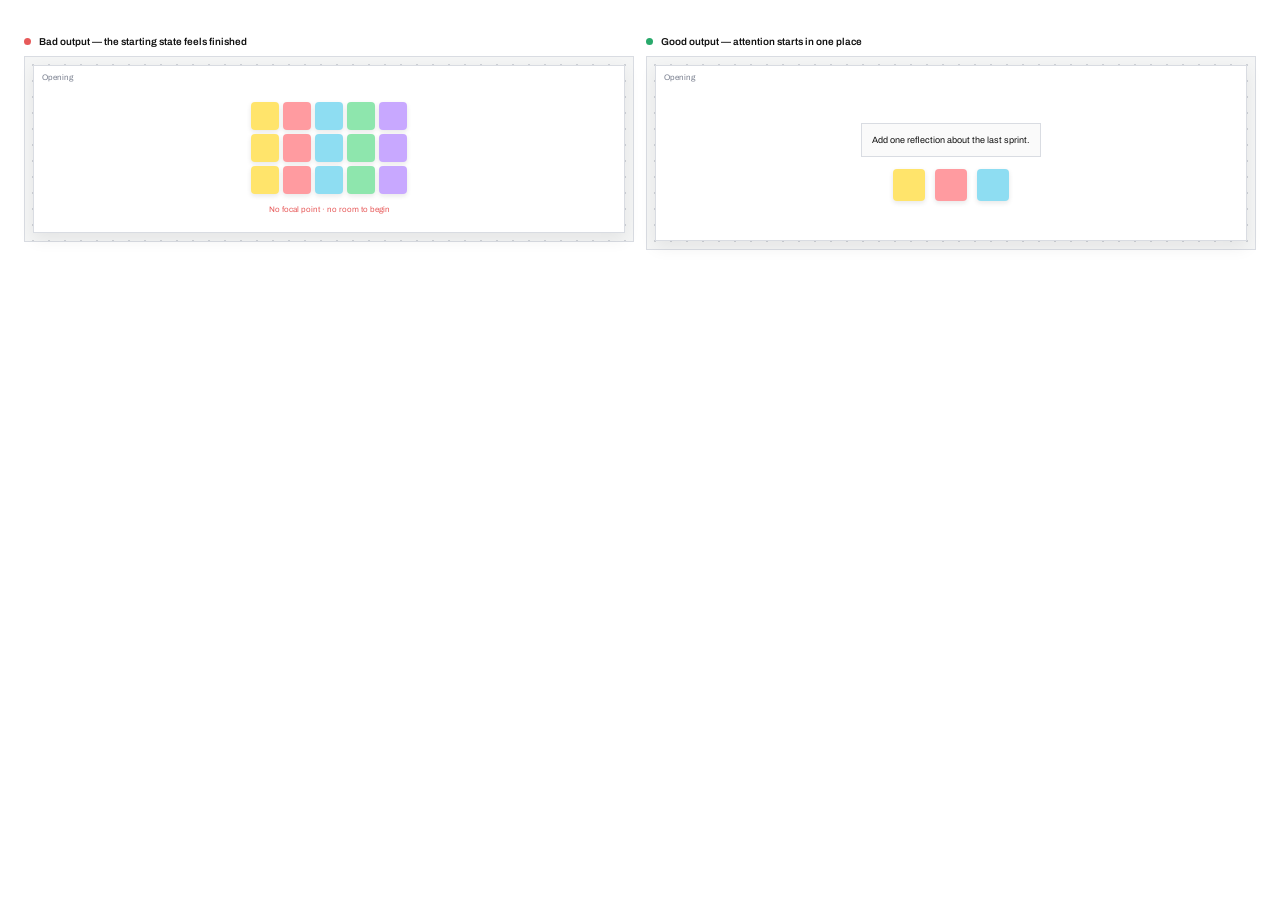
<file: tools/figures/agentic-design-check-03.html>
<!DOCTYPE html>
<html lang="en">
<head>
<meta charset="utf-8">
<meta name="fig-width" content="540">
<title>Psychological density</title>
<link rel="preconnect" href="https://fonts.googleapis.com">
<link rel="preconnect" href="https://fonts.gstatic.com" crossorigin>
<link href="https://fonts.googleapis.com/css2?family=Archivo:wght@400;500;600&display=swap" rel="stylesheet">
<link rel="stylesheet" href="/tools/figures/figure.css">
<style>
.pairbox { gap: 12px; }
.state { margin-bottom: 7px; font-size: 10px; }
.state::before { width: 7px; height: 7px; }
.canvas { padding: 8px; }
.frame { min-height: 168px; padding: 22px 10px 10px; }
.frame[data-frame]::before { top: 6px; left: 8px; font-size: 8px; }
.sticky { font-size: 7px; padding: 3px; border-radius: 4px; }
.ai-frame { padding: 16px 6px 7px; font-size: 8px; border-radius: 6px; }
.ai-frame::before { top: 4px; left: 6px; font-size: 7px; }
.collision { padding: 2px 5px; font-size: 7px; border-radius: 4px; }
.existing { grid-template-columns: repeat(2, 36px); gap: 5px; padding: 6px; }
.existing .sticky { width: 36px; height: 36px; }
.existing-label { margin: 4px 0 0; font-size: 8px; }
.dense { display: grid; grid-template-columns: repeat(5, 28px); gap: 4px;
         justify-content: center; padding-top: 8px; }
.dense .sticky { width: 28px; height: 28px; }
.warn { margin: 10px 0 0; color: var(--red); font-size: 8px; text-align: center; }
.calm { display: grid; place-content: center; align-content: center; height: 136px; }
.prompt { padding: 10px; border: 1px solid var(--line); background: var(--panel);
          font-size: 9px; line-height: 1.35; text-align: center; }
.crow { display: flex; gap: 10px; justify-content: center; margin-top: 12px; }
.crow .sticky { width: 32px; height: 32px; }
</style>
</head>
<body>
<div class="sheet">
<div class="pairbox">
<div><p class="state">Bad output &mdash; the starting state feels finished</p><div class="canvas"><div class="frame" data-frame="Opening"><div class="dense"><div class="sticky "></div><div class="sticky coral"></div><div class="sticky cyan"></div><div class="sticky mint"></div><div class="sticky lilac"></div><div class="sticky "></div><div class="sticky coral"></div><div class="sticky cyan"></div><div class="sticky mint"></div><div class="sticky lilac"></div><div class="sticky "></div><div class="sticky coral"></div><div class="sticky cyan"></div><div class="sticky mint"></div><div class="sticky lilac"></div></div><p class="warn">No focal point &middot; no room to begin</p></div></div></div>
<div><p class="state good">Good output &mdash; attention starts in one place</p><div class="canvas"><div class="frame" data-frame="Opening"><div class="calm"><div class="prompt">Add one reflection about the last sprint.</div><div class="crow"><div class="sticky "></div><div class="sticky coral"></div><div class="sticky cyan"></div></div></div></div></div></div>
</div>
</div>
</body>
</html>
</file>
<file: style.css>
:root {
  --bg: #F2F2F7;
  --ink: #1C1C1E;
  --ink-60: rgba(28, 28, 30, 0.58);
  --ink-45: rgba(28, 28, 30, 0.45);
  --gutter: 5vw;
}

* { box-sizing: border-box; }

html, body {
  margin: 0;
  padding: 0;
  background: var(--bg);
}

body {
  font-family: 'Archivo', system-ui, -apple-system, sans-serif;
  font-weight: 400;
  color: var(--ink);
  -webkit-font-smoothing: antialiased;
}

section {
  min-height: 100vh;
  min-height: 100svh;
  display: flex;
  align-items: center;
  padding: 6vh var(--gutter);
}

.col {
  width: 50%;
}

.lede {
  margin: 0;
  font-size: 1rem;
  line-height: 1.35;
  text-wrap: pretty;
}


a {
  color: inherit;
  text-decoration: underline;
  text-decoration-thickness: 1px;
  text-underline-offset: 0.18em;
  transition: text-decoration-color 0.3s ease;
}

a:hover {
  text-decoration-color: rgba(28, 28, 30, 0.35);
}

/* Mark floating in the corner, its rotation driven by scroll position. */
/* The mascot is always a link: back to top on the homepage, home elsewhere.
   The 88px box is the hit area, so the transparent parts of the drawing are
   clickable too. */
.home {
  position: fixed;
  /* The drawing is inscribed in its canvas so rotating it cannot push the ink
     outside this box -- that overflow was what made the mascot look like it
     drifted. The canvas is 1.23x the drawing, so the box is 10px larger a side
     than the 88px drawing; top/right pull back by the same 10px to leave the
     drawing itself sitting on the 6vh / gutter line. */
  top: calc(6vh - 10px);
  right: calc(var(--gutter) - 10px);
  width: 108px;
  height: 108px;
  z-index: 10;
  cursor: pointer;
}

.spinner {
  display: block;
  width: 100%;
  height: 100%;
}

/* Hands the rotation over to the unwind animation on the way home. */
.spinner.unwinding { animation: none; }

@keyframes spin {
  to { transform: rotate(720deg); }
}

@media (prefers-reduced-motion: no-preference) {
  @supports (animation-timeline: scroll()) {
    .spinner {
      animation: spin linear both;
      animation-timeline: scroll(root block);
    }
  }
}

.sr-only {
  position: absolute;
  width: 1px;
  height: 1px;
  margin: -1px;
  padding: 0;
  overflow: hidden;
  clip: rect(0, 0, 0, 0);
  white-space: nowrap;
  border: 0;
}

/* Vita ------------------------------------------------------------------ */

.vita {
  /* Size to content: the space above the footer stops being leftover slack. */
  min-height: 0;
  align-items: flex-start;
}

.vita .col {
  width: 100%;
}

/* Columns stretch to the tallest, then each list spreads its rows so all
   three bottom out at the same line. */
.groups {
  display: grid;
  grid-template-columns: repeat(3, 1fr);
  align-items: stretch;
  gap: 4rem;
}

.group {
  display: flex;
  flex-direction: column;
}

.group h2 {
  margin: 0 0 1.75rem;
  font-size: 0.8125rem;
  font-weight: 500;
}

.entries {
  flex: 1;
  display: flex;
  flex-direction: column;
  justify-content: space-between;
  gap: 1.875rem;
  margin: 0;
  padding: 0;
  list-style: none;
}

.dates {
  margin: 0;
  font-size: 0.8125rem;
  color: var(--ink-45);
  font-variant-numeric: tabular-nums;
}

.group h3 {
  margin: 0.15rem 0 0;
  font-size: 0.875rem;
  font-weight: 500;
  line-height: 1.3;
}

.sub {
  margin: 0.15rem 0 0;
  font-size: 0.8125rem;
  color: var(--ink-60);
}

/* A company is named once, with its roles on a line of continuity below. */
.run {
  display: flex;
  flex-direction: column;
}

.run:has(.roles li + li) {
  flex: 1;
}

.org {
  margin: 0 0 0.75rem;
  font-size: 0.8125rem;
  font-weight: 500;
  color: var(--ink-60);
}

.roles {
  flex: 1;
  display: flex;
  flex-direction: column;
  justify-content: space-between;
  gap: 1.25rem;
  margin: 0;
  padding: 0;
  list-style: none;
}

/* Only a run of two or more roles needs the line. */
.roles:has(li + li) {
  padding-left: 0.875rem;
  border-left: 1px solid rgba(28, 28, 30, 0.16);
}

/* Footer --------------------------------------------------------------- */

footer {
  margin-top: clamp(6rem, 18vh, 12rem);
  display: flex;
  align-items: center;
  gap: 2.5rem;
  padding: 0 var(--gutter) 8vh;
  font-size: 0.8125rem;
}

/* Reset the button back to text so it reads like the site's links. */
.copy {
  display: inline-flex;
  align-items: center;
  gap: 0.4rem;
  margin: 0;
  padding: 0;
  border: 0;
  background: none;
  font: inherit;
  color: inherit;
  cursor: pointer;
}

/* Quieter than the links in the prose: down here the glyph already marks each
   item as something you can act on, so the rule only shows on approach. */
footer a,
footer .copy {
  text-decoration: none;
}

footer a:hover,
footer a:focus-visible,
footer .copy:hover,
footer .copy:focus-visible {
  text-decoration: underline;
  text-decoration-thickness: 1px;
  text-underline-offset: 0.18em;
}

.cv,
.out {
  display: inline-flex;
  align-items: center;
  gap: 0.4rem;
}

/* All three are persistent rather than revealed on hover: the glyph is what
   says whether an item copies, opens away or hands you a file, and that is
   worth knowing before you point at it. */
.glyph {
  width: 0.9em;
  height: 0.9em;
  fill: none;
  stroke: currentColor;
  stroke-width: 1.5;
  stroke-linecap: round;
  stroke-linejoin: round;
  opacity: 0.55;
}

.done-glyph { display: none; }

.copy[data-copied] .copy-glyph { display: none; }
.copy[data-copied] .done-glyph { display: block; }

/* Case study ------------------------------------------------------------ */

/* Prose needs a measure: 50% of a wide viewport runs ~95 characters. */
.study {
  --col-gap: 4rem;
  /* Exactly one of the two equal columns, so prose and pair text share both
     edges without repeating a number. */
  --col: calc((100% - var(--col-gap)) / 2);

  max-width: 1280px;
  margin-inline: auto;
  padding: 18vh var(--gutter) 0;
}

/* Prose keeps to the left column; the right side stays open for visuals. */
.study > h1,
.study > .live,
.study .body > h2,
.study .body > p,
.study .body > dl,
.study .body > ol {
  max-width: var(--col);
}

.study h1 {
  margin: 0;
  font-size: 1.5rem;
  font-weight: 500;
  letter-spacing: -0.015em;
}

.study .meta {
  margin: 0.5rem 0 0;
  font-size: 0.8125rem;
  color: var(--ink-60);
}

.study .live {
  margin: 1.5rem 0 0;
  font-size: 0.8125rem;
}

.study .body {
  /* flow-root so the floated figures below are contained and cannot
     overlap the pager. */
  display: flow-root;
  margin-top: 3.5rem;
  font-size: 1rem;
  line-height: 1.5;
}

.study .body h2 {
  margin: 2.5rem 0 0.75rem;
  font-size: 0.8125rem;
  font-weight: 500;
}

.study .body h2:first-child { margin-top: 0; }

.study .body p {
  margin: 0 0 1rem;
  text-wrap: pretty;
}

.study .body p:last-child { margin-bottom: 0; }

/* Case study body elements ---------------------------------------------- */

/* Role / Focus / Timeline / Team / Status. Label column echoes the vita. */
.details {
  display: grid;
  grid-template-columns: 7rem 1fr;
  gap: 0.5rem 1.5rem;
  margin: 0 0 3rem;
  font-size: 0.8125rem;
}

.details dt {
  color: var(--ink-45);
}

.details dd {
  margin: 0;
}

/* The lead sentence of a section, a step above body copy but not a heading. */
.study .body .statement {
  margin: 0 0 1rem;
  font-size: 1rem;
  font-weight: 500;
  text-wrap: pretty;
}

/* A text block and the visual it points to, tops aligned. */
.pair {
  display: grid;
  grid-template-columns: 1fr 1fr;
  gap: 0 var(--col-gap);
  align-items: start;
  margin-top: 5rem;
}

/* Any number of figures stay right rather than wrapping into column one. */
.pair > figure { grid-column: 2; }
.pair > .shot { margin-top: 0; }

/* Figures drop into the open right-hand column while the prose keeps flowing
   past them -- the text is already capped at var(--col) above, so no line ever
   has to wrap around one. clear stacks each figure under the last; without it
   two half-width floats sit side by side and the second lands on the prose. */
.study .body > figure.shot {
  float: right;
  clear: right;
  /* Narrower than the prose column on purpose. A float cannot rise above the
     text it follows, so once the stack of figures is taller than the prose
     beside it they queue up, stop tracking what they illustrate, and the last
     one hangs below the final paragraph. 0.90 is what makes the current six fit. */
  width: calc(var(--col) * 0.90);
  margin: 0 0 2rem;
}

.step-no {
  margin: 0 0 0.5rem;
  font-size: 0.8125rem;
  color: var(--ink-45);
  font-variant-numeric: tabular-nums;
}

/* Image slot. Swap the div for an <img> when the real asset lands. */
.shot {
  margin: 1.5rem 0 0;
}

.shot .placeholder {
  aspect-ratio: 16 / 10;
  background: rgba(28, 28, 30, 0.04);
  border: 1px solid rgba(28, 28, 30, 0.08);
}

.shot img {
  display: block;
  width: 100%;
  height: auto;
}

.shot figcaption {
  margin-top: 0.625rem;
  font-size: 0.75rem;
  line-height: 1.4;
  color: var(--ink-45);
  text-wrap: pretty;
}

.outcome {
  margin: 0;
  padding: 0;
  list-style: none;
  counter-reset: outcome;
}

.outcome li {
  counter-increment: outcome;
  display: grid;
  grid-template-columns: 2.5rem 1fr;
  gap: 1rem;
  margin-bottom: 1rem;
}

.outcome li::before {
  content: counter(outcome, decimal-leading-zero);
  color: var(--ink-45);
  font-variant-numeric: tabular-nums;
}

/* Pager ----------------------------------------------------------------- */

.pager {
  display: flex;
  gap: 2.5rem;
  padding: 10vh var(--gutter) 0;
  font-size: 0.8125rem;
}

/* Keeps Next on the right even when there is no Previous. */
.pager .next {
  margin-left: auto;
  text-align: right;
}

.pager a { text-decoration: none; }
.pager a:hover .title { text-decoration: underline; }

.pager span {
  display: block;
  color: var(--ink-45);
  margin-bottom: 0.25rem;
}

/* The pager already separates content from the footer, so the footer's own
   large margin would double up here. */
.pager + footer {
  margin-top: clamp(3rem, 8vh, 5rem);
}

:focus-visible {
  outline: 2px solid var(--ink);
  outline-offset: 3px;
}

@media (max-width: 1000px) {
  .groups { grid-template-columns: repeat(2, 1fr); gap: 3.5rem; }
}

@media (max-width: 900px) {
  .pair { grid-template-columns: 1fr; gap: 1.5rem; }
  /* Without this the explicit column 2 spawns an implicit track and the
     single-column collapse never happens. */
  .pair > figure { grid-column: auto; }
  .study > h1,
  .study > .live,
  .study .body > h2,
  .study .body > p,
  .study .body > dl,
  .study .body > ol { max-width: none; }
  .study .body > figure.shot {
    float: none;
    width: auto;
    margin: 1.5rem 0 2.5rem;
  }
}

@media (max-width: 700px) {
  .col { width: 100%; }
  .groups { grid-template-columns: 1fr; gap: 3rem; align-items: start; }
  .study { padding-top: 22vh; }
  .home {
    top: calc(6vh - 8px);
    right: calc(var(--gutter) - 8px);
    width: 84px;
    height: 84px;
  }
  .run:has(.roles li + li) { flex: 0; }
}

@media print {
  .home { display: none; }
  body { background: #fff; color: #000; }
  section { min-height: 0; display: block; padding: 0 0 1.5rem; }
  .col, .vita .col { width: 100%; }
  .groups { grid-template-columns: repeat(3, 1fr); gap: 1.5rem; }
  .entries { justify-content: flex-start; }
  .run:has(.roles li + li) { flex: 0; }
  footer { margin-top: 2rem; padding: 0; }
  .pager { display: none; }
}
</file>
<file: work/_shared/miro.css>
/* Miro — content visual style
   ===========================================================================
   The visual style for the *content* of Miro case studies. Shared by every
   entry in work.json whose company is Miro, so the two of them look like each
   other and neither leaks into HP's.

   It sits inside marta.fyi's own system, it does not replace it: the prose,
   the layout, the focus ring and the page furniture stay the site's. This
   sheet only governs what is inside a frame.

   Distilled from Miro's product language to nine primitives:

     .board      the 24px dot field everything sits on
     .frame      a labeled region, title bar above the outline
     .obj        a card floating on the board, chrome shadow, soft corners
     .sticky     the atom: flat fill, same-hue dark text, slight lift
     .toolbar    floating rounded bar
     .seg        segmented control
     .connector  1.5px line with a real arrowhead
     .chip       a small status token
     .row        a line of label and value inside an object

   Chrome is neutral and quiet; color belongs only to the things people make.
   That is Miro's own rule and it is what stops a page like this turning into
   a brand exercise.

   Every value here is designed to evoke, never reproduced. No MDS token is
   published. The contrast ratios in the comments are measured against the
   values on this page.
   =========================================================================== */

@import url('https://fonts.googleapis.com/css2?family=Noto+Sans:wght@400;500;600&display=swap');

.study {
  /* --- chrome: a warm neutral ladder ---------------------------------- */
  --m-canvas:   #FAF9F7;
  --m-surface:  #FFFFFF;
  --m-subtle:   #F5F4F2;
  --m-hairline: #F1EFEC;
  --m-line:     #EAE8E4;
  --m-dot:      #D9D7D1;

  --m-ink:   #1A1814;  /* 16.8:1 on canvas */
  --m-ink-2: #544E40;  /*  7.9:1 */
  --m-ink-3: #746B58;  /*  5.0:1 */

  /* --- the things people make ------------------------------------------
     Nine hues, each a fill with its own dark same-hue ink and a quiet
     surface. Ink on fill is never below 5.7:1, ink on subtle never below
     8.0:1. Same-hue ink rather than black is most of what makes a sticky
     read as a sticky rather than a colored box. */
  --lemon:     #FAE980; --lemon-ink:     #574D0F; --lemon-sub:     #FDFAE5;
  --tangerine: #FAB980; --tangerine-ink: #57310F; --tangerine-sub: #FDF0E5;
  --coral:     #FA8880; --coral-ink:     #57140F; --coral-sub:     #FDE7E5;
  --rose:      #FA80B5; --rose-ink:      #570F2E; --rose-sub:      #FDE5EF;
  --violet:    #C180FA; --violet-ink:    #350F57; --violet-sub:    #F2E5FD;
  --cobalt:    #80ACFA; --cobalt-ink:    #0F2957; --cobalt-sub:    #E5EEFD;
  --aqua:      #80EDFA; --aqua-ink:      #0F5057; --aqua-sub:      #E5FBFD;
  --lime:      #B1FA80; --lime-ink:      #2C570F; --lime-sub:      #EFFDE5;
  --slate:     #DDDCD9; --slate-ink:     #433F37; --slate-sub:     #F4F4F3;

  /* --- geometry --------------------------------------------------------
     Everything in a frame is measured in px on an 8px grid, so objects sit
     *on* the dot field rather than near it. The page around it stays in rem. */
  --m-grid: 24px;
  --m-r-button: 8px;
  --m-r-input: 12px;
  --m-r-panel: 16px;
  --m-r-card: 20px;
  --m-r-float: 24px;
  --m-r-round: 999px;

  /* A floating surface over a canvas casts two shadows: a tight one that
     seats it and a wide one that lifts it. One blur reads as a sticker. */
  --m-lift: 0 1px 2px rgba(26, 24, 20, 0.06), 0 4px 16px rgba(26, 24, 20, 0.07);
  --m-lift-sm: 0 1px 2px rgba(26, 24, 20, 0.10);

  --m-sans: 'Noto Sans', 'Archivo', system-ui, sans-serif;
  --m-mono: ui-monospace, SFMono-Regular, Menlo, monospace;
}

/* --- frame --------------------------------------------------------------
   Miro draws a frame's name above its outline, not inside it. The title bar
   is where the reading switch lives, so the control is always adjacent to
   the thing it changes and the page needs no pinned furniture. */

.frame {
  margin: 4rem 0 0;
  font-family: var(--m-sans);
  font-size: 13px;
  line-height: 1.5;
  color: var(--m-ink-2);
}

.frame-bar {
  display: flex;
  align-items: center;
  justify-content: space-between;
  gap: 16px;
  padding: 0 4px 8px;
}

.frame-name {
  font-size: 12px;
  font-weight: 500;
  color: var(--m-ink-3);
}

.frame figcaption {
  margin-top: 12px;
  padding: 0 4px;
  font-size: 12px;
  line-height: 1.45;
  color: var(--m-ink-3);
  text-wrap: pretty;
}

/* --- board ---------------------------------------------------------------
   The dot field, offset half a cell so the first dot sits inside the frame
   rather than on its edge. */

.board {
  padding: 24px;
  background-color: var(--m-canvas);
  background-image: radial-gradient(var(--m-dot) 1px, transparent 1px);
  background-size: var(--m-grid) var(--m-grid);
  background-position: 12px 12px;
  border: 1px solid var(--m-line);
  border-radius: var(--m-r-float);
}

/* --- obj ----------------------------------------------------------------- */

.obj {
  display: grid;
  padding: 16px;
  background: var(--m-surface);
  border-radius: var(--m-r-panel);
  box-shadow: var(--m-lift);
}

.obj-h {
  margin: 0 0 8px;
  font-size: 12px;
  font-weight: 600;
  color: var(--m-ink);
}

.obj-s {
  margin: 0;
  font-size: 12px;
  color: var(--m-ink-3);
  text-wrap: pretty;
}

/* --- sticky -------------------------------------------------------------- */

.sticky {
  display: grid;
  place-content: center;
  justify-items: center;
  gap: 2px;
  width: 88px;
  height: 88px;
  border-radius: 4px;
  box-shadow: var(--m-lift-sm);
  font-size: 12px;
  font-weight: 500;
  text-align: center;
}

.sticky .hx { font-family: var(--m-mono); font-weight: 400; opacity: 0.75; }

.s-lemon     { background: var(--lemon);     color: var(--lemon-ink); }
.s-tangerine { background: var(--tangerine); color: var(--tangerine-ink); }
.s-coral     { background: var(--coral);     color: var(--coral-ink); }
.s-rose      { background: var(--rose);      color: var(--rose-ink); }
.s-violet    { background: var(--violet);    color: var(--violet-ink); }
.s-cobalt    { background: var(--cobalt);    color: var(--cobalt-ink); }
.s-aqua      { background: var(--aqua);      color: var(--aqua-ink); }
.s-lime      { background: var(--lime);      color: var(--lime-ink); }
.s-slate     { background: var(--slate);     color: var(--slate-ink); }

/* --- toolbar ------------------------------------------------------------- */

/* A toolbar hugs its buttons; a full-width bar reads as a header, which is a
   different object. */
.toolbar {
  display: flex;
  width: fit-content;
  align-items: center;
  gap: 4px;
  padding: 4px;
  background: var(--m-surface);
  border-radius: var(--m-r-round);
  box-shadow: var(--m-lift);
}

.toolbar > * {
  padding: 5px 12px;
  border-radius: var(--m-r-round);
  font-size: 12px;
  color: var(--m-ink-3);
  white-space: nowrap;
}

.toolbar > .on { background: var(--m-ink); color: var(--m-surface); }
.toolbar > .mark { font-weight: 600; color: var(--m-ink); padding-left: 8px; }

/* --- seg: the reading switch --------------------------------------------- */

/* Focusable but invisible. display:none would take it out of the tab order,
   and this is the only control the page has. */
.read-mode {
  position: absolute;
  width: 1px;
  height: 1px;
  opacity: 0;
}

.seg {
  display: inline-flex;
  gap: 2px;
  padding: 2px;
  background: var(--m-subtle);
  border-radius: var(--m-r-round);
  cursor: pointer;
  user-select: none;
}

.seg span {
  padding: 3px 10px;
  border-radius: var(--m-r-round);
  font-size: 12px;
  color: var(--m-ink-3);
  transition: background 0.2s ease, color 0.2s ease;
}

.study .body:not(:has(.read-mode:checked)) .seg .s-look,
.study .body:has(.read-mode:checked) .seg .s-read {
  background: var(--m-surface);
  color: var(--m-ink);
  box-shadow: var(--m-lift-sm);
}

/* One control, so all of its labels ring together. */
.study .body:has(.read-mode:focus-visible) .seg {
  outline: 2px solid var(--ink);
  outline-offset: 2px;
}

/* --- the flip -------------------------------------------------------------
   An object does not vanish and get replaced by a code block. Each one keeps
   its place on the board and swaps register: the card becomes its record.

   Both faces are stacked in the same grid cell and the inactive one is hidden
   with visibility rather than display, so the box is always as tall as the
   taller face and flipping cannot move anything by a pixel. Guessing a
   min-height per object would have been approximate; this is exact, and it
   survives any later edit to either face. visibility:hidden leaves the
   accessibility tree, same as display:none, so only one face is ever read. */

.obj > [data-face],
.sticky > [data-face] { grid-area: 1 / 1; min-width: 0; }

.study .body [data-face="data"] { visibility: hidden; }
.study .body:has(.read-mode:checked) [data-face="board"] { visibility: hidden; }
.study .body:has(.read-mode:checked) [data-face="data"] { visibility: visible; }

.rec {
  margin: 0;
  font-family: var(--m-mono);
  font-size: 12px;
  line-height: 1.65;
  color: var(--m-ink-2);
  white-space: pre;
  overflow-x: auto;
}

.rec .k { color: var(--m-ink-3); }
.rec .n { color: var(--m-ink-3); font-style: italic; }

/* --- before and after -----------------------------------------------------
   Two grounds, not two columns of text. "Before" gets no board, no lift and
   no color, but keeps the same padding and rhythm as the after side, so it
   reads as a designed state rather than an unfinished one.

   Deliberately unequal: the visual weight is part of the argument. */

.ba {
  display: grid;
  grid-template-columns: minmax(0, 1fr) minmax(0, 1.4fr);
  gap: 16px;
  align-items: start;
}

.ba-label {
  margin: 0 0 8px;
  padding-left: 4px;
  font-size: 12px;
  color: var(--m-ink-3);
}

.ba-before {
  padding: 24px;
  background: var(--m-subtle);
  border: 1px dashed var(--m-line);
  border-radius: var(--m-r-float);
}

/* Nothing floats and nothing is colored on the before side. */
.ba-before .obj {
  background: none;
  border: 1px dashed var(--m-line);
  box-shadow: none;
}

.ba-before .obj-h { color: var(--m-ink-2); }

/* There was nothing to fetch, and every before column says so in the same
   words. What improved is not that the guidance got better, it is that an
   agent now has something to read at all. */
.ba-none {
  margin: 0;
  font-family: var(--m-mono);
  font-size: 12px;
  font-style: italic;
  line-height: 1.6;
  color: var(--m-ink-3);
}

/* --- chip ---------------------------------------------------------------- */

.chip {
  display: inline-block;
  padding: 2px 8px;
  border-radius: var(--m-r-round);
  font-size: 12px;
  font-variant-numeric: tabular-nums;
  white-space: nowrap;
}

.c-quiet  { background: var(--m-subtle); color: var(--m-ink-3); }
.c-flag   { background: var(--lemon-sub); color: var(--lemon-ink); }
.c-block  { background: var(--coral-sub); color: var(--coral-ink); }
.c-ok     { background: var(--lime-sub); color: var(--lime-ink); }
.c-open   { background: var(--cobalt-sub); color: var(--cobalt-ink); }

/* --- row ----------------------------------------------------------------- */

.row {
  display: grid;
  grid-template-columns: minmax(0, 1fr) 92px;
  gap: 12px;
  align-items: center;
  padding: 6px 0;
  font-size: 13px;
}

.row > :first-child { color: var(--m-ink); }
.row > :last-child { justify-self: end; }

/* The severity column is a fixed 92px and the chip fills it, so switching
   volume cannot move a single row. The claim is that the checklist does not
   change; it has to be true to the pixel. */
.row .chip { display: block; width: 100%; text-align: center; }

/* --- connector ------------------------------------------------------------ */

.connector { display: block; overflow: visible; }
.connector path,
.connector line {
  fill: none;
  stroke: var(--m-ink-3);
  stroke-width: 1.5;
  stroke-linecap: round;
}

/* --- numbers -------------------------------------------------------------- */

.frame [class*="num"],
.frame .mono { font-family: var(--m-mono); font-variant-numeric: tabular-nums; }

@media (prefers-reduced-motion: reduce) {
  .seg span { transition: none; }
}

@media (max-width: 900px) {
  .frame { margin-top: 3rem; }
  .board { padding: 16px; }
  .sticky { width: 72px; height: 72px; }
}
</file>
<file: work/_shared/promo.css>
/* The promo engine's shared rules -- see tools/shared/promo.js.
 *
 * Only what every promo needs regardless of its theme: box model, the lift
 * and stack helpers, tabular numerals, the screen-reader description, and
 * the page layout that puts a promo in a sticky column beside the prose.
 * Colours, type, the rail's look and the frame's geometry belong to each
 * promo's own stylesheet, which loads after this one.
 */

.pm *, .pm *::before, .pm *::after { box-sizing: border-box; }
.pm p { margin: 0; }
.pm .num { font-variant-numeric: tabular-nums; }
.pm .at { position: absolute; }

/* Every animated element is moved with transform and opacity only. A lifted
   card's deeper shadow is this child, faded in -- box-shadow never tweens. */
.pm .pm-lift { position: absolute; inset: 0; border-radius: inherit; box-shadow: var(--sh-lift);
               opacity: 0; pointer-events: none; z-index: -1; }
.pm .stack { display: inline-grid; }
.pm .stack > * { grid-area: 1 / 1; }
.pm-sr { position: absolute; width: calc(1 * var(--u)); height: calc(1 * var(--u)); margin: calc(-1 * var(--u)); padding: 0; overflow: hidden;
         clip: rect(0, 0, 0, 0); white-space: nowrap; border: 0; }

/* ======================================================================
   Page layout: the prose range with the sticky promo beside it.
   --pmr-half is half the promo's rendered height in the 560px column, so
   the sticky promo sits centred in the viewport.
   ====================================================================== */
.pmr__vis { margin: 0 0 3.5rem; width: min(640px, 100%); container-type: inline-size; }
.pmr__prose > h2:first-child { margin-top: 0; }

@media (min-width: 900px) {
  .pmr__prose > h2, .pmr__prose > p { max-width: var(--col); }
}
@media (min-width: 1200px) {
  .pmr {
    display: grid; grid-template-columns: minmax(0, 600px) 560px;
    justify-content: space-between; column-gap: var(--col-gap); align-items: start;
  }
  .pmr__prose { grid-column: 1; grid-row: 1; }
  .pmr__prose > h2, .pmr__prose > p { max-width: none; }
  .pmr__vis {
    grid-column: 2; grid-row: 1; margin: 0; width: 560px;
    position: sticky; top: max(24px, calc(50vh - var(--pmr-half, 355px)));
  }
}
</file>
<file: work/build-workspace/page.css>
/* Build Workspace -- the promo: one drawing, T1 C3.1 - Level 1, becoming the
 * place where the work collects. See build-workspace.js for the story and
 * the grammar; the engine's shared rules are in tools/shared/promo.css.
 *
 * Authored at 600x580 design px (mobile 340x740); one design px is
 * var(--u), a share of the container's width, so nothing is scaled with a
 * transform. In the 560px desktop column a design px is 0.933 CSS px, which
 * is why no text is set below 12: 12 x 0.933 = 11.2, the 11px floor.
 *
 * Colours sampled from the HP Build concept deck:
 *   violet   actions, the active rail badge, version nodes, Latest
 *   frame    the deck's light grey panel
 *   change   green added, red removed, yellow modified (the visualizer)
 *   markup   red for vectorized paper markups
 *   toast    dark green "Markup updated"; banner: red, not the latest
 *   pins     amber comment, sage task, purple photo, on a white base
 */

.pm--bw {
  --violet: #442DF1;  --violet-tint: #ECE9FE;  --violet-line: #CBC3FB;
  --ink: #1D1D1F;     --grey: #86868B;         --hair: #ECECEE;   --well: #F5F5F7;
  --add: #6EDA74;     --rem: #E5484D;          --mod: #FBC928;
  --markup: #E5251E;  --toast: #216117;        --banner: #A21A1A;
  --amber: #E0982A;   --sage: #A3B98C;         --purple: #8A6EB2;
  --paper: #FAF8F3;
  --sh:      0 calc(18 * var(--u)) calc(40 * var(--u)) calc(-14 * var(--u)) rgba(24, 24, 40, .16), 0 calc(6 * var(--u)) calc(14 * var(--u)) calc(-6 * var(--u)) rgba(24, 24, 40, .08);
  --sh-sm:   0 calc(4 * var(--u)) calc(12 * var(--u)) calc(-4 * var(--u)) rgba(24, 24, 40, .16), 0 0 0 calc(.5 * var(--u)) rgba(24, 24, 40, .04);
  --sh-lift: 0 calc(30 * var(--u)) calc(60 * var(--u)) calc(-16 * var(--u)) rgba(24, 24, 40, .26), 0 calc(12 * var(--u)) calc(24 * var(--u)) calc(-10 * var(--u)) rgba(24, 24, 40, .12);

  --u: calc(100cqw / 600);
  position: relative; width: 100%; height: calc(580 * var(--u)); flex: none; overflow: hidden;
  background: #EFEFEF; border-radius: calc(32 * var(--u));
  font-family: "SF Pro Text", "SF Pro Display", -apple-system, system-ui, "Helvetica Neue", Helvetica, sans-serif;
  font-weight: 400; color: var(--ink); line-height: 1.3;
  -webkit-font-smoothing: antialiased; text-align: left;
}
.pm--bw.pm--m { --u: calc(100cqw / 340); height: calc(740 * var(--u)); border-radius: calc(26 * var(--u)); }
.pm--bw .ic { width: calc(18 * var(--u)); height: calc(18 * var(--u)); fill: none; stroke: currentColor; stroke-width: 1.6;
              stroke-linecap: round; stroke-linejoin: round; flex: none; }
.pm--bw .pm__anim { pointer-events: none; }   /* the story is decoration; the rail stays clickable */
/* The case-study body styles every <p> (.study .body p: a bottom margin, and
   text-wrap: pretty, which also undoes nowrap). The promo's own text is in
   divs so that rule never reaches it; the engine's caption is a <p>. */
.study .body .pm--bw .pm__cap { margin: 0; text-wrap: inherit; }

/* --- rail: the deck's numbered phase badges ----------------------------- */
.pm--bw .bw-rail { position: absolute; left: calc(24 * var(--u)); top: calc(18 * var(--u)); width: calc(500 * var(--u)); height: calc(32 * var(--u));
                   display: flex; align-items: center; }
.pm--bw .pm__node { appearance: none; border: 0; background: none; padding: 0; font: inherit; cursor: pointer;
                    display: flex; align-items: center; gap: calc(8 * var(--u)); color: var(--grey); font-size: calc(13 * var(--u)); white-space: nowrap; }
.pm--bw .bw-badge { width: calc(26 * var(--u)); height: calc(26 * var(--u)); border-radius: calc(7 * var(--u)); display: grid; place-items: center;
                    box-shadow: inset 0 0 0 calc(1.5 * var(--u)) var(--violet-line); color: var(--violet); font-weight: 500; font-size: calc(13 * var(--u)); }
.pm--bw .pm__node[aria-current="step"] { color: var(--ink); font-weight: 500; }
.pm--bw .pm__node[aria-current="step"] .bw-badge { background: var(--violet); color: #fff; box-shadow: none; }
.pm--bw .bw-cn { flex: 1; height: calc(2 * var(--u)); margin: 0 calc(10 * var(--u)); border-radius: calc(1 * var(--u));
                 background: var(--violet-line); position: relative; overflow: hidden; }
.pm--bw .bw-cn > i { position: absolute; inset: 0; background: var(--violet); transform-origin: 0 50%; transform: scaleX(0); }
.pm--bw .pm__node:focus-visible, .pm--bw .pm__pp:focus-visible { outline: 2px solid var(--violet); outline-offset: 4px; border-radius: 6px; }   /* real px */
.pm--bw .pm__pp { position: absolute; right: calc(20 * var(--u)); top: calc(16 * var(--u)); width: calc(36 * var(--u)); height: calc(36 * var(--u)); border-radius: 50%;
                  appearance: none; border: 0; padding: 0; background: #fff; color: var(--ink); cursor: pointer;
                  display: flex; align-items: center; justify-content: center; box-shadow: var(--sh-sm); }
.pm--bw .pm__pp .ic { width: calc(16 * var(--u)); height: calc(16 * var(--u)); }
.pm--bw .pm__cap { position: absolute; left: calc(24 * var(--u)); top: calc(62 * var(--u)); font-size: calc(14 * var(--u)); white-space: nowrap; }

/* stage coordinates are frame coordinates */
.pm--bw .pm__stage, .pm--bw .pm__float { position: absolute; left: 0; top: 0; width: calc(600 * var(--u)); height: calc(580 * var(--u)); }
.pm--bw .pm__float { z-index: 3; }
.pm--bw.pm--m .pm__stage, .pm--bw.pm--m .pm__float { width: calc(340 * var(--u)); height: calc(740 * var(--u)); }

/* --- cards -------------------------------------------------------------- */
.pm--bw .c  { position: absolute; background: #fff; border-radius: calc(20 * var(--u)); box-shadow: var(--sh); padding: calc(16 * var(--u)) calc(18 * var(--u)); }
.pm--bw .ch { display: flex; align-items: center; gap: calc(10 * var(--u)); margin-bottom: calc(12 * var(--u)); }
.pm--bw .ch__t { font-size: calc(15 * var(--u)); font-weight: 500; flex: 1; white-space: nowrap; }
.pm--bw .ch__x { color: var(--grey); width: calc(16 * var(--u)); height: calc(16 * var(--u)); }
.pm--bw .bw-k { font-size: calc(12 * var(--u)); color: var(--grey); margin-top: calc(8 * var(--u)); }

/* --- the drawing card --------------------------------------------------- */
.pm--bw .bw-card { position: absolute; background: #fff; border-radius: calc(22 * var(--u)); overflow: hidden; box-shadow: var(--sh); }
.pm--bw .bw-plan { position: absolute; left: 0; top: 0; transform-origin: 0 0; }
.pm--bw .bw-plan__img { display: block; width: 100%; height: 100%; }
.pm--bw .bw-out { position: absolute; inset: 0; width: 100%; height: 100%; overflow: visible; }
.pm--bw .bw-out path { fill: none; stroke-dasharray: 1; stroke-dashoffset: 1; }
.pm--bw .bw-out__mod { stroke: var(--mod); stroke-width: 33; }
.pm--bw .bw-out__add { stroke: var(--add); stroke-width: 16; stroke-linejoin: round; }

.pm--bw .bw-tools { position: absolute; background: #fff; border-radius: calc(14 * var(--u)); box-shadow: var(--sh-sm);
                    padding: calc(6 * var(--u)) 0; display: flex; flex-direction: column; }
.pm--bw .bw-tool { position: relative; isolation: isolate; height: calc(46 * var(--u)); display: flex; flex-direction: column; align-items: center; justify-content: center;
                   gap: calc(3 * var(--u)); font-size: calc(12 * var(--u)); }
.pm--bw .bw-tool .ic { width: calc(20 * var(--u)); height: calc(20 * var(--u)); }
.pm--bw .bw-tool__hl { position: absolute; inset: calc(2 * var(--u)) calc(5 * var(--u)); border-radius: calc(10 * var(--u)); background: var(--violet-tint);
                       opacity: 0; z-index: -1; }
.pm--bw.pm--m .bw-tool { height: calc(40 * var(--u)); }

.pm--bw .bw-bar { position: absolute; display: flex; align-items: center; gap: calc(6 * var(--u)); }
.pm--bw .bw-pill { height: calc(34 * var(--u)); padding: 0 calc(12 * var(--u)); border-radius: calc(12 * var(--u)); background: #fff; box-shadow: var(--sh-sm);
                   display: inline-flex; align-items: center; gap: calc(8 * var(--u)); font-size: calc(13 * var(--u)); white-space: nowrap; }
.pm--bw .bw-pill .ic { width: calc(16 * var(--u)); height: calc(16 * var(--u)); }
.pm--bw .bw-latest { position: relative; height: calc(28 * var(--u)); padding: 0 calc(10 * var(--u)) 0 calc(8 * var(--u)); border-radius: calc(14 * var(--u));
                     background: var(--violet-tint); color: var(--violet); display: inline-flex; align-items: center; gap: calc(4 * var(--u));
                     font-size: calc(12.5 * var(--u)); font-weight: 500; white-space: nowrap; }
.pm--bw .bw-latest .ic { width: calc(14 * var(--u)); height: calc(14 * var(--u)); stroke-width: 2.4; }
.pm--bw .bw-latest path { stroke-dasharray: 1; }
.pm--bw.pm--m .bw-pill { height: calc(30 * var(--u)); padding: 0 calc(10 * var(--u)); font-size: calc(12 * var(--u)); gap: calc(4 * var(--u)); }
.pm--bw.pm--m .bw-bar { gap: calc(4 * var(--u)); }
.pm--bw.pm--m .bw-pill { padding: 0 calc(8 * var(--u)); }
.pm--bw.pm--m .bw-sheet .ic { display: none; }   /* three chips across 266px: the chevron goes */
.pm--bw.pm--m .bw-latest { padding: 0 calc(8 * var(--u)) 0 calc(6 * var(--u)); font-size: calc(12 * var(--u)); }
.pm--bw .bw-file { position: absolute; color: var(--ink); }
.pm--bw .bw-file .ic { color: var(--violet); }

/* a soft ring, for the accent pulses and the closing beat */
.pm--bw .bw-ring { position: absolute; inset: calc(-4 * var(--u)); border-radius: inherit; box-shadow: 0 0 0 calc(2 * var(--u)) var(--violet);
                   opacity: 0; pointer-events: none; }

/* --- version control ---------------------------------------------------- */
.pm--bw .bw-hist { position: relative; }
.pm--bw .bw-hist__line { position: absolute; left: calc(6.25 * var(--u)); top: calc(10 * var(--u)); bottom: calc(24 * var(--u)); width: calc(1.5 * var(--u)); background: var(--violet-line); }
.pm--bw .bw-vrow { position: relative; padding: 0 0 calc(14 * var(--u)) calc(26 * var(--u)); }
.pm--bw .bw-vrow:last-child { padding-bottom: 0; }
.pm--bw .bw-node { position: absolute; left: 0; top: calc(2 * var(--u)); width: calc(14 * var(--u)); height: calc(14 * var(--u)); border-radius: 50%;
                   background: #fff; box-shadow: inset 0 0 0 calc(2 * var(--u)) var(--violet); }
.pm--bw .bw-node > i { position: absolute; inset: 0; border-radius: 50%; background: var(--violet); }
.pm--bw .bw-vrow__v { font-size: calc(13.5 * var(--u)); font-weight: 500; }
.pm--bw .bw-vrow__d { font-size: calc(12 * var(--u)); color: var(--grey); margin-top: calc(2 * var(--u)); }
.pm--bw .bw-vrow__t { font-size: calc(12.5 * var(--u)); line-height: 1.35; margin-top: calc(2 * var(--u)); }

/* --- changes visualizer ------------------------------------------------- */
.pm--bw .bw-sub { font-size: calc(12 * var(--u)); color: var(--grey); margin: calc(-6 * var(--u)) 0 calc(12 * var(--u)); }
.pm--bw .bw-tiles { display: grid; grid-template-columns: repeat(3, 1fr); gap: calc(6 * var(--u)); }
.pm--bw .bw-tile { position: relative; background: var(--well); border-radius: calc(10 * var(--u)); padding: calc(8 * var(--u)) calc(6 * var(--u)) calc(8 * var(--u)) calc(13 * var(--u)); }
.pm--bw .bw-tile::before, .pm--bw .bw-li::before { content: ""; position: absolute; left: calc(5 * var(--u)); top: calc(9 * var(--u)); bottom: calc(9 * var(--u));
                                                   width: calc(3 * var(--u)); border-radius: calc(2 * var(--u)); }
.pm--bw .bw-tile--add::before, .pm--bw .bw-li--add::before { background: var(--add); }
.pm--bw .bw-tile--rem::before { background: var(--rem); }
.pm--bw .bw-tile--mod::before, .pm--bw .bw-li--mod::before { background: var(--mod); }
.pm--bw .bw-tile__n { font-size: calc(20 * var(--u)); font-weight: 500; line-height: 1.1; }
.pm--bw .bw-tile__l { font-size: calc(12 * var(--u)); color: var(--grey); }
.pm--bw .bw-chips { display: flex; flex-wrap: wrap; gap: calc(5 * var(--u)); margin-top: calc(6 * var(--u)); }
.pm--bw .bw-chips span { display: inline-flex; align-items: center; height: calc(26 * var(--u)); padding: 0 calc(9 * var(--u)); border-radius: calc(13 * var(--u));
                         box-shadow: inset 0 0 0 calc(1 * var(--u)) #DCDCE0; font-size: calc(12 * var(--u)); }
.pm--bw .bw-list { margin-top: calc(12 * var(--u)); }
.pm--bw .bw-li { position: relative; font-size: calc(12.5 * var(--u)); padding: calc(8 * var(--u)) 0 calc(8 * var(--u)) calc(14 * var(--u)); border-top: calc(1 * var(--u)) solid var(--hair); }
.pm--bw .bw-li::before { left: 0; }

/* --- pins: a white base holding the kind's icon ------------------------- */
.pm--bw .bw-pin { position: absolute; left: 0; top: 0; width: calc(30 * var(--u)); height: calc(30 * var(--u)); margin: calc(-15 * var(--u)) 0 0 calc(-15 * var(--u)); border-radius: 50%; }
.pm--bw .bw-pin__b { position: absolute; inset: 0; border-radius: 50%; background: #fff; box-shadow: var(--sh-sm); display: grid; place-items: center; }
.pm--bw .bw-pin__i { width: calc(20 * var(--u)); height: calc(20 * var(--u)); border-radius: calc(6 * var(--u)); display: grid; place-items: center; color: #fff; }
.pm--bw .bw-pin__i .ic { width: calc(14 * var(--u)); height: calc(14 * var(--u)); stroke-width: 1.9; }
.pm--bw .bw-pin--comment .bw-pin__i { background: var(--amber); }
.pm--bw .bw-pin--task .bw-pin__i { background: var(--sage); }
.pm--bw .bw-pin--photo .bw-pin__i { background: var(--purple); }
.pm--bw .bw-pin__sh { position: absolute; left: calc(2 * var(--u)); right: calc(2 * var(--u)); bottom: calc(-6 * var(--u)); height: calc(9 * var(--u)); border-radius: 50%;
                      background: radial-gradient(closest-side, rgba(24, 24, 40, .28), rgba(24, 24, 40, 0)); }

/* --- the red arrow: tip at 8/196, 60/96 of its box ---------------------- */
.pm--bw .bw-arrow { position: absolute; left: 0; top: 0; width: calc(64 * var(--u)); height: calc(31.35 * var(--u));
                    margin: calc(-19.59 * var(--u)) 0 0 calc(-2.61 * var(--u)); transform-origin: 4.082% 62.5%; }
.pm--bw .bw-arrow__svg { display: block; width: 100%; height: 100%; overflow: visible; }
.pm--bw .bw-arrow__svg path { fill: none; stroke: var(--markup); stroke-width: 10; stroke-linecap: round; stroke-linejoin: round; }
.pm--bw .bw-arrow .bw-ring { inset: auto; left: calc(4.082% - 18 * var(--u)); top: calc(62.5% - 18 * var(--u)); width: calc(36 * var(--u)); height: calc(36 * var(--u)); border-radius: 50%; }

/* --- the task popover ---------------------------------------------------- */
.pm--bw .bw-task { padding: calc(12 * var(--u)) calc(14 * var(--u)); border-radius: calc(16 * var(--u)); }
.pm--bw .bw-task__k { display: flex; align-items: center; gap: calc(6 * var(--u)); font-size: calc(12.5 * var(--u)); color: var(--grey); }
.pm--bw .bw-task__k .ic { width: calc(15 * var(--u)); height: calc(15 * var(--u)); color: var(--sage); stroke-width: 2; }
.pm--bw .bw-task__t { font-size: calc(15 * var(--u)); font-weight: 500; margin: calc(4 * var(--u)) 0 calc(8 * var(--u)); }
.pm--bw .bw-prio { display: inline-flex; align-items: center; height: calc(24 * var(--u)); padding: 0 calc(10 * var(--u)); border-radius: calc(12 * var(--u));
                   background: #FBE3E1; color: var(--banner); font-size: calc(12.5 * var(--u)); }
.pm--bw .bw-who { display: flex; align-items: center; gap: calc(8 * var(--u)); margin-top: calc(10 * var(--u)); font-size: calc(13 * var(--u)); }
.pm--bw .bw-av { width: calc(26 * var(--u)); height: calc(26 * var(--u)); border-radius: 50%; background: var(--violet-tint); color: var(--violet);
                 display: grid; place-items: center; font-size: calc(12.5 * var(--u)); font-weight: 500; }

/* --- the paper markup scan ---------------------------------------------- */
.pm--bw .bw-thumb { padding: calc(10 * var(--u)) calc(10 * var(--u)) calc(12 * var(--u)); border-radius: calc(16 * var(--u)); }
.pm--bw .bw-scan { position: relative; height: calc(104 * var(--u)); border-radius: calc(8 * var(--u)); overflow: hidden; background: var(--paper);
                   box-shadow: inset 0 0 0 calc(1 * var(--u)) #E7E2D6; }
.pm--bw .bw-scan img { position: absolute; left: calc(-157.5 * var(--u)); top: calc(-105.5 * var(--u)); width: calc(523.8 * var(--u)); max-width: none; mix-blend-mode: multiply; }
.pm--bw .bw-scan__arrow { position: absolute; left: calc(65.2 * var(--u)); top: calc(38.5 * var(--u)); width: calc(44 * var(--u)); height: calc(21.55 * var(--u)); }
.pm--bw .bw-scan__arrow svg { display: block; width: 100%; height: 100%; overflow: visible; }
.pm--bw .bw-scan__arrow path { fill: none; stroke: var(--markup); stroke-width: 10; stroke-linecap: round; stroke-linejoin: round; }
.pm--bw .bw-thumb__t { font-size: calc(13 * var(--u)); font-weight: 500; margin: calc(8 * var(--u)) calc(2 * var(--u)) 0; }
.pm--bw .bw-thumb__s { font-size: calc(12 * var(--u)); color: var(--grey); margin: calc(2 * var(--u)) calc(2 * var(--u)) 0; }   /* block, not flex: flex would eat the spaces around the dot */
.pm--bw .bw-dot { display: inline-block; vertical-align: calc(1 * var(--u)); width: calc(8 * var(--u)); height: calc(8 * var(--u)); border-radius: 50%; background: var(--markup); margin-right: calc(5 * var(--u)); }

/* --- the printed sheet --------------------------------------------------- */
.pm--bw .bw-paper { position: absolute; background: var(--paper); border-radius: calc(3 * var(--u)); padding: calc(14 * var(--u));
                    box-shadow: 0 calc(1 * var(--u)) calc(2 * var(--u)) rgba(24, 24, 40, .10), 0 calc(14 * var(--u)) calc(30 * var(--u)) calc(-14 * var(--u)) rgba(24, 24, 40, .24); }
.pm--bw .bw-paper > img { display: block; width: 100%; mix-blend-mode: multiply; }
.pm--bw .bw-paper__t { font-size: calc(12 * var(--u)); color: var(--grey); margin-top: calc(8 * var(--u)); }
.pm--bw .bw-qr { position: absolute; z-index: 2; top: calc(10 * var(--u)); right: calc(10 * var(--u)); width: calc(58 * var(--u)); height: calc(58 * var(--u));
                 padding: calc(7 * var(--u)); background: #fff; border-radius: calc(9 * var(--u)); box-shadow: var(--sh-sm); color: #111; }
.pm--bw .bw-qr svg { display: block; width: 100%; height: 100%; fill: currentColor; }
.pm--bw .bw-scanner { position: absolute; inset: calc(-8 * var(--u)); }
.pm--bw .bw-scanner b { position: absolute; width: calc(14 * var(--u)); height: calc(14 * var(--u)); border: 0 solid var(--violet); }
.pm--bw .bw-scanner b:nth-child(1) { left: 0; top: 0; border-width: calc(3 * var(--u)) 0 0 calc(3 * var(--u)); border-top-left-radius: calc(5 * var(--u)); }
.pm--bw .bw-scanner b:nth-child(2) { right: 0; top: 0; border-width: calc(3 * var(--u)) calc(3 * var(--u)) 0 0; border-top-right-radius: calc(5 * var(--u)); }
.pm--bw .bw-scanner b:nth-child(3) { left: 0; bottom: 0; border-width: 0 0 calc(3 * var(--u)) calc(3 * var(--u)); border-bottom-left-radius: calc(5 * var(--u)); }
.pm--bw .bw-scanner b:nth-child(4) { right: 0; bottom: 0; border-width: 0 calc(3 * var(--u)) calc(3 * var(--u)) 0; border-bottom-right-radius: calc(5 * var(--u)); }
/* the watermark: the print washes out under a paper veil, and says what it is */
.pm--bw .bw-wm { position: absolute; inset: 0; border-radius: inherit; background: rgba(250, 248, 243, .7);
                 display: flex; flex-direction: column; align-items: center; justify-content: center; gap: calc(2 * var(--u)); z-index: 1; }
.pm--bw .bw-wm__t { font-size: calc(26 * var(--u)); font-weight: 500; color: var(--banner); letter-spacing: -.01em; }
.pm--bw .bw-wm__v { font-size: calc(13 * var(--u)); color: var(--grey); }

/* --- the Logbook phone --------------------------------------------------- */
.pm--bw .bw-phone { position: absolute; height: calc(344 * var(--u)); background: #fff; border-radius: calc(28 * var(--u)); padding: calc(8 * var(--u));
                    box-shadow: inset 0 0 0 calc(1 * var(--u)) #DADADE, var(--sh); display: flex; flex-direction: column; }
.pm--bw.pm--m .bw-phone { height: calc(320 * var(--u)); }
.pm--bw .bw-phone__bar { height: calc(34 * var(--u)); display: flex; align-items: center; justify-content: space-between; padding: 0 calc(6 * var(--u));
                         font-size: calc(12 * var(--u)); flex: none; }
.pm--bw .bw-phone__bar span { display: inline-flex; align-items: center; gap: calc(3 * var(--u)); white-space: nowrap; }
.pm--bw .bw-phone__bar .ic { width: calc(15 * var(--u)); height: calc(15 * var(--u)); }
.pm--bw .bw-vf { position: relative; flex: 1; border-radius: calc(16 * var(--u)); overflow: hidden; }
.pm--bw .bw-vf img { display: block; width: 100%; height: 100%; object-fit: cover; }
.pm--bw .bw-flash { position: absolute; inset: 0; background: #fff; opacity: 0; }
.pm--bw .bw-cats { display: flex; justify-content: center; gap: calc(4 * var(--u)); margin: calc(8 * var(--u)) 0 calc(6 * var(--u)); flex: none; }
.pm--bw .bw-cats > span, .pm--bw .bw-cats .stack > span { display: inline-flex; align-items: center; height: calc(24 * var(--u)); padding: 0 calc(8 * var(--u));
                                                          border-radius: calc(12 * var(--u)); background: var(--well); color: var(--grey); font-size: calc(12 * var(--u)); }
.pm--bw .bw-cats .bw-cat { background: var(--violet); color: #fff; }
.pm--bw .bw-shutter { align-self: center; flex: none; width: calc(40 * var(--u)); height: calc(40 * var(--u)); border-radius: 50%; margin-bottom: calc(2 * var(--u));
                      background: #fff; box-shadow: inset 0 0 0 calc(3 * var(--u)) #fff, inset 0 0 0 calc(4 * var(--u)) #CFCFD4, 0 0 0 calc(2 * var(--u)) #CFCFD4; }
.pm--bw .bw-shot { position: absolute; object-fit: cover; border-radius: calc(16 * var(--u)); }

/* --- toast and banner: one bottom-left slot ----------------------------- */
.pm--bw .bw-slot { position: absolute; }
.pm--bw .bw-toast, .pm--bw .bw-banner { position: absolute; left: 0; bottom: 0; }
.pm--bw .bw-toast { height: calc(44 * var(--u)); padding: 0 calc(18 * var(--u)) 0 calc(12 * var(--u)); border-radius: calc(12 * var(--u)); background: var(--toast); color: #fff;
                    display: inline-flex; align-items: center; gap: calc(10 * var(--u)); font-size: calc(13.5 * var(--u)); white-space: nowrap; box-shadow: var(--sh); }
.pm--bw .bw-toast__i { width: calc(22 * var(--u)); height: calc(22 * var(--u)); border-radius: 50%; background: #fff; color: var(--toast); display: grid; place-items: center; }
.pm--bw .bw-toast__i .ic { width: calc(14 * var(--u)); height: calc(14 * var(--u)); stroke-width: 2.6; }
/* the banner: the toast's shape, in red, with its one action */
.pm--bw .bw-banner { height: calc(44 * var(--u)); padding: 0 calc(6 * var(--u)) 0 calc(12 * var(--u)); border-radius: calc(12 * var(--u));
                     background: var(--banner); color: #fff; box-shadow: var(--sh);
                     display: inline-flex; align-items: center; gap: calc(10 * var(--u)); white-space: nowrap; }
.pm--bw .bw-banner__i { display: grid; place-items: center; }
.pm--bw .bw-banner__i .ic { width: calc(20 * var(--u)); height: calc(20 * var(--u)); stroke-width: 2; }
.pm--bw .bw-banner__t { font-size: calc(13.5 * var(--u)); }
.pm--bw .bw-banner__b { display: inline-flex; align-items: center; height: calc(32 * var(--u)); margin-left: calc(4 * var(--u)); padding: 0 calc(12 * var(--u));
                        border-radius: calc(8 * var(--u)); background: #fff; color: var(--banner); font-size: calc(12.5 * var(--u)); font-weight: 500; }
/* narrow: the action drops under the message */
.pm--bw.pm--m .bw-banner { height: auto; width: calc(296 * var(--u)); flex-wrap: wrap; white-space: normal; padding: calc(10 * var(--u)) calc(12 * var(--u)); row-gap: calc(8 * var(--u)); }
.pm--bw.pm--m .bw-banner__t { flex: 1 0 calc(220 * var(--u)); }   /* fills the first line, so the button wraps */
.pm--bw.pm--m .bw-banner__b { margin-left: calc(30 * var(--u)); }

/* --- mobile frame: the same story, laid out narrow ---------------------- */
.pm--bw.pm--m .bw-rail { left: calc(14 * var(--u)); top: calc(14 * var(--u)); width: calc(312 * var(--u)); height: calc(46 * var(--u)); align-items: flex-start; }
.pm--bw.pm--m .pm__node { flex-direction: column; gap: calc(5 * var(--u)); font-size: calc(12 * var(--u)); }
.pm--bw.pm--m .bw-badge { width: calc(24 * var(--u)); height: calc(24 * var(--u)); font-size: calc(12 * var(--u)); }
.pm--bw.pm--m .bw-cn { margin: calc(11 * var(--u)) calc(4 * var(--u)) 0; }
.pm--bw.pm--m .pm__pp { right: calc(12 * var(--u)); top: calc(64 * var(--u)); width: calc(32 * var(--u)); height: calc(32 * var(--u)); }
.pm--bw.pm--m .pm__cap { left: calc(16 * var(--u)); top: calc(72 * var(--u)); font-size: calc(13 * var(--u)); }

/* sticky centring: 580 x 560/600 = 541 tall in the 560px column */
.pmr__vis { --pmr-half: 271px; }

/* --- the prose beside the promo: the four steps, the three decisions ---- */
/* scoped like style.css's .study .body rules, which would otherwise win */
.study .body .pmr__prose > .step-no { margin-top: 3rem; }
.study .body .pmr__prose > h2 + .step-no { margin-top: 0; }
.study .body .pmr__prose > .bw-dec { margin-top: 3rem; }
</file>
<file: work/miro-design/page.css>
/* Miro.Design — composition for this page only.
   ---------------------------------------------------------------------------
   The vocabulary lives in /work/_shared/miro.css, which every Miro case study
   loads: board, frame, obj, sticky, toolbar, seg, chip, row, and the
   before/after grammar. This file only arranges those primitives here.

   Loaded after the shared sheet, so it can reach into it. */

/* A frame spans the whole measure: the prose keeps to one column, but a board
   is the thing being shown. */
.study .body > .frame { max-width: none; }

/* --- Frame 0: the landing page ------------------------------------------ */

.nav { margin-bottom: 24px; }
.nav .mark { letter-spacing: -0.01em; }

.qgrid {
  display: grid;
  grid-template-columns: repeat(auto-fit, minmax(190px, 1fr));
  gap: 16px;
  margin: 0;
  padding: 0;
  list-style: none;
}

.qgrid .obj { align-content: start; }

/* --- Frame 1: product language ------------------------------------------ */

.hues {
  display: flex;
  flex-wrap: wrap;
  gap: 8px;
  margin: 0 0 16px;
  padding: 0;
  list-style: none;
}

.rrow {
  display: grid;
  grid-template-columns: 24px minmax(0, 1fr) 88px 64px;
  gap: 10px;
  align-items: center;
  padding: 5px 0;
  font-size: 12px;
}

.rrow + .rrow { border-top: 1px solid var(--m-hairline); }

.rrow .sw { width: 24px; height: 18px; border-radius: 3px; }
.rrow .rn { color: var(--m-ink); }
.rrow .rv { color: var(--m-ink-2); }
.rrow .rc { color: var(--m-ink-3); justify-self: end; }

.sw-fill { background: var(--lemon); }
.sw-sub  { background: var(--lemon-sub); border: 1px solid var(--m-line); }
.sw-ink  { background: var(--lemon-ink); }
.sw-dark { background: #2B2609; }
.sw-bd   { background: #A08C1B; }
.sw-none { border: 1px dashed var(--m-line); }

.rrow.open .rn,
.rrow.open .rv { color: var(--m-ink-3); }

/* --- Frame 2: the run ---------------------------------------------------- */

/* The before side: a numbered list with nothing holding it up. */
.flat {
  margin: 10px 0 0;
  padding: 0 0 0 20px;
  counter-reset: f;
  list-style: none;
}

.flat li {
  counter-increment: f;
  position: relative;
  padding: 3px 0;
  font-size: 12px;
  color: var(--m-ink-3);
}

.flat li::before {
  content: counter(f);
  position: absolute;
  left: -20px;
  font-variant-numeric: tabular-nums;
}

.run { display: grid; gap: 4px; margin: 0; padding: 0; list-style: none; counter-reset: s; }

.run .step {
  counter-increment: s;
  display: grid;
  grid-template-columns: 24px minmax(0, 1fr) auto;
  gap: 10px;
  align-items: center;
  padding: 8px 12px;
  background: var(--m-surface);
  border-left: 3px solid transparent;
  border-radius: var(--m-r-button);
  box-shadow: var(--m-lift-sm);
  font-size: 12px;
  color: var(--m-ink);
}

.run .step::before {
  content: counter(s, decimal-leading-zero);
  color: var(--m-ink-3);
  font-family: var(--m-mono);
  font-variant-numeric: tabular-nums;
}

/* The promotion points are the only two decisions in the run, so they are
   marked rather than numbered: they are not steps, they are choices. */
.run .promo {
  padding: 6px 0 6px 34px;
  font-size: 12px;
  font-style: italic;
  color: var(--m-ink-3);
}

.run .promo::before { content: "\2193\00A0\00A0"; font-style: normal; }

.run .vtag {
  font-size: 12px;
  color: var(--m-ink-3);
  font-variant-numeric: tabular-nums;
}

.run .v-sketch   { border-left-color: var(--lemon); }
.run .v-feature  { border-left-color: var(--cobalt); }
.run .v-handover { border-left-color: var(--lime); }

/* --- Frame 3: the volumes ------------------------------------------------ */

.vol { display: inline-flex; margin-bottom: 24px; border: 0; }
.vol legend { position: absolute; width: 1px; height: 1px; overflow: hidden; }
.vol input { position: absolute; width: 1px; height: 1px; opacity: 0; }

.vol label {
  padding: 5px 14px;
  border-radius: var(--m-r-round);
  font-size: 12px;
  color: var(--m-ink-3);
  cursor: pointer;
  transition: background 0.2s ease, color 0.2s ease;
}

.vol input:checked + label { background: var(--m-ink); color: var(--m-surface); }
.vol input:focus-visible + label { outline: 2px solid var(--ink); outline-offset: 2px; }

.vgrid {
  display: grid;
  grid-template-columns: minmax(0, 1.15fr) minmax(0, 1fr);
  gap: 16px;
  align-items: start;
}

/* One volume showing at a time. The chips are block-level and fill the fixed
   92px severity column from the shared sheet, so swapping one for another
   cannot shift a row by a pixel. */
.study .body [data-vol] { display: none; }

.study .body:has(#vol-sketch:checked) [data-vol="sketch"],
.study .body:has(#vol-feature:checked) [data-vol="feature"],
.study .body:has(#vol-handover:checked) [data-vol="handover"] { display: block; }

.checks .row + .row { border-top: 1px solid var(--m-hairline); }

.talk .said {
  margin: 0;
  padding: 10px 12px;
  background: var(--m-subtle);
  border-radius: var(--m-r-button);
  font-size: 12px;
  line-height: 1.6;
  color: var(--m-ink-2);
  white-space: pre;
  overflow-x: auto;
}

.talk .obj-h.spaced { margin-top: 16px; }

.talk blockquote {
  margin: 0;
  padding: 10px 12px;
  background: var(--m-surface);
  border-left: 3px solid var(--m-line);
  border-radius: 0 var(--m-r-button) var(--m-r-button) 0;
  font-size: 12px;
  color: var(--m-ink);
  text-wrap: pretty;
}

.talk blockquote code { font-family: var(--m-mono); font-size: 12px; }

.study .body:has(#vol-sketch:checked) .talk blockquote { border-left-color: var(--lemon); }
.study .body:has(#vol-feature:checked) .talk blockquote { border-left-color: var(--cobalt); }
.study .body:has(#vol-handover:checked) .talk blockquote { border-left-color: var(--lime); }

/* --- Frame 4: the toolkit ------------------------------------------------ */

.kinds {
  display: grid;
  grid-template-columns: repeat(auto-fit, minmax(240px, 1fr));
  gap: 16px;
  margin-bottom: 16px;
}

/* Header then two equal cards. Both groups stretch to the same height, so
   all four definitions line up across the columns instead of laddering. */
.kgroup { display: grid; grid-template-rows: auto 1fr 1fr; gap: 8px; }

.study .body .kgroup-h {
  margin: 0 0 2px;
  padding-left: 4px;
  font-size: 12px;
  font-weight: 500;
  color: var(--m-ink-3);
}

/* The moment you reach for a thing is the clearest definition of it, so it
   gets its own surface rather than trailing the description as a sentence. */
.study .body .kind .when {
  margin-top: 10px;
  padding: 8px 10px;
  background: var(--m-subtle);
  border-radius: var(--m-r-button);
  font-size: 12px;
  color: var(--m-ink-2);
  text-wrap: pretty;
}

.gateline { padding: 12px 16px; }

/* --- Frame 5: the prototypes --------------------------------------------- */

.protos {
  display: grid;
  gap: 8px;
  margin: 0 0 16px;
  padding: 0;
  list-style: none;
}

.protos .obj { padding: 10px 12px; }

.protos [data-face="board"] {
  display: grid;
  grid-template-columns: 20px minmax(0, 1fr) auto;
  gap: 12px;
  align-items: center;
}

.protos .who {
  width: 20px;
  height: 20px;
  border-radius: var(--m-r-round);
  background: var(--m-line);
}

/* Owners and app names are real people's work, so they are drawn rather than
   named. The bar is the redaction, not a placeholder. */
.protos .redact {
  height: 10px;
  border-radius: 3px;
  background: var(--m-subtle);
}

.protos .w2 { width: 68%; }
.protos .w3 { width: 84%; }
.protos .w4 { width: 52%; }

/* -------------------------------------------------------------------------- */

@media (max-width: 900px) {
  .ba { grid-template-columns: 1fr; }
  .vgrid { grid-template-columns: 1fr; }
  .rrow { grid-template-columns: 24px minmax(0, 1fr) 80px; }
  .rrow .rc { display: none; }
  .nav { flex-wrap: wrap; border-radius: var(--m-r-panel); }
  .run .step { grid-template-columns: 24px minmax(0, 1fr); }
  .run .vtag { display: none; }
}
</file>
<file: work/production-hub/page.css>
/* Production Hub -- the promo: one order, #39208, through four teams.
 *
 * Authored at 600x760 logical px; the live page scales the whole frame to its
 * column with a transform, so every number here is a design pixel and the
 * choreography stays exact at any width. At the 560px desktop column that is
 * x0.933, which is why nothing is set below 12px: 12 x 0.933 = 11.2, the
 * 11px floor. Fine print that would not fit at 12px was cut, not shrunk.
 *
 * Colours sampled from the indigo promo references, one job each:
 *   indigo  actions, selection, progress fills, the "Drag to mark done" card
 *   navy    text, time pill, toasts
 *   mint    success, Queued/Accepted, selected station, and #39208's bar
 *   coral   the High priority pill
 *   orange  warnings (unused in the loop)
 * A bar colour is an order's identity, never its status.
 */

.pm {
  --indigo: #4759F5;  --navy: #212248;  --grey: #7A7A91;
  --mint: #4EF5AB;    --mint-ink: #156341;
  --coral: #FF948A;   --coral-ink: #600F07;
  --orange: #FF8C08;
  --tile: #EDF4FD;    --tint: #EDEEFE;   --chip-ink: #6B79F3;
  --icon: #4F8DF5;    --hair: #ECECF3;   --well: #F5F5F7;
  --o-39208: #4EF5AB; --o-98410: #40DEFA; --o-618716: #B9A6FF;
  --sh:      0 calc(28 * var(--u)) calc(56 * var(--u)) calc(-14 * var(--u)) rgba(72, 64, 168, .18), 0 calc(10 * var(--u)) calc(22 * var(--u)) calc(-10 * var(--u)) rgba(72, 64, 168, .10);
  --sh-lift: 0 calc(44 * var(--u)) calc(80 * var(--u)) calc(-16 * var(--u)) rgba(72, 64, 168, .32), 0 calc(18 * var(--u)) calc(32 * var(--u)) calc(-12 * var(--u)) rgba(72, 64, 168, .16);
  --ease: cubic-bezier(.22, 1, .36, 1);

  --u: calc(100cqw / 600);   /* one design pixel; the frame is authored at 600x760 */
  position: relative; width: 100%; height: calc(760 * var(--u)); flex: none;
  background: #F4F3FC; border-radius: calc(32 * var(--u));
  font-family: "SF Pro Text", "SF Pro Display", -apple-system, system-ui, "Helvetica Neue", Helvetica, sans-serif;
  font-weight: 400; color: var(--navy); line-height: 1.3;
  -webkit-font-smoothing: antialiased; text-align: left;
}
.pm .ic { width: calc(18 * var(--u)); height: calc(18 * var(--u)); fill: none; stroke: currentColor; stroke-width: 1.5;
          stroke-linecap: round; stroke-linejoin: round; flex: none; }

/* --- rail: the tracker bar, doubling as the playback timer -------------- */
.pm__rail { position: absolute; left: calc(32 * var(--u)); top: calc(22 * var(--u)); width: calc(480 * var(--u)); height: calc(52 * var(--u)); }
.pm__track { position: absolute; left: 0; right: 0; top: calc(9 * var(--u)); height: calc(6 * var(--u)); border-radius: calc(3 * var(--u));
             background: #fff; overflow: hidden; }
.pm__fill  { position: absolute; inset: 0; background: var(--indigo); border-radius: calc(3 * var(--u));
             transform-origin: 0 50%; transform: scaleX(0); }
.pm__node  { position: absolute; top: 0; appearance: none; border: 0; background: none; padding: 0;
             font: inherit; color: var(--grey); font-size: calc(12 * var(--u)); cursor: pointer;
             display: flex; flex-direction: column; align-items: flex-start; gap: calc(8 * var(--u)); }
.pm__node::before { content: ""; width: calc(14 * var(--u)); height: calc(14 * var(--u)); margin: calc(5 * var(--u)) 0 0 calc(-7 * var(--u)); border-radius: 50%;
             background: #fff; box-shadow: inset 0 0 0 calc(2 * var(--u)) var(--tint); }
.pm__node span { margin-left: calc(-7 * var(--u)); }
.pm__node[data-done]::before { background: var(--indigo); box-shadow: 0 0 0 calc(3 * var(--u)) #fff; }
.pm__node[aria-current="step"] { color: var(--navy); font-weight: 500; }
.pm__node[aria-current="step"]::before { background: var(--indigo); box-shadow: 0 0 0 calc(3 * var(--u)) #fff, 0 0 0 calc(5 * var(--u)) rgba(71, 89, 245, .25); }
.pm__node:focus-visible, .pm__pp:focus-visible { outline: 2px solid var(--indigo); outline-offset: 4px; border-radius: 6px; }   /* real px: a ring must not scale under 2px */
.pm__pp { position: absolute; right: calc(24 * var(--u)); top: calc(14 * var(--u)); width: calc(36 * var(--u)); height: calc(36 * var(--u)); border-radius: 50%;
          appearance: none; border: 0; padding: 0; background: #fff; color: var(--navy); cursor: pointer;
          display: flex; align-items: center; justify-content: center; box-shadow: var(--sh); }
.pm__pp .ic { width: calc(16 * var(--u)); height: calc(16 * var(--u)); }
.pm__cap { position: absolute; left: calc(32 * var(--u)); top: calc(80 * var(--u)); font-size: calc(14 * var(--u)); color: var(--navy); white-space: nowrap; }

/* --- stage -------------------------------------------------------------- */
.pm__stage { position: absolute; left: calc(16 * var(--u)); top: calc(112 * var(--u)); width: calc(568 * var(--u)); height: calc(632 * var(--u));
             background: #fff; border-radius: calc(24 * var(--u)); overflow: hidden; }
/* the notification layer: the stage's twin without the clip, so a toast can
   overhang the stage edge and float over the frame */
.pm__float { position: absolute; left: calc(16 * var(--u)); top: calc(112 * var(--u)); width: calc(568 * var(--u));
             height: calc(632 * var(--u)); pointer-events: none; z-index: 3; }
.pm--m .pm__float { left: calc(12 * var(--u)); top: calc(104 * var(--u)); width: calc(316 * var(--u)); height: calc(664 * var(--u)); }

/* --- card + card header ------------------------------------------------- */
.pm .c   { position: absolute; background: #fff; border-radius: calc(20 * var(--u)); box-shadow: var(--sh); padding: calc(18 * var(--u)) calc(20 * var(--u)); }
.pm .c.lift { box-shadow: var(--sh-lift); }
.pm .ch  { display: flex; align-items: center; gap: calc(12 * var(--u)); margin-bottom: calc(14 * var(--u)); }
.pm .ch__tile { width: calc(36 * var(--u)); height: calc(36 * var(--u)); border-radius: calc(10 * var(--u)); background: var(--tile); color: var(--icon);
                display: flex; align-items: center; justify-content: center; flex: none; }
.pm .ch__t { font-size: calc(16 * var(--u)); flex: 1; white-space: nowrap; }
.pm .ch__x { color: var(--grey); width: calc(16 * var(--u)); height: calc(16 * var(--u)); }

/* --- field row ---------------------------------------------------------- */
.pm .fr  { display: grid; grid-template-columns: calc(92 * var(--u)) 1fr; align-items: center; font-size: calc(14 * var(--u)); min-height: calc(28 * var(--u)); }
.pm .fr + .fr { margin-top: calc(6 * var(--u)); }
.pm .fr > :first-child { color: var(--grey); }
.pm .hr  { height: calc(1 * var(--u)); background: var(--hair); margin: calc(14 * var(--u)) 0; }

/* --- pills (status lives only here) ------------------------------------- */
.pm .pill { display: inline-flex; align-items: center; height: calc(26 * var(--u)); padding: 0 calc(12 * var(--u)); border-radius: calc(13 * var(--u));
            font-size: calc(13 * var(--u)); white-space: nowrap; }
.pm .pill--mint  { background: var(--mint);  color: var(--mint-ink); }
.pm .pill--coral { background: var(--coral); color: var(--coral-ink); }
.pm .pill--sent  { background: var(--tint);  color: var(--indigo); }

/* --- payment chips ------------------------------------------------------ */
.pm .chips { display: flex; gap: calc(6 * var(--u)); }
.pm .chip { display: inline-flex; align-items: center; gap: calc(6 * var(--u)); height: calc(32 * var(--u)); padding: 0 calc(10 * var(--u)); border-radius: calc(9 * var(--u));
            background: var(--tint); color: var(--chip-ink); font-size: calc(12 * var(--u)); white-space: nowrap; }
.pm .chip .ic { width: calc(15 * var(--u)); height: calc(15 * var(--u)); }
.pm .chip--on { background: var(--indigo); color: #fff; }

/* --- file rows, progress, drop zone ------------------------------------- */
.pm .fi { width: calc(40 * var(--u)); height: calc(40 * var(--u)); border-radius: calc(10 * var(--u)); background: var(--tint); color: var(--indigo);
          display: flex; align-items: center; justify-content: center; flex: none; position: relative; }
.pm .fi .ic { width: calc(22 * var(--u)); height: calc(22 * var(--u)); }
.pm .fi b { position: absolute; bottom: calc(6 * var(--u)); font-size: calc(8 * var(--u)); font-weight: 500; letter-spacing: .02em; display: none; }
.pm .frow { display: flex; align-items: center; gap: calc(12 * var(--u)); }
.pm .frow__n { font-size: calc(13 * var(--u)); }
.pm .frow__s { font-size: calc(12 * var(--u)); color: var(--grey); margin-top: calc(2 * var(--u)); }
.pm .prog { height: calc(6 * var(--u)); border-radius: calc(3 * var(--u)); background: var(--tint); overflow: hidden; margin-top: calc(12 * var(--u)); }
.pm .prog > i { display: block; height: 100%; background: var(--indigo); border-radius: calc(3 * var(--u)); transform-origin: 0 50%; }
.pm .drop { border: calc(1.5 * var(--u)) dashed #B7BEF8; background: var(--tint); border-radius: calc(14 * var(--u)); height: calc(132 * var(--u));
            display: flex; flex-direction: column; align-items: center; justify-content: center; gap: calc(8 * var(--u));
            font-size: calc(13 * var(--u)); color: var(--navy); }
.pm .drop__i { width: calc(44 * var(--u)); height: calc(44 * var(--u)); border-radius: calc(11 * var(--u)); background: var(--indigo); color: #fff;
               display: flex; align-items: center; justify-content: center; }
.pm .drop__i .ic { width: calc(22 * var(--u)); height: calc(22 * var(--u)); }
.pm .drop a { color: var(--indigo); text-decoration: underline; }
.pm .fpill { height: calc(30 * var(--u)); padding: 0 calc(14 * var(--u)); border-radius: calc(15 * var(--u)); background: var(--indigo); color: #fff;
             font-size: calc(13 * var(--u)); display: inline-flex; align-items: center; white-space: nowrap; }

/* --- artwork ------------------------------------------------------------ */
.pm .art { display: block; object-fit: cover; border-radius: calc(8 * var(--u)); background: var(--well); }

/* --- quote line rows ---------------------------------------------------- */
.pm .ql  { display: flex; justify-content: space-between; gap: calc(10 * var(--u)); font-size: calc(12 * var(--u)); height: calc(24 * var(--u)); align-items: center; }
.pm .ql span:first-child { white-space: nowrap; overflow: hidden; text-overflow: ellipsis; }
.pm .ql span:last-child  { color: var(--grey); white-space: nowrap; }
.pm .ql em { font-style: normal; color: var(--grey); }
.pm .qt  { display: flex; justify-content: space-between; align-items: baseline; font-size: calc(16 * var(--u));
           font-weight: 500; border-top: calc(1 * var(--u)) solid var(--hair); margin-top: calc(8 * var(--u)); padding-top: calc(12 * var(--u)); }
.pm .qby { font-size: calc(12 * var(--u)); color: var(--grey); margin: calc(-6 * var(--u)) 0 calc(12 * var(--u)) calc(48 * var(--u)); }

/* --- job card (the order token and its split parts) --------------------- */
.pm .job { position: absolute; display: flex; gap: calc(10 * var(--u)); background: #fff; border-radius: calc(12 * var(--u));
           box-shadow: var(--sh); padding: calc(6 * var(--u)); }
.pm .job__bar { width: calc(4 * var(--u)); border-radius: calc(2 * var(--u)); flex: none; }
.pm .job__art { width: calc(30 * var(--u)); object-fit: cover; border-radius: calc(6 * var(--u)); flex: none; }
.pm .job__b   { min-width: 0; padding: calc(2 * var(--u)) 0; }
.pm .job__id  { font-size: calc(12 * var(--u)); color: var(--grey); }
.pm .job__nm  { font-size: calc(13 * var(--u)); margin-top: calc(2 * var(--u)); }
.pm .job--tok .job__nm { white-space: nowrap; overflow: hidden; text-overflow: ellipsis; }
/* the full-size token */
.pm .job--tok { gap: calc(16 * var(--u)); padding: calc(12 * var(--u)); border-radius: calc(18 * var(--u)); }
.pm .job--tok .job__bar { width: calc(6 * var(--u)); border-radius: calc(3 * var(--u)); }
.pm .job--tok .job__art { width: calc(92 * var(--u)); border-radius: calc(8 * var(--u)); }
.pm .job--tok .job__b   { padding: calc(4 * var(--u)) calc(26 * var(--u)) 0 0; }
.pm .job--tok .job__id  { font-size: calc(13 * var(--u)); }
.pm .job--tok .job__nm  { font-size: calc(18 * var(--u)); margin-top: calc(4 * var(--u)); }
.pm .job__sp  { font-size: calc(13 * var(--u)); color: var(--grey); margin-top: calc(8 * var(--u)); }
.pm .job__dots{ position: absolute; right: calc(10 * var(--u)); top: calc(14 * var(--u)); color: var(--grey); }
.pm .faces { display: flex; margin-top: calc(14 * var(--u)); }
.pm .faces img { width: calc(30 * var(--u)); height: calc(30 * var(--u)); border-radius: 50%; border: calc(2 * var(--u)) solid #fff; margin-right: calc(-9 * var(--u)); }

/* --- station header card ------------------------------------------------ */
.pm .st { position: absolute; display: flex; align-items: center; gap: calc(8 * var(--u)); height: calc(60 * var(--u)); padding: calc(8 * var(--u));
          background: #fff; border-radius: calc(14 * var(--u)); box-shadow: 0 0 0 calc(1 * var(--u)) var(--hair); }
.pm .st img { width: calc(44 * var(--u)); height: calc(44 * var(--u)); object-fit: contain; border-radius: calc(8 * var(--u)); background: var(--well); flex: none; }
.pm .st__n { font-size: calc(13 * var(--u)); white-space: nowrap; }
.pm .st__m { font-size: calc(12 * var(--u)); color: var(--grey); white-space: nowrap; margin-top: calc(1 * var(--u)); }
.pm .st > img, .pm .st > div { position: relative; z-index: 1; }
.pm .gap { position: absolute; border: calc(1.5 * var(--u)) dashed var(--mint); border-radius: calc(12 * var(--u));
           background: rgba(78, 245, 171, .10); }
.pm .st__ring { position: absolute; inset: calc(-1 * var(--u)); border-radius: calc(15 * var(--u)); box-shadow: 0 0 0 calc(2.5 * var(--u)) var(--mint); }

/* --- time axis ---------------------------------------------------------- */
.pm .tick { position: absolute; font-size: calc(12 * var(--u)); color: var(--grey); transform: translateY(-50%); }
.pm .grid { position: absolute; height: calc(1 * var(--u)); background: var(--hair); }
.pm .lane { position: absolute; width: calc(1 * var(--u)); background: var(--hair); }
.pm .now  { position: absolute; height: calc(1.5 * var(--u)); background: var(--navy); }
.pm .now::after { content: ""; position: absolute; left: calc(-3 * var(--u)); top: calc(-2.25 * var(--u)); width: calc(6 * var(--u)); height: calc(6 * var(--u));
                  border-radius: 50%; background: var(--navy); }
.pm .tpill { position: absolute; height: calc(26 * var(--u)); padding: 0 calc(8 * var(--u)); border-radius: calc(7 * var(--u)); background: var(--navy);
             color: #fff; font-size: calc(12 * var(--u)); display: flex; align-items: center; transform: translateY(-50%); }

/* --- dark toast --------------------------------------------------------- */
.pm .toast { position: absolute; display: flex; align-items: center; gap: calc(14 * var(--u)); background: var(--navy);
             color: #fff; border-radius: calc(14 * var(--u)); padding: calc(14 * var(--u)) calc(18 * var(--u)) calc(14 * var(--u)) calc(14 * var(--u)); box-shadow: var(--sh-lift); }
.pm .toast__i { width: calc(32 * var(--u)); height: calc(32 * var(--u)); border-radius: 50%; display: flex; align-items: center;
                justify-content: center; flex: none; }
.pm .toast__i .ic { width: calc(18 * var(--u)); height: calc(18 * var(--u)); stroke-width: 2; }
.pm .toast__i--ok  { background: var(--mint); color: var(--navy); }
.pm .toast__i--req { background: var(--indigo); color: #fff; }
.pm .toast__t { font-size: calc(14 * var(--u)); }
.pm .toast__s { font-size: calc(12 * var(--u)); color: #C3C5DD; margin-top: calc(3 * var(--u)); }
.pm .toast .ch__x { color: #9EA1C2; margin-left: auto; }

/* --- "Drag to mark done" card ------------------------------------------- */
.pm .done { position: absolute; background: var(--indigo); color: #fff; border-radius: calc(22 * var(--u)); padding: calc(20 * var(--u));
            box-shadow: var(--sh-lift); }
.pm .done__nm { font-size: calc(19 * var(--u)); margin-top: calc(8 * var(--u)); max-width: calc(100% - calc(60 * var(--u))); }
.pm .done__sp { font-size: calc(13 * var(--u)); color: rgba(255, 255, 255, .85); margin-top: calc(4 * var(--u)); }
.pm .done__art { position: absolute; right: calc(20 * var(--u)); top: calc(20 * var(--u)); width: calc(44 * var(--u)); height: calc(64 * var(--u)); }
.pm .due  { display: inline-flex; align-items: center; gap: calc(6 * var(--u)); height: calc(28 * var(--u)); padding: 0 calc(10 * var(--u)); margin-top: calc(14 * var(--u));
            border-radius: calc(8 * var(--u)); background: rgba(255, 255, 255, .16); font-size: calc(12 * var(--u)); overflow: hidden; }
.pm .due .ic { width: calc(15 * var(--u)); height: calc(15 * var(--u)); }
.pm .slide { position: relative; height: calc(56 * var(--u)); margin-top: calc(18 * var(--u)); border-radius: calc(28 * var(--u)); background: #fff;
             color: var(--navy); display: flex; align-items: center; padding-left: calc(62 * var(--u)); font-size: calc(14 * var(--u)); }
.pm .slide__chev { margin-left: auto; margin-right: calc(16 * var(--u)); display: flex; color: var(--indigo); }
.pm .slide__chev .ic { width: calc(14 * var(--u)); height: calc(14 * var(--u)); margin-left: calc(-4 * var(--u)); stroke-width: 1.8; }
.pm .knob { position: absolute; left: calc(6 * var(--u)); top: calc(6 * var(--u)); width: calc(44 * var(--u)); height: calc(44 * var(--u)); border-radius: 50%;
            background: var(--indigo); color: #fff; display: flex; align-items: center; justify-content: center; }
.pm .knob .ic { width: calc(20 * var(--u)); height: calc(20 * var(--u)); stroke-width: 2; }
.pm .knob--ok { background: var(--mint); color: var(--navy); }

/* --- Task actions menu -------------------------------------------------- */
.pm .menu .ch { margin-bottom: calc(6 * var(--u)); }
.pm .mi { display: flex; align-items: center; gap: calc(12 * var(--u)); height: calc(46 * var(--u)); padding: 0 calc(8 * var(--u)); margin: 0 calc(-8 * var(--u));
          border-radius: calc(12 * var(--u)); font-size: calc(14 * var(--u)); white-space: nowrap; }
.pm .mi__i { width: calc(32 * var(--u)); height: calc(32 * var(--u)); border-radius: calc(9 * var(--u)); background: var(--tile); color: var(--icon);
             display: flex; align-items: center; justify-content: center; flex: none; }
.pm .mi { position: relative; }
.pm .mi > * { position: relative; }
.pm .mi__hl { position: absolute !important; inset: 0; border-radius: calc(12 * var(--u)); background: var(--tint); }

/* --- phone frame + thread ----------------------------------------------- */
.pm .phone { position: absolute; background: #fff; border: calc(8 * var(--u)) solid var(--navy); border-radius: calc(40 * var(--u));
             overflow: hidden; box-shadow: var(--sh); }
.pm .ph__h  { position: relative; text-align: center; padding: calc(22 * var(--u)) 0 calc(16 * var(--u)); border-bottom: calc(1 * var(--u)) solid var(--hair); }
.pm .ph__h .ic { position: absolute; left: calc(18 * var(--u)); top: calc(30 * var(--u)); color: var(--indigo); width: calc(20 * var(--u)); height: calc(20 * var(--u)); }
.pm .ph__id { font-size: calc(18 * var(--u)); font-weight: 500; }
.pm .ph__c  { font-size: calc(13 * var(--u)); color: var(--grey); margin-top: calc(2 * var(--u)); }
.pm .ph__day{ font-size: calc(13 * var(--u)); color: var(--grey); padding: calc(16 * var(--u)) calc(18 * var(--u)) calc(8 * var(--u)); }
.pm .msg    { display: flex; gap: calc(10 * var(--u)); padding: calc(12 * var(--u)) calc(18 * var(--u)); }
.pm .msg img{ width: calc(34 * var(--u)); height: calc(34 * var(--u)); border-radius: 50%; flex: none; }
.pm .msg__n { font-size: calc(14 * var(--u)); }
.pm .msg__t { font-size: calc(12 * var(--u)); color: var(--grey); margin-top: calc(1 * var(--u)); }
.pm .msg__b { font-size: calc(13 * var(--u)); margin-top: calc(8 * var(--u)); line-height: 1.4; }
.pm .msg--new { background: var(--tile); margin: 0 calc(10 * var(--u)); padding: calc(12 * var(--u)) calc(8 * var(--u)); border-radius: calc(14 * var(--u)); }

/* --- tracking card ------------------------------------------------------ */
.pm .trk { position: relative; height: calc(10 * var(--u)); border-radius: calc(5 * var(--u)); background: var(--tint); margin: calc(6 * var(--u)) calc(6 * var(--u)) 0; }
.pm .trk__fill { position: absolute; left: 0; top: 0; bottom: 0; width: 100%; border-radius: calc(5 * var(--u));
                 background: var(--indigo); transform-origin: 0 50%; }
.pm .trk__n { position: absolute; top: 50%; width: calc(20 * var(--u)); height: calc(20 * var(--u)); margin: calc(-10 * var(--u)) 0 0 calc(-10 * var(--u)); border-radius: 50%;
              background: #fff; box-shadow: inset 0 0 0 calc(2 * var(--u)) var(--indigo); color: #fff;
              display: flex; align-items: center; justify-content: center; }
.pm .trk__n .ic { width: calc(13 * var(--u)); height: calc(13 * var(--u)); stroke-width: 2.2; }
.pm .trk__n--on { background: var(--indigo); box-shadow: 0 0 0 calc(2 * var(--u)) #fff; }
.pm .trk__labels { position: relative; height: calc(62 * var(--u)); margin-top: calc(16 * var(--u)); }
.pm .trk__l { position: absolute; top: 0; font-size: calc(13 * var(--u)); }
.pm .trk__l p + p { font-size: calc(12 * var(--u)); color: var(--grey); margin-top: calc(3 * var(--u)); }
.pm .upd__h { font-size: calc(15 * var(--u)); margin: calc(18 * var(--u)) 0 calc(12 * var(--u)); }
.pm .upd { display: grid; grid-template-columns: 1.3fr 1fr 1fr; font-size: calc(13 * var(--u)); }
.pm .upd > .h { font-size: calc(12 * var(--u)); color: var(--grey); padding-bottom: calc(8 * var(--u)); border-bottom: calc(1 * var(--u)) solid var(--hair); }
.pm .upd > .r { padding-top: calc(12 * var(--u)); color: var(--grey); }
.pm .upd > :nth-child(3n) { text-align: right; }
.pm .upd .ev  { color: var(--navy); }

.pm .ch .stack { justify-items: end; }
.pm .due .stack { justify-items: start; }
.pm .knob .stack, .pm .knob { place-items: center; }
.pm .knob > .knob--ok { position: absolute; inset: 0; border-radius: 50%; display: flex;
                        align-items: center; justify-content: center; }
.pm .pc { color: var(--mint-ink); background: var(--mint); width: calc(22 * var(--u)); height: calc(22 * var(--u)); border-radius: 50%;
          display: flex; align-items: center; justify-content: center; margin-left: auto; }
.pm .pc .ic { width: calc(14 * var(--u)); height: calc(14 * var(--u)); stroke-width: 2.2; }

/* --- mobile frame: 340x680, the same story laid out narrow ------------- */
/* Below 768px the 600px frame would scale under the 11px type floor, so the
   composition is re-authored narrow instead of shrunk. Same components, same
   choreography; only positions and a few narrow variants differ. */
.pm--m { --u: calc(100cqw / 340); height: calc(780 * var(--u)); border-radius: calc(26 * var(--u)); }
.pm--m .pm__rail { left: calc(18 * var(--u)); top: calc(18 * var(--u)); width: calc(304 * var(--u)); }   /* the full width: four labels need ~76px each */
.pm--m .pm__pp { right: calc(12 * var(--u)); top: calc(62 * var(--u)); width: calc(34 * var(--u)); height: calc(34 * var(--u)); }   /* on the caption line instead */
.pm--m .pm__cap { left: calc(18 * var(--u)); top: calc(74 * var(--u)); }
.pm--m .pm__stage { left: calc(12 * var(--u)); top: calc(104 * var(--u)); width: calc(316 * var(--u)); height: calc(664 * var(--u)); border-radius: calc(20 * var(--u)); }
/* station header: picture over name, the model is fine print and goes */
.pm .st--m { flex-direction: column; justify-content: center; gap: calc(4 * var(--u)); height: calc(66 * var(--u)); padding: calc(6 * var(--u)) calc(4 * var(--u)); border-radius: calc(12 * var(--u)); }
.pm .st--m img { width: calc(40 * var(--u)); height: calc(28 * var(--u)); }
.pm .st--m .st__n { font-size: calc(12 * var(--u)); }
.pm .st--m .st__ring { border-radius: calc(13 * var(--u)); }
/* job card in an 84px lane: bar and text, no thumbnail */
.pm .job--m { gap: calc(5 * var(--u)); padding: calc(6 * var(--u)) calc(4 * var(--u)); border-radius: calc(10 * var(--u)); }
.pm .job--m .job__id { white-space: nowrap; letter-spacing: -.01em; }
.pm .job--m .job__bar { width: calc(3 * var(--u)); }
.pm .job--m .job__b { padding: 0; }
.pm .job--m .job__nm { font-size: calc(12 * var(--u)); line-height: 1.25; }
/* the token, narrowed */
.pm .job--tokm .job__art { width: calc(64 * var(--u)); }
.pm .job--tokm .job__nm { font-size: calc(16 * var(--u)); }
/* the tracker runs down the card */
.pm .vtrk { position: relative; padding-left: calc(34 * var(--u)); }
.pm .vtrk__bar { position: absolute; left: calc(9 * var(--u)); top: calc(10 * var(--u)); bottom: calc(30 * var(--u)); width: calc(6 * var(--u)); border-radius: calc(3 * var(--u)); background: var(--tint); overflow: hidden; }
.pm .vtrk__fill { position: absolute; inset: 0; background: var(--indigo); transform-origin: 50% 0; }
.pm .vrow { position: relative; display: flex; justify-content: space-between; align-items: flex-start; height: calc(40 * var(--u)); font-size: calc(13 * var(--u)); }
.pm .vrow .trk__n { left: calc(-22 * var(--u)); top: calc(10 * var(--u)); }
.pm .upd--2 { grid-template-columns: 1fr auto; }
.pm .upd--2 > :nth-child(n) { text-align: left; }
.pm .upd--2 > :nth-child(2n) { text-align: right; }
.pm .vrow__d { font-size: calc(12 * var(--u)); color: var(--grey); text-align: right; }


/* --- rail nodes sit at 0, 1/3, 2/3 and the end of the track ------------- */
.pm__node--mid { transform: translateX(-50%); align-items: center; }
.pm__node--mid::before, .pm__node--mid span { margin-left: 0; }
.pm__node--end { transform: translateX(-100%); align-items: flex-end; }
.pm__node--end::before { margin: calc(5 * var(--u)) calc(-7 * var(--u)) 0 0; }
.pm__node--end span { margin: 0 calc(-7 * var(--u)) 0 0; }
.pm__node[aria-current="step"]::before { background: var(--indigo); box-shadow: 0 0 0 calc(3 * var(--u)) #fff, 0 0 0 calc(5 * var(--u)) var(--mint); }

/* --- the order token: the only thing that travels between stages -------- */
.pm .tokn { position: absolute; left: 0; top: 0; width: calc(132 * var(--u)); height: calc(60 * var(--u)); z-index: 20;
            display: flex; align-items: center; gap: calc(10 * var(--u)); padding: calc(6 * var(--u)); background: #fff;
            border-radius: calc(12 * var(--u)); box-shadow: var(--sh); }
.pm .tokn .job__bar { align-self: stretch; width: calc(4 * var(--u)); border-radius: calc(2 * var(--u)); background: var(--o-39208); flex: none; }
.pm .tokn img { width: calc(36 * var(--u)); height: calc(48 * var(--u)); object-fit: cover; border-radius: calc(6 * var(--u)); flex: none; }
.pm .tokn p { font-size: calc(13 * var(--u)); color: var(--navy); }
/* where the token docks in each card */
.pm .slot { display: block; width: calc(132 * var(--u)); height: calc(60 * var(--u)); border-radius: calc(12 * var(--u)); background: var(--well); flex: none; }
.pm .done .slot { background: rgba(255, 255, 255, .16); }
.pm .slot--ghost { position: absolute; background: none; }
.pm .done__dots { position: absolute; right: calc(14 * var(--u)); top: calc(18 * var(--u)); width: calc(28 * var(--u)); height: calc(28 * var(--u)); border-radius: calc(8 * var(--u));
                  display: flex; align-items: center; justify-content: center; color: #fff; }
.pm .done__dots .ic { width: calc(20 * var(--u)); height: calc(20 * var(--u)); }
/* one comment row, replacing the phone */
.pm .cmt { display: flex; gap: calc(12 * var(--u)); align-items: flex-start; }
.pm .cmt img { width: calc(36 * var(--u)); height: calc(36 * var(--u)); border-radius: 50%; flex: none; }
.pm .cmt__n { font-size: calc(14 * var(--u)); }
.pm .cmt__t { font-size: calc(12 * var(--u)); color: var(--grey); margin-left: calc(6 * var(--u)); }
.pm .cmt__b { font-size: calc(13 * var(--u)); margin-top: calc(4 * var(--u)); line-height: 1.4; }

/* sticky centring: 760 x 560/600 = 709 tall in the 560px column */
.pmr__vis { --pmr-half: 355px; }
</file>
<file: tools/figures/figure.css>
/* Case-study figures — Miro visual language.
   ===========================================================================
   Each figure is an HTML file in this directory, rendered to a PNG in assets/
   by tools/build-figures.sh. HTML and CSS rather than hand-written SVG:
   these are drawings of boards, and flex and grid describe a board far more
   directly than absolute coordinates do.

   The palette and the component metrics are taken from the source page, not
   approximated -- a sticky that is nearly Miro yellow reads as a mistake,
   and the color is doing real work here. Five sticky hues stand for five
   people's contributions; blue is only ever the machine; red is only ever a
   failure; everything else is the neutral chrome a canvas is drawn on.

   Every figure is 540px wide, which is what the right-hand column of a
   .pair measures -- and it is drawn at that size rather than drawn large and
   scaled down. A board drawn at 1136 and shown at 536 takes its 9px labels
   to 4px; drawn at final size, 9px stays 9px. So the constraint is real: if
   a drawing does not fit in 540 it has too much in it.

   Each figure declares its width in a <meta name="fig-width">. Rendered at
   2x and trimmed to content.

   No figure carries a heading, a concept name or a rule. Those are prose,
   and they live in the column beside the image. What a figure may carry is
   a label on an object inside a board -- "Idea A", "AI frame", "Collision"
   -- because that is annotation on the artifact, not writing about it.
   =========================================================================== */

:root {
  /* the things people make */
  --yellow: #ffe46b;
  --coral:  #ff9ba0;
  --cyan:   #8eddf2;
  --mint:   #8ee6ad;
  --lilac:  #c8a8ff;
  --sticky-ink: #242424;

  /* the machine */
  --blue:      #4968ff;
  --blue-deep: #3153e9;
  --blue-wash: #f0f3ff;
  --blue-ink:  #1d2854;

  /* failure */
  --red:     #e75a5a;
  --red-ink: #5e1f24;
  --green:   #28a96b;

  /* chrome */
  --text:      #111111;
  --secondary: #596174;
  --muted:     #747b8b;
  --faint:     #949baa;
  --line:      #d9dce2;
  --dot:       #cfd2d7;
  --canvas:    #f4f5f5;
  --panel:     #fafafa;
  --surface:   #ffffff;
}

* { box-sizing: border-box; }
html, body { margin: 0; padding: 0; }

body {
  background: #fff;
  color: var(--text);
  font-family: 'Archivo', -apple-system, BlinkMacSystemFont, 'Helvetica Neue', Arial, sans-serif;
  font-size: 13px;
  line-height: 1.5;
  -webkit-font-smoothing: antialiased;
}

.sheet { padding: 24px; }

/* --- board, frame, canvas ------------------------------------------------
   A Miro board is a dot field; a frame is a named white region sitting on
   it, with its name above the outline rather than inside. */

.canvas {
  padding: 22px;
  border: 1px solid var(--line);
  background-color: var(--canvas);
  background-image: radial-gradient(var(--dot) 1px, transparent 1px);
  background-size: 16px 16px;
}

.frame {
  position: relative;
  padding: 20px;
  border: 1px solid var(--line);
  background: var(--surface);
  box-shadow: 0 6px 16px rgba(17, 17, 17, 0.07);
  overflow: hidden;
}

.frame[data-frame]::before {
  content: attr(data-frame);
  position: absolute;
  top: 7px;
  left: 10px;
  color: #7b8190;
  font-size: 10px;
}

.frame[data-frame] { padding-top: 28px; }

/* --- sticky --------------------------------------------------------------
   Flat fill, dark ink, a shadow tight enough to read as paper rather than a
   floating card. Five hues and one empty state. */

.sticky {
  display: grid;
  place-content: center;
  padding: 7px;
  border-radius: 6px;
  background: var(--yellow);
  box-shadow: 0 2px 5px rgba(17, 17, 17, 0.1);
  color: var(--sticky-ink);
  font-size: 9px;
  line-height: 1.2;
  text-align: center;
}

.sticky.coral { background: var(--coral); }
.sticky.cyan  { background: var(--cyan); }
.sticky.mint  { background: var(--mint); }
.sticky.lilac { background: var(--lilac); }

/* An empty note keeps its hue at a fraction, so a column of them still
   reads as a place five different people are meant to write. */
.sticky.empty {
  color: transparent;
  opacity: 0.45;
  box-shadow: none;
}

/* --- the machine's own objects ------------------------------------------
   Anything the AI placed is blue-framed. That is the single convention the
   whole set depends on: if it is blue, a machine put it there. */

.ai-frame {
  position: relative;
  padding: 22px 12px 12px;
  border: 2px solid var(--blue);
  border-radius: 9px;
  background: rgba(240, 243, 255, 0.94);
  color: var(--blue-ink);
  font-size: 11px;
  font-weight: 600;
  text-align: center;
  box-shadow: 0 3px 8px rgba(17, 17, 17, 0.07);
}

.ai-frame::before {
  content: "AI frame";
  position: absolute;
  top: 7px;
  left: 9px;
  color: var(--blue-deep);
  font-size: 9px;
  font-weight: 500;
}

.ai-tool {
  padding: 7px;
  border: 1px solid var(--blue);
  border-radius: 6px;
  color: var(--blue-deep);
  font-size: 9px;
  font-weight: 600;
  text-align: center;
}

/* Human work already on the board is fenced with a dashed hairline and
   labeled, so "existing" is a visible state rather than an assumption. */
.existing {
  display: grid;
  grid-template-columns: repeat(2, 48px);
  gap: 7px;
  padding: 9px;
  border: 1px dashed var(--faint);
}

.existing-label {
  color: var(--muted);
  font-size: 9px;
}

.collision {
  padding: 4px 7px;
  border-radius: 6px;
  background: var(--coral);
  color: var(--red-ink);
  font-size: 9px;
  font-weight: 700;
}

/* --- figure furniture ---------------------------------------------------- */

/* A red dot for the failing state, a green one for the passing state, in
   every pair. The words say the same thing, but the dot is what you see. */
.state {
  display: flex;
  align-items: center;
  gap: 8px;
  margin-bottom: 9px;
  font-size: 12px;
  font-weight: 600;
}

.state::before {
  content: "";
  width: 9px;
  height: 9px;
  border-radius: 50%;
  background: var(--red);
}

.state.good::before { background: var(--green); }

.pairbox { display: grid; grid-template-columns: repeat(2, minmax(0, 1fr)); gap: 16px; }

.rule {
  margin: 16px 0 0;
  padding-left: 12px;
  border-left: 2px solid var(--blue);
  color: #343944;
  font-size: 13px;
}

.rule strong { font-weight: 600; }

.note { margin: 10px 0 0; color: var(--muted); font-size: 10px; }
</file>
